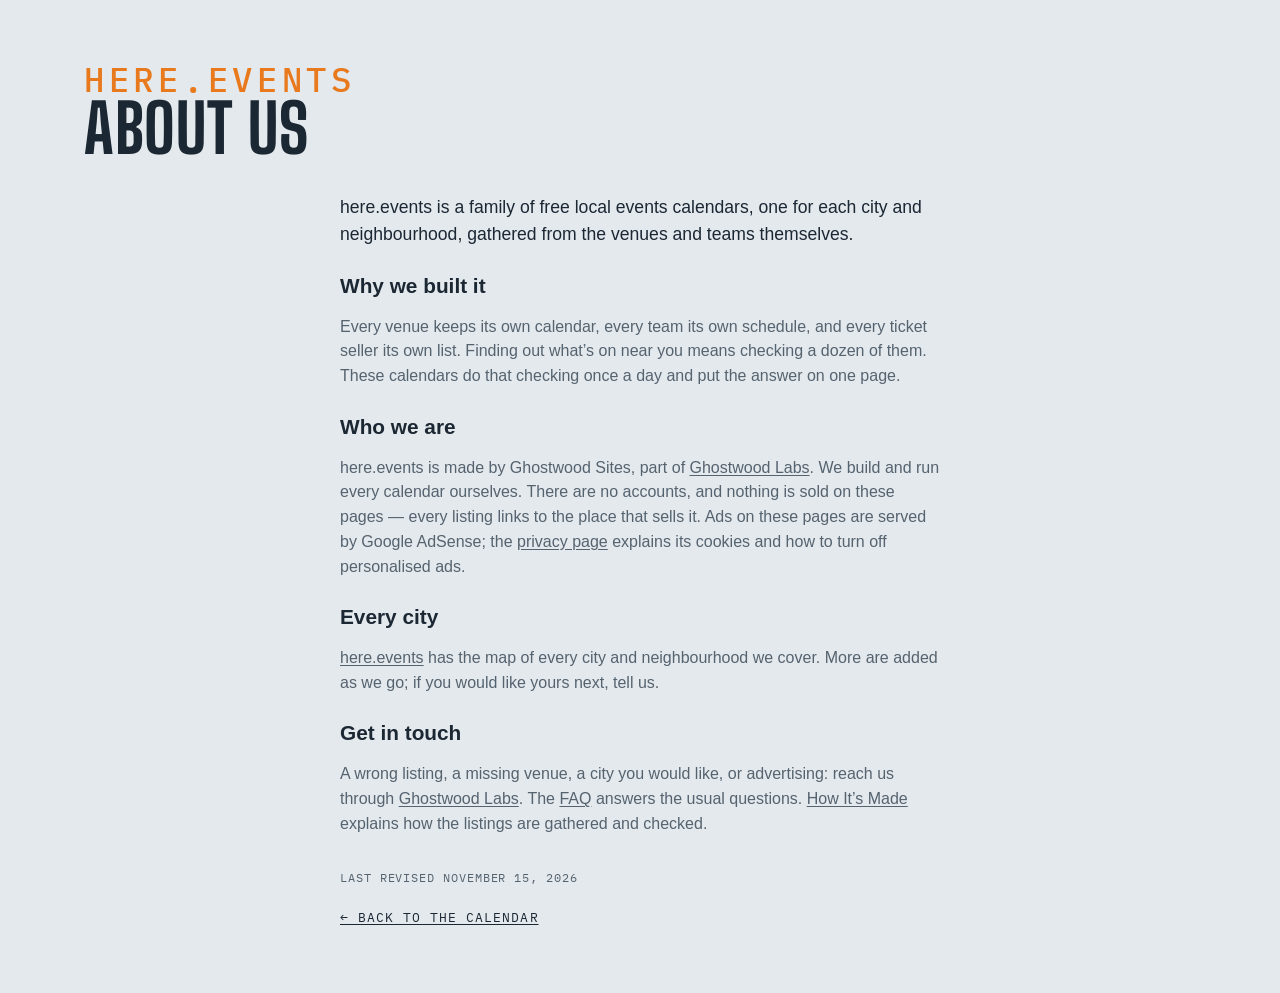
<file: site/about.html>
<!DOCTYPE html>
<html lang="en">
<head>
<meta charset="utf-8">
<meta name="viewport" content="width=device-width, initial-scale=1, viewport-fit=cover">
<meta name="theme-color" media="(prefers-color-scheme: light)" content="#edf1f4">
<meta name="theme-color" media="(prefers-color-scheme: dark)" content="#141a20">
<script>
  try {
    var t = localStorage.getItem('lqa-theme');
    var PHONE = '(max-width: 640px), (pointer: coarse) and (max-height: 500px)';
    if ((t === 'light' || t === 'dark') && !matchMedia(PHONE).matches) document.documentElement.dataset.theme = t;
  } catch (e) { /* no storage — system it is */ }
</script>
<title>About Us — here.events</title>
<meta name="description" content="About here.events: free local events calendars for each city and neighbourhood, gathered from the venues and teams themselves.">
<link rel="canonical" href="https://seattle.here.events/about.html">
<link rel="icon" href="favicon.svg" type="image/svg+xml">
<link rel="preconnect" href="https://fonts.googleapis.com">
<link rel="preconnect" href="https://fonts.gstatic.com" crossorigin>
<link href="https://fonts.googleapis.com/css2?family=Big+Shoulders:opsz,wght@10..72,500;10..72,700&family=IBM+Plex+Mono:wght@400;500&display=swap" rel="stylesheet">
<link rel="stylesheet" href="styles.css?v=__V__">
<script src="city.js?v=__V__"></script>
</head>
<body>

<!-- the Ghostwood Labs mark, drawn once; the masthead and the footer <use> it -->
<svg width="0" height="0" style="position:absolute" aria-hidden="true">
  <symbol id="gw-mark" viewBox="0 0 576 576">
    <g fill="none" stroke="currentColor" stroke-width="24" stroke-linecap="round" stroke-linejoin="round">
      <path d="M300.19 51.03A26 26 0 0 1 275.81 51.03L235.63 29.71A26 26 0 0 0 210.57 30.08L103.63 91.02A26 26 0 0 0 90.5 113.61L90.5 161.4A26 26 0 0 1 77.38 183.98L39.62 205.52A26 26 0 0 0 26.5 228.1L26.5 347.9A26 26 0 0 0 39.62 370.48L77.38 392.02A26 26 0 0 1 90.5 414.6L90.5 462.39A26 26 0 0 0 103.63 484.98L210.57 545.92A26 26 0 0 0 235.63 546.29L275.81 524.97A26 26 0 0 1 300.19 524.97L340.37 546.29A26 26 0 0 0 365.43 545.92L472.37 484.98A26 26 0 0 0 485.5 462.39L485.5 414.6A26 26 0 0 1 498.62 392.02L536.38 370.48A26 26 0 0 0 549.5 347.9L549.5 228.1A26 26 0 0 0 536.38 205.52L498.62 183.98A26 26 0 0 1 485.5 161.4L485.5 113.61A26 26 0 0 0 472.37 91.02L365.43 30.08A26 26 0 0 0 340.37 29.71L300.19 51.03Z"/>
      <path d="M288 57.5L288 177.5"/>
      <path d="M288 518.5L288 403.5"/>
      <path d="M90.5 176.5L144.63 204.58A26 26 0 0 0 169.19 204.26L209.58 181.92A26 26 0 0 0 223 159.17L223 101.5L158.5 137.5"/>
      <path d="M485.5 176.5L431.37 204.58A26 26 0 0 1 406.81 204.26L366.42 181.92A26 26 0 0 1 353 159.17L353 101.5L417.5 137.5"/>
      <path d="M157 211L157 287.5"/>
      <path d="M419 211L419 287.5"/>
      <path d="M90.5 399.5L144.63 371.42A26 26 0 0 1 169.19 371.74L209.58 394.08A26 26 0 0 1 223 416.83L223 474.5L158.5 438.5"/>
      <path d="M485.5 399.5L431.37 371.42A26 26 0 0 0 406.81 371.74L366.42 394.08A26 26 0 0 0 353 416.83L353 474.5L417.5 438.5"/>
      <path d="M26.5 288L92 325.5L92 250.5"/>
      <path d="M549.5 288L484 325.5L484 250.5"/>
    </g>
  </symbol>
</svg>

<!-- About us (Steve, 2026-10-29: "Create an about us section just to the left of FAQ, make it work
     the same"): one shared page for every city, word for word, like the FAQ. Styled by .ad-page. -->
<header class="masthead">
  <div class="masthead-text">
    <p class="eyebrow">here.events</p>
    <h1>About Us</h1>
  </div>
</header>
<main class="ad-page about-page">
  <p class="ad-lead">here.events is a family of free local events calendars, one for each city and neighbourhood, gathered from the venues and teams themselves.</p>

  <h2>Why we built it</h2>
  <p>Every venue keeps its own calendar, every team its own schedule, and every ticket seller its own list. Finding out what’s on near you means checking a dozen of them. These calendars do that checking once a day and put the answer on one page.</p>

  <h2>Who we are</h2>
  <p>here.events is made by Ghostwood Sites, part of <a href="https://ghostwoodlabs.com/" rel="noopener">Ghostwood Labs</a>. We build and run every calendar ourselves. There are no accounts, and nothing is sold on these pages — every listing links to the place that sells it. Ads on these pages are served by Google AdSense; the <a href="https://here.events/privacy/">privacy page</a> explains its cookies and how to turn off personalised ads.</p>

  <h2>Every city</h2>
  <p><a href="https://here.events/">here.events</a> has the map of every city and neighbourhood we cover. More are added as we go; if you would like yours next, tell us.</p>

  <h2>Get in touch</h2>
  <p>A wrong listing, a missing venue, a city you would like, or advertising: reach us through <a href="https://ghostwoodlabs.com/" rel="noopener">Ghostwood Labs</a>. The <a href="faq.html">FAQ</a> answers the usual questions. <a href="how.html">How It’s Made</a> explains how the listings are gathered and checked.</p>

  <p class="ad-revised">Last revised <time datetime="2026-11-15">November 15, 2026</time></p>
  <a class="ad-back" href="./">← Back to the calendar</a>
</main>
</body>
</html>
</file>
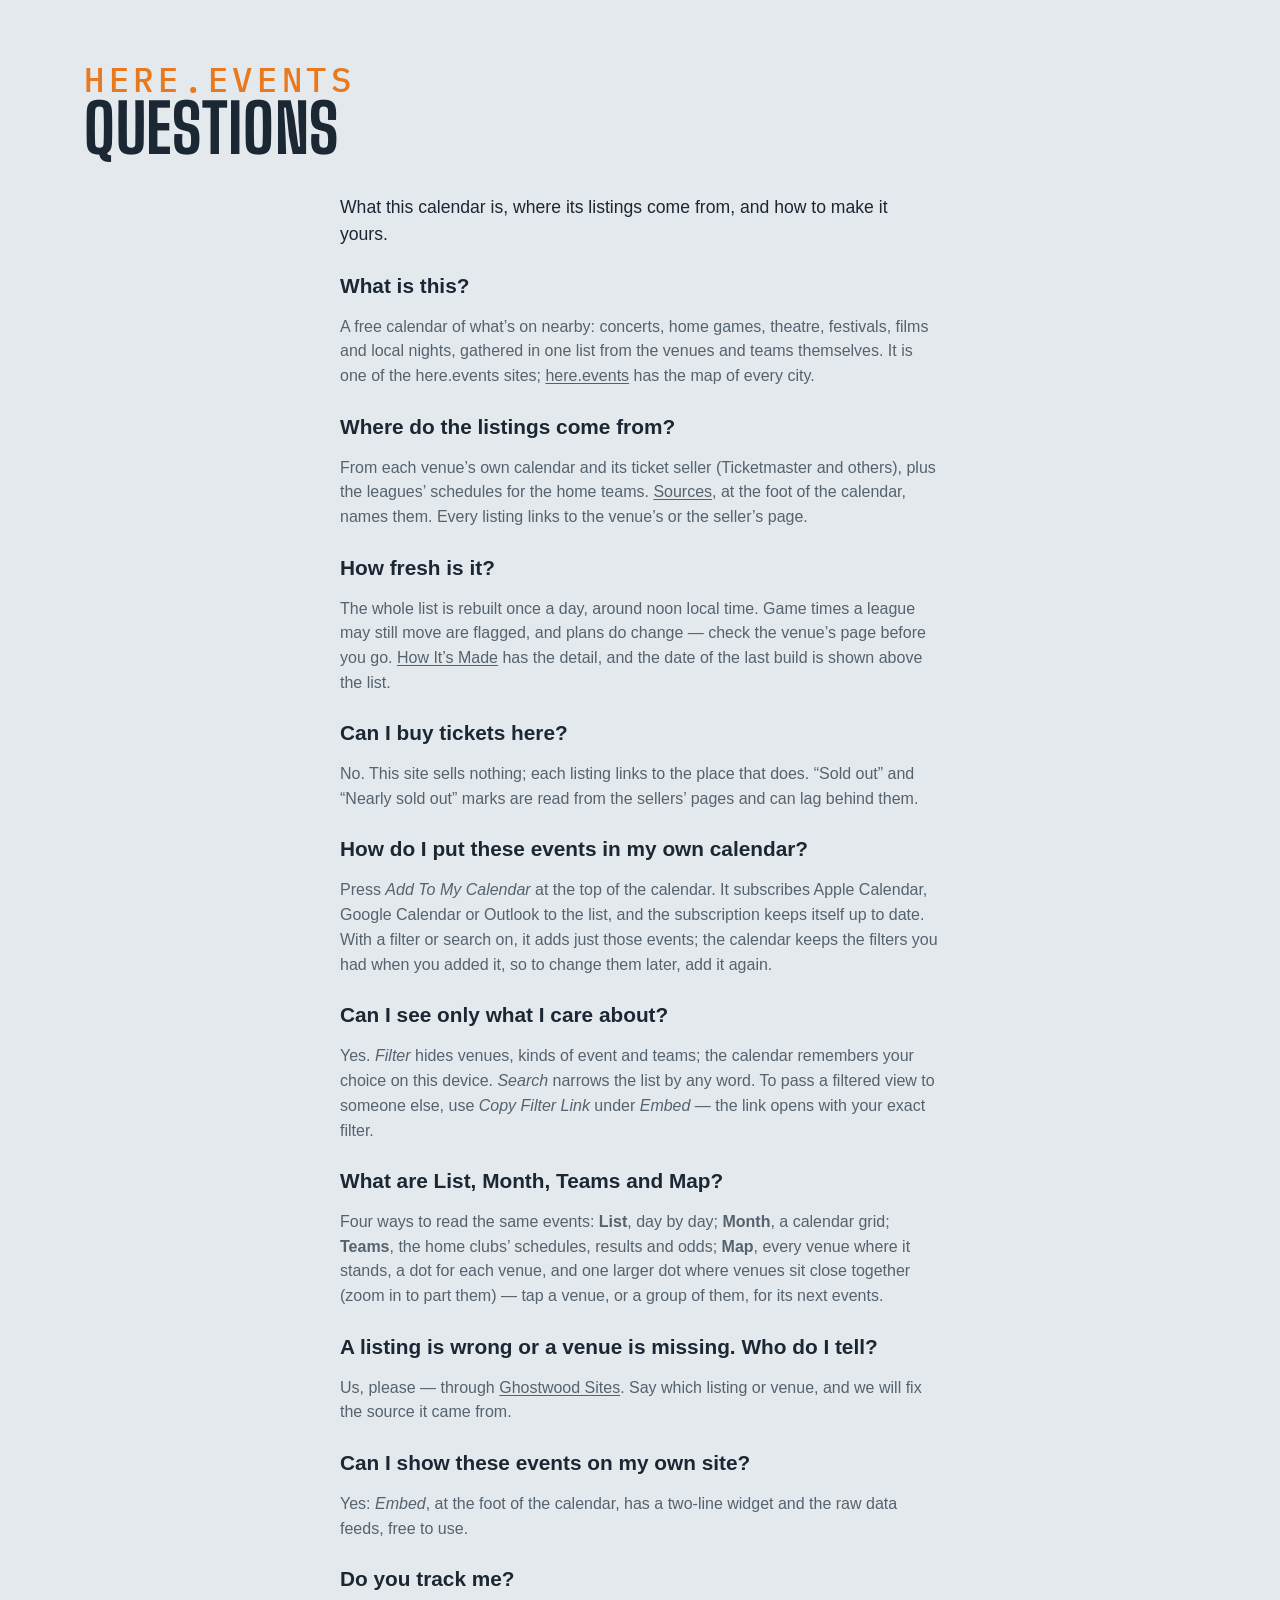
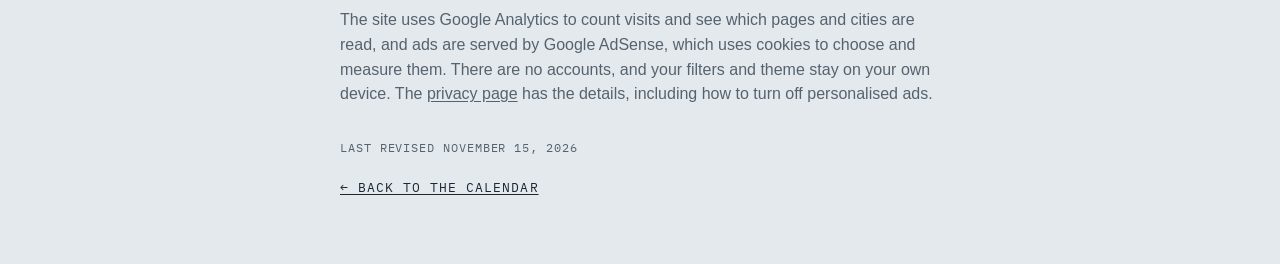
<file: site/faq.html>
<!DOCTYPE html>
<html lang="en">
<head>
<meta charset="utf-8">
<meta name="viewport" content="width=device-width, initial-scale=1, viewport-fit=cover">
<meta name="theme-color" media="(prefers-color-scheme: light)" content="#edf1f4">
<meta name="theme-color" media="(prefers-color-scheme: dark)" content="#141a20">
<script>
  try {
    var t = localStorage.getItem('lqa-theme');
    var PHONE = '(max-width: 640px), (pointer: coarse) and (max-height: 500px)';
    if ((t === 'light' || t === 'dark') && !matchMedia(PHONE).matches) document.documentElement.dataset.theme = t;
  } catch (e) { /* no storage — system it is */ }
</script>
<title>Questions — here.events</title>
<meta name="description" content="Questions about this events calendar: where the listings come from, how fresh they are, and how to put them in your own calendar.">
<link rel="canonical" href="https://seattle.here.events/faq.html">
<link rel="icon" href="favicon.svg" type="image/svg+xml">
<link rel="preconnect" href="https://fonts.googleapis.com">
<link rel="preconnect" href="https://fonts.gstatic.com" crossorigin>
<link href="https://fonts.googleapis.com/css2?family=Big+Shoulders:opsz,wght@10..72,500;10..72,700&family=IBM+Plex+Mono:wght@400;500&display=swap" rel="stylesheet">
<link rel="stylesheet" href="styles.css?v=__V__">
<script src="city.js?v=__V__"></script>
</head>
<body>

<!-- the Ghostwood Labs mark, drawn once; the masthead and the footer <use> it -->
<svg width="0" height="0" style="position:absolute" aria-hidden="true">
  <symbol id="gw-mark" viewBox="0 0 576 576">
    <g fill="none" stroke="currentColor" stroke-width="24" stroke-linecap="round" stroke-linejoin="round">
      <path d="M300.19 51.03A26 26 0 0 1 275.81 51.03L235.63 29.71A26 26 0 0 0 210.57 30.08L103.63 91.02A26 26 0 0 0 90.5 113.61L90.5 161.4A26 26 0 0 1 77.38 183.98L39.62 205.52A26 26 0 0 0 26.5 228.1L26.5 347.9A26 26 0 0 0 39.62 370.48L77.38 392.02A26 26 0 0 1 90.5 414.6L90.5 462.39A26 26 0 0 0 103.63 484.98L210.57 545.92A26 26 0 0 0 235.63 546.29L275.81 524.97A26 26 0 0 1 300.19 524.97L340.37 546.29A26 26 0 0 0 365.43 545.92L472.37 484.98A26 26 0 0 0 485.5 462.39L485.5 414.6A26 26 0 0 1 498.62 392.02L536.38 370.48A26 26 0 0 0 549.5 347.9L549.5 228.1A26 26 0 0 0 536.38 205.52L498.62 183.98A26 26 0 0 1 485.5 161.4L485.5 113.61A26 26 0 0 0 472.37 91.02L365.43 30.08A26 26 0 0 0 340.37 29.71L300.19 51.03Z"/>
      <path d="M288 57.5L288 177.5"/>
      <path d="M288 518.5L288 403.5"/>
      <path d="M90.5 176.5L144.63 204.58A26 26 0 0 0 169.19 204.26L209.58 181.92A26 26 0 0 0 223 159.17L223 101.5L158.5 137.5"/>
      <path d="M485.5 176.5L431.37 204.58A26 26 0 0 1 406.81 204.26L366.42 181.92A26 26 0 0 1 353 159.17L353 101.5L417.5 137.5"/>
      <path d="M157 211L157 287.5"/>
      <path d="M419 211L419 287.5"/>
      <path d="M90.5 399.5L144.63 371.42A26 26 0 0 1 169.19 371.74L209.58 394.08A26 26 0 0 1 223 416.83L223 474.5L158.5 438.5"/>
      <path d="M485.5 399.5L431.37 371.42A26 26 0 0 0 406.81 371.74L366.42 394.08A26 26 0 0 0 353 416.83L353 474.5L417.5 438.5"/>
      <path d="M26.5 288L92 325.5L92 250.5"/>
      <path d="M549.5 288L484 325.5L484 250.5"/>
    </g>
  </symbol>
</svg>

<!-- The FAQ (Steve, 2026-10-28, queued "creating a FAQ page"): one shared page for
     every city, word for word, "here.events" over the heading on every site (Steve,
     2026-10-29: "FAQ doesn't need the city/neighboorhood"). Styled by .ad-page in styles.css, like Advertise. -->
<header class="masthead">
  <div class="masthead-text">
    <p class="eyebrow">here.events</p>
    <h1>Questions</h1>
  </div>
</header>
<main class="ad-page faq-page">
  <p class="ad-lead">What this calendar is, where its listings come from, and how to make it yours.</p>

  <h2>What is this?</h2>
  <p>A free calendar of what’s on nearby: concerts, home games, theatre, festivals, films and local nights, gathered in one list from the venues and teams themselves. It is one of the here.events sites; <a href="https://here.events/">here.events</a> has the map of every city.</p>

  <h2>Where do the listings come from?</h2>
  <p>From each venue’s own calendar and its ticket seller (Ticketmaster and others), plus the leagues’ schedules for the home teams. <a href="sources.html">Sources</a>, at the foot of the calendar, names them. Every listing links to the venue’s or the seller’s page.</p>

  <h2>How fresh is it?</h2>
  <p>The whole list is rebuilt once a day, around noon local time. Game times a league may still move are flagged, and plans do change — check the venue’s page before you go. <a href="how.html">How It’s Made</a> has the detail, and the date of the last build is shown above the list.</p>

  <h2>Can I buy tickets here?</h2>
  <p>No. This site sells nothing; each listing links to the place that does. “Sold out” and “Nearly sold out” marks are read from the sellers’ pages and can lag behind them.</p>

  <h2>How do I put these events in my own calendar?</h2>
  <p>Press <em>Add To My Calendar</em> at the top of the calendar. It subscribes Apple Calendar, Google Calendar or Outlook to the list, and the subscription keeps itself up to date. With a filter or search on, it adds just those events; the calendar keeps the filters you had when you added it, so to change them later, add it again.</p>

  <h2>Can I see only what I care about?</h2>
  <p>Yes. <em>Filter</em> hides venues, kinds of event and teams; the calendar remembers your choice on this device. <em>Search</em> narrows the list by any word. To pass a filtered view to someone else, use <em>Copy Filter Link</em> under <em>Embed</em> — the link opens with your exact filter.</p>

  <h2>What are List, Month, Teams and Map?</h2>
  <p>Four ways to read the same events: <strong>List</strong>, day by day; <strong>Month</strong>, a calendar grid; <strong>Teams</strong>, the home clubs’ schedules, results and odds; <strong>Map</strong>, every venue where it stands, a dot for each venue, and one larger dot where venues sit close together (zoom in to part them) — tap a venue, or a group of them, for its next events.</p>

  <h2>A listing is wrong or a venue is missing. Who do I tell?</h2>
  <p>Us, please — through <a href="https://ghostwoodlabs.com/" rel="noopener">Ghostwood Sites</a>. Say which listing or venue, and we will fix the source it came from.</p>

  <h2>Can I show these events on my own site?</h2>
  <p>Yes: <em>Embed</em>, at the foot of the calendar, has a two-line widget and the raw data feeds, free to use.</p>

  <h2>Do you track me?</h2>
  <p>The site uses Google Analytics to count visits and see which pages and cities are read, and ads are served by Google AdSense, which uses cookies to choose and measure them. There are no accounts, and your filters and theme stay on your own device. The <a href="https://here.events/privacy/">privacy page</a> has the details, including how to turn off personalised ads.</p>

  <p class="ad-revised">Last revised <time datetime="2026-11-15">November 15, 2026</time></p>
  <a class="ad-back" href="./">← Back to the calendar</a>
</main>
</body>
</html>
</file>
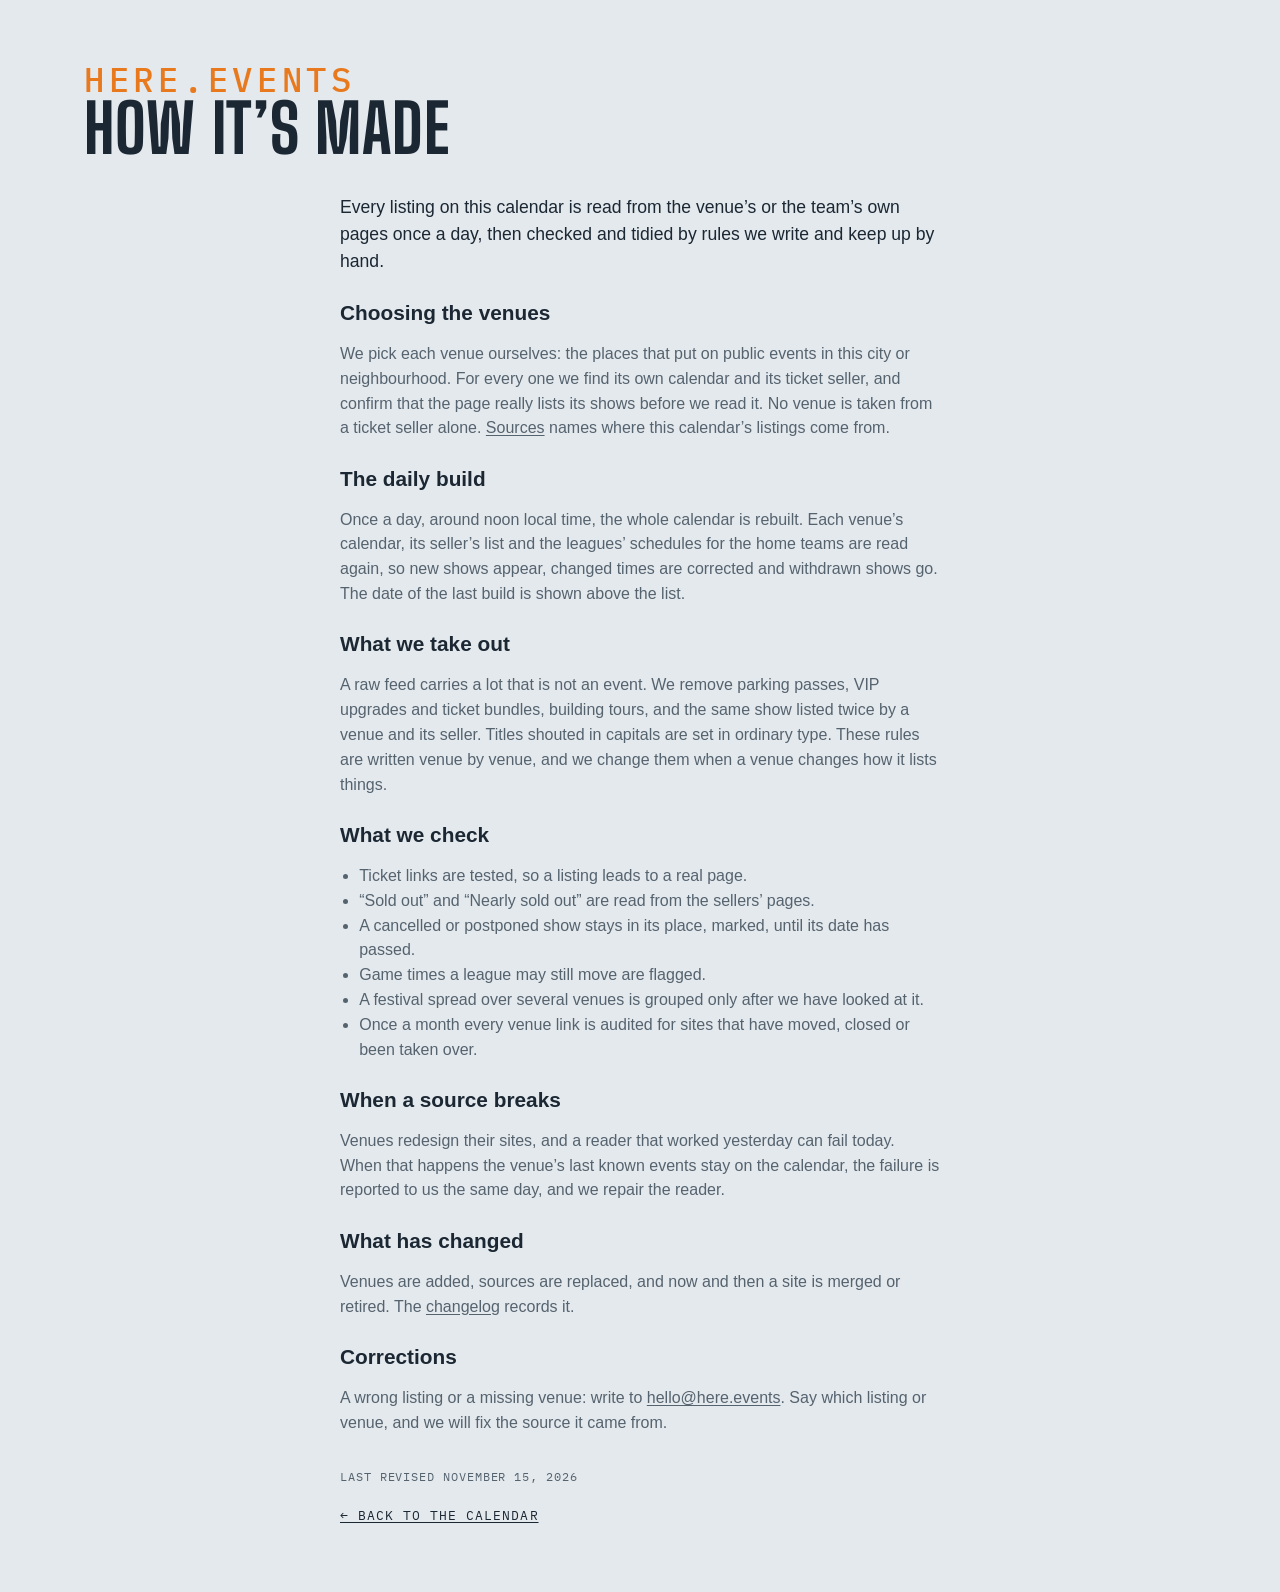
<file: site/how.html>
<!DOCTYPE html>
<html lang="en">
<head>
<meta charset="utf-8">
<meta name="viewport" content="width=device-width, initial-scale=1, viewport-fit=cover">
<meta name="theme-color" media="(prefers-color-scheme: light)" content="#edf1f4">
<meta name="theme-color" media="(prefers-color-scheme: dark)" content="#141a20">
<script>
  try {
    var t = localStorage.getItem('lqa-theme');
    var PHONE = '(max-width: 640px), (pointer: coarse) and (max-height: 500px)';
    if ((t === 'light' || t === 'dark') && !matchMedia(PHONE).matches) document.documentElement.dataset.theme = t;
  } catch (e) {}
</script>
<title>How This Calendar Is Made — here.events</title>
<meta name="description" content="How the here.events calendars are made: which venues are chosen, what is read each day, what is taken out by hand, and what is checked before a listing is published.">
<link rel="canonical" href="https://seattle.here.events/how.html">
<link rel="icon" href="favicon.svg" type="image/svg+xml">
<link rel="preconnect" href="https://fonts.googleapis.com">
<link rel="preconnect" href="https://fonts.gstatic.com" crossorigin>
<link href="https://fonts.googleapis.com/css2?family=Big+Shoulders:opsz,wght@10..72,500;10..72,700&family=IBM+Plex+Mono:wght@400;500&display=swap" rel="stylesheet">
<link rel="stylesheet" href="styles.css?v=__V__">
<script src="city.js?v=__V__"></script>
</head>
<body>

<svg width="0" height="0" style="position:absolute" aria-hidden="true">
  <symbol id="gw-mark" viewBox="0 0 576 576">
    <g fill="none" stroke="currentColor" stroke-width="24" stroke-linecap="round" stroke-linejoin="round">
      <path d="M300.19 51.03A26 26 0 0 1 275.81 51.03L235.63 29.71A26 26 0 0 0 210.57 30.08L103.63 91.02A26 26 0 0 0 90.5 113.61L90.5 161.4A26 26 0 0 1 77.38 183.98L39.62 205.52A26 26 0 0 0 26.5 228.1L26.5 347.9A26 26 0 0 0 39.62 370.48L77.38 392.02A26 26 0 0 1 90.5 414.6L90.5 462.39A26 26 0 0 0 103.63 484.98L210.57 545.92A26 26 0 0 0 235.63 546.29L275.81 524.97A26 26 0 0 1 300.19 524.97L340.37 546.29A26 26 0 0 0 365.43 545.92L472.37 484.98A26 26 0 0 0 485.5 462.39L485.5 414.6A26 26 0 0 1 498.62 392.02L536.38 370.48A26 26 0 0 0 549.5 347.9L549.5 228.1A26 26 0 0 0 536.38 205.52L498.62 183.98A26 26 0 0 1 485.5 161.4L485.5 113.61A26 26 0 0 0 472.37 91.02L365.43 30.08A26 26 0 0 0 340.37 29.71L300.19 51.03Z"/>
      <path d="M288 57.5L288 177.5"/>
      <path d="M288 518.5L288 403.5"/>
      <path d="M90.5 176.5L144.63 204.58A26 26 0 0 0 169.19 204.26L209.58 181.92A26 26 0 0 0 223 159.17L223 101.5L158.5 137.5"/>
      <path d="M485.5 176.5L431.37 204.58A26 26 0 0 1 406.81 204.26L366.42 181.92A26 26 0 0 1 353 159.17L353 101.5L417.5 137.5"/>
      <path d="M157 211L157 287.5"/>
      <path d="M419 211L419 287.5"/>
      <path d="M90.5 399.5L144.63 371.42A26 26 0 0 1 169.19 371.74L209.58 394.08A26 26 0 0 1 223 416.83L223 474.5L158.5 438.5"/>
      <path d="M485.5 399.5L431.37 371.42A26 26 0 0 0 406.81 371.74L366.42 394.08A26 26 0 0 0 353 416.83L353 474.5L417.5 438.5"/>
      <path d="M26.5 288L92 325.5L92 250.5"/>
      <path d="M549.5 288L484 325.5L484 250.5"/>
    </g>
  </symbol>
</svg>

<header class="masthead">
  <div class="masthead-text">
    <p class="eyebrow">here.events</p>
    <h1>How It’s Made</h1>
  </div>
</header>
<main class="ad-page how-page">
  <p class="ad-lead">Every listing on this calendar is read from the venue’s or the team’s own pages once a day, then checked and tidied by rules we write and keep up by hand.</p>

  <h2>Choosing the venues</h2>
  <p>We pick each venue ourselves: the places that put on public events in this city or neighbourhood. For every one we find its own calendar and its ticket seller, and confirm that the page really lists its shows before we read it. No venue is taken from a ticket seller alone. <a href="sources.html">Sources</a> names where this calendar’s listings come from.</p>

  <h2>The daily build</h2>
  <p>Once a day, around noon local time, the whole calendar is rebuilt. Each venue’s calendar, its seller’s list and the leagues’ schedules for the home teams are read again, so new shows appear, changed times are corrected and withdrawn shows go. The date of the last build is shown above the list.</p>

  <h2>What we take out</h2>
  <p>A raw feed carries a lot that is not an event. We remove parking passes, VIP upgrades and ticket bundles, building tours, and the same show listed twice by a venue and its seller. Titles shouted in capitals are set in ordinary type. These rules are written venue by venue, and we change them when a venue changes how it lists things.</p>

  <h2>What we check</h2>
  <ul>
    <li>Ticket links are tested, so a listing leads to a real page.</li>
    <li>“Sold out” and “Nearly sold out” are read from the sellers’ pages.</li>
    <li>A cancelled or postponed show stays in its place, marked, until its date has passed.</li>
    <li>Game times a league may still move are flagged.</li>
    <li>A festival spread over several venues is grouped only after we have looked at it.</li>
    <li>Once a month every venue link is audited for sites that have moved, closed or been taken over.</li>
  </ul>

  <h2>When a source breaks</h2>
  <p>Venues redesign their sites, and a reader that worked yesterday can fail today. When that happens the venue’s last known events stay on the calendar, the failure is reported to us the same day, and we repair the reader.</p>

  <h2>What has changed</h2>
  <p>Venues are added, sources are replaced, and now and then a site is merged or retired. The <a href="https://here.events/changelog/">changelog</a> records it.</p>

  <h2>Corrections</h2>
  <p>A wrong listing or a missing venue: write to <a href="mailto:hello@here.events">hello@here.events</a>. Say which listing or venue, and we will fix the source it came from.</p>

  <p class="ad-revised">Last revised <time datetime="2026-11-15">November 15, 2026</time></p>
  <a class="ad-back" href="./">← Back to the calendar</a>
</main>
</body>
</html>
</file>
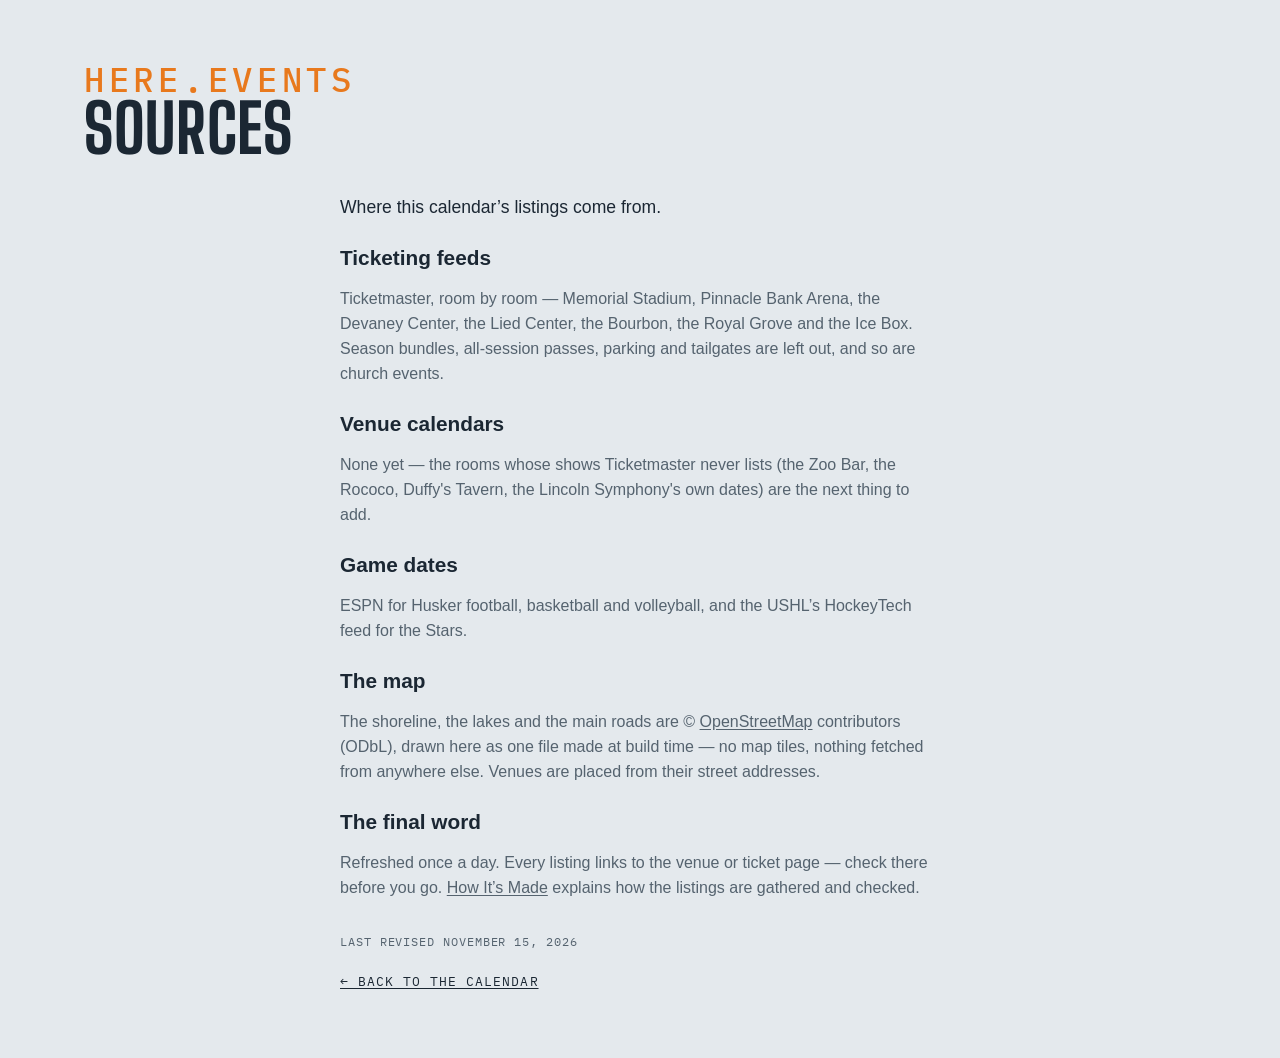
<file: site/sources.html>
<!DOCTYPE html>
<html lang="en">
<head>
<meta charset="utf-8">
<meta name="viewport" content="width=device-width, initial-scale=1, viewport-fit=cover">
<meta name="theme-color" media="(prefers-color-scheme: light)" content="#edf1f4">
<meta name="theme-color" media="(prefers-color-scheme: dark)" content="#141a20">
<script>
  try {
    var t = localStorage.getItem('lqa-theme');
    var PHONE = '(max-width: 640px), (pointer: coarse) and (max-height: 500px)';
    if ((t === 'light' || t === 'dark') && !matchMedia(PHONE).matches) document.documentElement.dataset.theme = t;
  } catch (e) { /* no storage — system it is */ }
</script>
<title>Sources — here.events</title>
<meta name="description" content="Where this events calendar’s listings come from: the ticket sellers, the venues’ own calendars and the leagues’ schedules.">
<link rel="icon" href="favicon.svg" type="image/svg+xml">
<link rel="preconnect" href="https://fonts.googleapis.com">
<link rel="preconnect" href="https://fonts.gstatic.com" crossorigin>
<link href="https://fonts.googleapis.com/css2?family=Big+Shoulders:opsz,wght@10..72,500;10..72,700&family=IBM+Plex+Mono:wght@400;500&display=swap" rel="stylesheet">
<link rel="stylesheet" href="styles.css?v=__V__">
<script src="city.js?v=__V__"></script>
</head>
<body>

<!-- the Ghostwood Labs mark, drawn once; the masthead and the footer <use> it -->
<svg width="0" height="0" style="position:absolute" aria-hidden="true">
  <symbol id="gw-mark" viewBox="0 0 576 576">
    <g fill="none" stroke="currentColor" stroke-width="24" stroke-linecap="round" stroke-linejoin="round">
      <path d="M300.19 51.03A26 26 0 0 1 275.81 51.03L235.63 29.71A26 26 0 0 0 210.57 30.08L103.63 91.02A26 26 0 0 0 90.5 113.61L90.5 161.4A26 26 0 0 1 77.38 183.98L39.62 205.52A26 26 0 0 0 26.5 228.1L26.5 347.9A26 26 0 0 0 39.62 370.48L77.38 392.02A26 26 0 0 1 90.5 414.6L90.5 462.39A26 26 0 0 0 103.63 484.98L210.57 545.92A26 26 0 0 0 235.63 546.29L275.81 524.97A26 26 0 0 1 300.19 524.97L340.37 546.29A26 26 0 0 0 365.43 545.92L472.37 484.98A26 26 0 0 0 485.5 462.39L485.5 414.6A26 26 0 0 1 498.62 392.02L536.38 370.48A26 26 0 0 0 549.5 347.9L549.5 228.1A26 26 0 0 0 536.38 205.52L498.62 183.98A26 26 0 0 1 485.5 161.4L485.5 113.61A26 26 0 0 0 472.37 91.02L365.43 30.08A26 26 0 0 0 340.37 29.71L300.19 51.03Z"/>
      <path d="M288 57.5L288 177.5"/>
      <path d="M288 518.5L288 403.5"/>
      <path d="M90.5 176.5L144.63 204.58A26 26 0 0 0 169.19 204.26L209.58 181.92A26 26 0 0 0 223 159.17L223 101.5L158.5 137.5"/>
      <path d="M485.5 176.5L431.37 204.58A26 26 0 0 1 406.81 204.26L366.42 181.92A26 26 0 0 1 353 159.17L353 101.5L417.5 137.5"/>
      <path d="M157 211L157 287.5"/>
      <path d="M419 211L419 287.5"/>
      <path d="M90.5 399.5L144.63 371.42A26 26 0 0 1 169.19 371.74L209.58 394.08A26 26 0 0 1 223 416.83L223 474.5L158.5 438.5"/>
      <path d="M485.5 399.5L431.37 371.42A26 26 0 0 0 406.81 371.74L366.42 394.08A26 26 0 0 0 353 416.83L353 474.5L417.5 438.5"/>
      <path d="M26.5 288L92 325.5L92 250.5"/>
      <path d="M549.5 288L484 325.5L484 250.5"/>
    </g>
  </symbol>
</svg>

<!-- The sources (Steve, 2026-10-29: "make it work like FAQ"): moved here from the footer's
     floating panel. "here.events" over the heading like the FAQ, but the text below is this
     city's own — each city keeps its own sources.html. Styled by .ad-page in styles.css. -->
<header class="masthead">
  <div class="masthead-text">
    <p class="eyebrow">here.events</p>
    <h1>Sources</h1>
  </div>
</header>
<main class="ad-page sources-page">
  <p class="ad-lead">Where this calendar’s listings come from.</p>

  <h2>Ticketing feeds</h2>
  <p>Ticketmaster, room by room — Memorial Stadium, Pinnacle Bank Arena, the Devaney Center, the Lied Center, the Bourbon, the Royal Grove and the Ice Box. Season bundles, all-session passes, parking and tailgates are left out, and so are church events.</p>

  <h2>Venue calendars</h2>
  <p>None yet — the rooms whose shows Ticketmaster never lists (the Zoo Bar, the Rococo, Duffy's Tavern, the Lincoln Symphony's own dates) are the next thing to add.</p>

  <h2>Game dates</h2>
  <p>ESPN for Husker football, basketball and volleyball, and the USHL’s HockeyTech feed for the Stars.</p>

  <h2>The map</h2>
  <p>The shoreline, the lakes and the main roads are © <a href="https://www.openstreetmap.org/copyright" target="_blank" rel="noopener">OpenStreetMap</a> contributors (ODbL), drawn here as one file made at build time — no map tiles, nothing fetched from anywhere else. Venues are placed from their street addresses.</p>

  <h2>The final word</h2>
  <p>Refreshed once a day. Every listing links to the venue or ticket page — check there before you go. <a href="how.html">How It’s Made</a> explains how the listings are gathered and checked.</p>

  <p class="ad-revised">Last revised <time datetime="2026-11-15">November 15, 2026</time></p>
  <a class="ad-back" href="./">← Back to the calendar</a>
</main>
</body>
</html>
</file>
<file: site/styles.css>
/* Lower Queen Anne Events — overcast-sky palette, marquee display type. */

:root {
  --sky: #e4e9ed;        /* overcast paper (a step down from #edf1f4, Steve 2026-10-12: "a little less glaring") */
  --mist: #f7f9fb;       /* card surface (was pure white) */
  --ink: #1b2733;        /* Puget ink */
  --ink-soft: #55636f;
  --ink-bright: #1b2733; /* the logo: pure white in the dark palette, ink here */
  --line: #c3ccd4;
  --gold: #e8791d;       /* Space Needle "Galaxy Gold" */
  --gold-soft: #fbe9d8;
  /* Color coding is muted (a step back from the pure primaries) and each
     group keeps to its own family so a dot or stripe reads as what it is:
     venues are cool (blue → violet → teal), event types are warm (yellow →
     orange → red → pink). */
  /* venue hues (chips, grid ticks, agenda tags): a sweep from teal through
     blue and violet to magenta, neighbors alternating light and dark */
  /* all three families sit a step back from the pure primaries: the same
     hues, less glare, so the stripes and ticks read after the titles */
  --v-libertyfirst: #4a9e2e; --v-slowdown: #332e9e; --v-waitingroom: #9e532e; --v-werner: #2e9e74; --v-morrison: #952e9e; --v-memorial: #879e2e;
  --v-pinnacle: #2e669e; --v-devaney: #9e2e45; --v-lied: #2e9e37; --v-bourbon: #582e9e; --v-royalgrove: #9e792e; --v-icebox: #2e9e9a;
  --venue-text: 72%;     /* how much of the venue hue the card's venue label keeps (light mode) */
  --tint: 26%;           /* the venue wash behind a series card (light mode; 13% in the dark palette) */
  --row-a: #f3f6f8; --row-b: #d6dde3; /* the list's rows alternate light and dark grey; only a series keeps its venue's hue (Steve, 2026-10-20) */
  /* event-type hues (calendar ticks, agenda right edge): concerts salmon and
     arts crimson keep clear of the brand orange; movies slate = "quiet" */
  --t-concert: #d9664f;
  --t-sports: #d4b106;
  --t-arts: #b8303f;
  --t-movie: #7a8a99;
  --t-community: #d63f9c;
  --t-expo: #2a9d8f;      /* conventions & expos: turquoise, the one hue the types didn't use */
  --t-bar: #c28a12;       /* bar nights: amber, an ale between the sports yellow and concert salmon */
  --alert: #e02b26;       /* cancelled / postponed notes: plain bright red */
  --barh-base: 3.4rem;   /* the pinned filter bar's height (chips 2.25rem + padding) */
  --titleh: 1.7rem;      /* the bar's title line (1.2rem + .5rem gap), added while scrolled */
  --barh: var(--barh-base); /* what the sticky things below the bar offset by */
  --rule: color-mix(in srgb, var(--line), var(--ink-soft)); /* list dividers: a step brighter than --line */
  /* the scorebug (the live game block, .tf-bug): a light panel in this theme, the broadcast's charcoal in the dark one (Steve, 2026-10-12: the charcoal panel on the light card looked bad) */
  --bug-bg: #f9fafb; --bug-frame: #c9d2da; --bug-ink: #1b2733; --bug-soft: #55636f; --bug-dim: #7c8894; --bug-rowline: #d5dce3; --bug-off: #b3bcc5; --bug-muted: #6b7784; --bug-score-bg: #ffffff; --bug-shadow: rgba(15, 25, 35, .10); --bug-redzone: #c8261f;
  --bug-bw: 1px; --frame: var(--line); --frame-w: 1px; /* the game block's frame and the bug's rules: hairlines in the card's line colour here, the 2px broadcast frame in the dark theme (Steve, 2026-10-12: "soften … the borders in general") */
  --cell-mix: 22%; --cell-ink: var(--ink); --cell-bar: 4px; --cell-shadow: none; /* the bug's team cells: a wash of the club colour with a bar of it at the left and ink type, instead of the solid cell ("soften the colors here") */
  --tick-mix: var(--ink); --tick-pct: 65%; /* the refresh countdown ring: the club's colour mixed toward ink here, toward white on the dark ground (the mix itself is written in the .tf-refresh rule: a token holding var(--team-2) would resolve here on :root, where no club colour exists, and come out empty) */
  --dot: color-mix(in srgb, var(--ink-soft) 40%, transparent); /* the dotted underline under the watch strip's links */
  --display: "Big Shoulders", "Arial Narrow", sans-serif;
  --body: -apple-system, BlinkMacSystemFont, "Segoe UI", "Helvetica Neue", sans-serif;
  --mono: "IBM Plex Mono", ui-monospace, Menlo, monospace;
}
/* Dark palette. Applies when the system prefers dark and the visitor hasn't
   picked Light, or whenever they've picked Dark (the toggle sets
   data-theme on <html>; "system" leaves it unset). The two blocks must
   stay identical — CSS has no way to give one ruleset two unrelated
   conditions. */
@media (prefers-color-scheme: dark) {
  :root:not([data-theme="light"]) {
    color-scheme: dark;
    --sky: #141a20; --mist: #1d252e; --ink: #e8edf1; --ink-soft: #9aa7b2; --ink-bright: #ffffff;
    --line: #333f4a; --gold: #f08a33; --gold-soft: #3a2a1a;
    --v-libertyfirst: #9fea86; --v-slowdown: #8a86ea; --v-waitingroom: #eaa786; --v-werner: #86eac4; --v-morrison: #e186ea; --v-memorial: #d5ea86;
    --v-pinnacle: #86b7ea; --v-devaney: #ea869a; --v-lied: #86ea8e; --v-bourbon: #ab86ea; --v-royalgrove: #eac886; --v-icebox: #86eae6;
    --venue-text: 100%; --tint: 13%;
    --row-a: #1e252c; --row-b: #2c343c;
    --t-concert: #f0806a; --t-sports: #f2d21b; --t-arts: #d63a4f;
    --t-movie: #8b9db0; --t-community: #e660a8; --t-expo: #4fd1c5; --t-bar: #e3ad3c; --alert: #ff4b3e;
    --bug-bg: #2b2d30; --bug-frame: #c9cdd2; --bug-ink: #f4f4f4; --bug-soft: #d5d8dc; --bug-dim: #b9bec4; --bug-rowline: #5c6167; --bug-off: #6a6d72; --bug-muted: #4a4f56; --bug-score-bg: #fafafa; --bug-shadow: rgba(0, 0, 0, .35); --bug-redzone: #ff7b7b;
  --bug-bw: 2px; --frame: var(--ink-soft); --frame-w: 2px; --cell-mix: 100%; --cell-ink: #fff; --cell-bar: 0px; --cell-shadow: 0 1px 2px rgba(0, 0, 0, .5);
    --bug-bw: 2px; --frame: var(--ink-soft); --frame-w: 2px; --cell-mix: 100%; --cell-ink: #fff; --cell-bar: 0px; --cell-shadow: 0 1px 2px rgba(0, 0, 0, .5);
    --tick-mix: white; --tick-pct: 45%;
    --dot: color-mix(in srgb, var(--ink-soft) 60%, transparent);
  }
}
:root[data-theme="dark"] {
  color-scheme: dark;
  --sky: #141a20; --mist: #1d252e; --ink: #e8edf1; --ink-soft: #9aa7b2; --ink-bright: #ffffff;
  --line: #333f4a; --gold: #f08a33; --gold-soft: #3a2a1a;
  --v-libertyfirst: #9fea86; --v-slowdown: #8a86ea; --v-waitingroom: #eaa786; --v-werner: #86eac4; --v-morrison: #e186ea; --v-memorial: #d5ea86;
  --v-pinnacle: #86b7ea; --v-devaney: #ea869a; --v-lied: #86ea8e; --v-bourbon: #ab86ea; --v-royalgrove: #eac886; --v-icebox: #86eae6;
  --venue-text: 100%; --tint: 13%;
  --row-a: #1e252c; --row-b: #2c343c;
  --t-concert: #f0806a; --t-sports: #f2d21b; --t-arts: #d63a4f;
  --t-movie: #8b9db0; --t-community: #e660a8; --t-expo: #4fd1c5; --t-bar: #e3ad3c; --alert: #ff4b3e;
  --bug-bg: #2b2d30; --bug-frame: #c9cdd2; --bug-ink: #f4f4f4; --bug-soft: #d5d8dc; --bug-dim: #b9bec4; --bug-rowline: #5c6167; --bug-off: #6a6d72; --bug-muted: #4a4f56; --bug-score-bg: #fafafa; --bug-shadow: rgba(0, 0, 0, .35); --bug-redzone: #ff7b7b;
  --tick-mix: white; --tick-pct: 45%;
  --dot: color-mix(in srgb, var(--ink-soft) 60%, transparent);
}
:root[data-theme="light"] { color-scheme: light; }

* { box-sizing: border-box; }
html { scroll-behavior: smooth; overflow-x: clip; } /* clip: the footer bleeds to the viewport edges */
@media (prefers-reduced-motion: reduce) { html { scroll-behavior: auto; } }
/* the page is 62rem wide, and steps wider on big screens so event names
   get a single line: the calendar column is fixed, so all of the extra
   width goes to the cards (the footer line follows) */
:root { --pagew: 62rem; }
@media (min-width: 1180px) { :root { --pagew: 72rem; } }
@media (min-width: 1360px) { :root { --pagew: 80rem; } }
body {
  /* no bottom padding: the sticky footer is the page's last thing, and any
     padding here would show as a blank band under it once the list is short.
     A column flex at least a viewport tall, so a short page (the Teams view
     with one team) still puts the footer at the bottom edge */
  display: flex; flex-direction: column; min-height: 100vh; min-height: 100dvh;
  margin: 0 auto; padding: 0 1.25rem; max-width: var(--pagew);
  background: var(--sky); color: var(--ink);
  font: 16px/1.55 var(--body);
}
/* flex items refuse to shrink below their content's minimum width, so one
   unwrappable line (a TV listing, the compact bar's title) would push a whole
   section past a phone's edge; let them shrink like blocks */
body > * { min-width: 0; }
a { color: inherit; text-underline-offset: 2px; }
:focus-visible { outline: 2px solid var(--ink-soft); outline-offset: 2px; }

/* ---- masthead ---- */
.masthead {
  display: flex; flex-wrap: wrap; gap: 1.5rem; align-items: flex-end;
  justify-content: space-between; padding: 2.5rem 0 1rem;
}
.eyebrow {
  font-family: var(--mono); font-size: .8rem; letter-spacing: .12em;
  text-transform: uppercase; color: var(--gold); margin: 0 0 .3rem;
}
h1 {
  font-family: var(--display); font-weight: 700; font-size: clamp(2.6rem, 7vw, 4.2rem);
  line-height: .92; text-transform: uppercase; letter-spacing: .01em; margin: 0;
}
.masthead-text { min-width: 0; max-width: 100%; } /* a flex item would grow to its widest line and push past a phone's edge */
/* "More Cities" (See All until 2026-10-13, Other Places until 2026-10-18): the pill before the theme pill, to the same map (Steve, 2026-10-12); in the pinned bar the chip's text folds away and the map glyph stays */
/* Add To My Calendar: the first of the masthead's tools (Steve, 2026-10-26, "should move here" — beside More Cities; in the bar from 2026-09-16 until then), sized like the More Cities pill beside it */
.masthead-tools #subscribeBtn { order: 3; display: inline-flex; align-items: center; gap: .45rem; min-height: calc(1.7rem + 8px); padding: 0 .95em; }
.masthead-tools #subscribeBtn svg { width: 1rem; height: 1rem; flex: none; }
.masthead-tools #subscribeBtn:hover { border-color: var(--ink-soft); }
.bar-title .masthead-tools #subscribeBtn { min-height: 1.7rem; padding: 0 .5em; } /* icon-only in the title line, like the pill (the label rule is .bar-title .masthead-tools .chip span) */
.masthead-tools .see-all { order: 4; display: inline-flex; align-items: center; gap: .45rem; min-height: calc(1.7rem + 8px); padding: 0 .95em; text-decoration: none; }
.masthead-tools .see-all svg { width: 1rem; height: 1rem; fill: none; stroke: currentColor; stroke-width: 1.6; stroke-linejoin: round; stroke-linecap: round; }
.masthead-tools .see-all:hover { border-color: var(--ink-soft); }
.bar-title .masthead-tools .see-all { min-height: 1.7rem; padding: 0 .5em; }
/* the mark and the name as one thing: the mark stretches to the text's
   height (eyebrow + title) and keeps square, in the footer mark's white */
.masthead { --mast-title: clamp(2.6rem, 7vw, 4.2rem); } /* the title's size; the eyebrow and the mark are cut from it */
.masthead h1 { font-size: var(--mast-title); }
/* the picture (Steve, 2026-09-21: line art, the Needle's crown the focus):
   the top of the Space Needle from the Highsmith aerial, traced to single
   smooth lines at build (a gradient-magnitude pass over the photo, see the
   memory note), a 4.5:1 window from the spire tip to the Queen Anne treeline
   with the Needle centred and the Cascades ridge behind
   (design/lqa-masthead-lines-gen.py). The
   drawing is a luminance mask (masthead-lines.png, white = line) over a box
   of ink, so the lines are the palette's own ink in either theme. A band
   behind the masthead, the Needle toward the right, dissolving into the page
   on every side — no hard edge where the art stops (Steve, 2026-09-21) */
.masthead { min-height: 11rem; overflow: hidden; isolation: isolate; } /* a slim band (Steve, 2026-09-20: minimal) */
.masthead-photo { /* the drawing fills the gap between the name and the theme pill (Steve, 2026-10-05: "in all the modes try to make it fill this space"): a flex item between them, as tall as the band (the negative margins reach over the band's padding) */
  order: 1; flex: 1 1 0; align-self: stretch; min-width: 0; z-index: -1;
  margin: -2.5rem 0 -1rem; pointer-events: none;
  background: #fff; opacity: .9; /* white lines on the dark palette, black on the light one (Steve: "white and black with antialiasing") */
  -webkit-mask-image: url(masthead-lines.png), linear-gradient(to right, transparent 0%, #000 10%, #000 92%, transparent 100%), linear-gradient(to bottom, #000 0%, #000 58%, transparent 100%);
  mask-image: url(masthead-lines.png), linear-gradient(to right, transparent 0%, #000 10%, #000 92%, transparent 100%), linear-gradient(to bottom, #000 0%, #000 58%, transparent 100%);
  -webkit-mask-size: auto 100%, 100% 100%, 100% 100%; mask-size: auto 100%, 100% 100%, 100% 100%; /* the drawing at the band's height, however wide the gap: the Needle stays whole, the ridge beside it shows as far as the gap allows */
  -webkit-mask-position: 50% 0%, 0 0, 0 0; mask-position: 50% 0%, 0 0, 0 0; /* the Needle is at the drawing's centre, so its spire is the centre of the gap at every width (Steve, 2026-10-05: "make the center the top of the needle") */
  -webkit-mask-repeat: no-repeat; mask-repeat: no-repeat;
  mask-mode: luminance, alpha, alpha;
  -webkit-mask-composite: source-in; mask-composite: intersect;
}
.masthead-tools { order: 2; }
:root[data-theme="light"] .masthead-photo { background: #000; opacity: .7; }
@media (prefers-color-scheme: light) { :root:not([data-theme="dark"]) .masthead-photo { background: #000; opacity: .7; } }
.masthead-text { position: relative; }
.masthead .eyebrow { font-size: calc(var(--mast-title) * .5); font-weight: 500; letter-spacing: .14em; margin-bottom: .1rem; line-height: 1; } /* "Seattle": half the title's size (Steve, 2026-09-16: twice the quarter it was), a shade bolder */
/* the masthead's tools (Steve, 2026-09-14): Add To My Calendar (back here
   2026-10-26), the More Cities pill and the theme pill at the masthead's
   right end — the bar below keeps its room for the switch, filters, search,
   the clubs and the season calendar chip */
.masthead { position: relative; }
.masthead-tools { display: flex; align-items: center; gap: .6rem; flex: none; margin-left: auto; }
.sub { color: var(--ink-soft); max-width: 34rem; margin: .8rem 0 0; }

.updated { /* the "Updated …" stamp: an eyebrow line under the title, spaced like the one above it */
  margin: .3rem 0 0; min-height: 1em;
}
/* Solid-ink pill with the page background as its text — a dark pill in
   light mode, a light one in dark — softened on hover (the event sheet's
   Tickets button). */
.btn-cal {
  display: inline-flex; align-items: center; gap: .55em; margin: auto 0;
  font: 600 1rem/1 var(--body); color: var(--sky); background: var(--ink);
  border: 0; border-radius: 999px; padding: .85em 1.4em .85em 1.15em; cursor: pointer;
  transition: background .15s, color .15s;
}
.btn-cal svg { width: 1.15em; height: 1.15em; flex: none; }
.btn-cal:hover { background: var(--ink-soft); color: var(--sky); }
/* the subscribe pop: app.js placeSubscribePop fixes it under the masthead's
   Add To My Calendar button (right edges aligned); these are the fallback
   position and the look */
.pop {
  position: absolute; right: 0; top: calc(100% + 1.1rem); z-index: 10;
  width: min(18rem, 100%); background: var(--mist); border: 1px solid var(--line);
  border-radius: 8px; padding: 1rem 1.1rem; box-shadow: 0 8px 28px rgba(15, 25, 35, .18);
  font-size: .92rem;
}
.pop p { margin: 0 0 .6rem; }
.pop > :last-child { margin-bottom: 0; }
/* everything in the pop sits on one centre line: the checkbox row, the
   three named calendar tiles, the QR / Copy Link chips, then the note */
.pop-tiles { display: grid; grid-template-columns: repeat(3, 4.6rem); justify-content: center; gap: .6rem; margin: 0 0 .7rem; }
.pop-tools { display: flex; justify-content: center; gap: .5rem; margin: 0 0 .9rem; }
.pop-tools .chip { display: inline-flex; align-items: center; gap: .4rem; text-decoration: none; padding: .45em .85em; }
.pop-tools .chip svg { width: 1rem; height: 1rem; flex: none; color: var(--gold); }
.pop-tools .chip:hover { border-color: var(--ink-soft); }
/* Copy Link: a check replaces the icon for a moment after copying */
.pop-tools .chip.is-done svg { display: none; }
.pop-tools .chip.is-done::before { content: "✓"; font-weight: 700; line-height: 1; }
.qr-panel { text-align: center; margin-bottom: .6rem; }
#qrImg {
  display: inline-block; width: 170px; height: 170px;
  background: #fff; padding: 6px; border-radius: 8px;
}
#qrImg svg { display: block; width: 100%; height: 100%; }
/* a tile: the service's icon over its name */
.tile {
  display: grid; justify-items: center; gap: .4rem;
  padding: .6rem .3rem .5rem; border: 1px solid var(--line); border-radius: 10px;
  background: var(--sky); text-decoration: none; color: var(--ink-soft);
}
.tile-logo { width: 2.4rem; height: 2.4rem; border-radius: 8px; object-fit: contain; }
.tile span { font-family: var(--mono); font-size: .62rem; text-transform: uppercase; letter-spacing: .08em; line-height: 1; }
.tile:hover { border-color: var(--ink-soft); color: var(--ink); }
/* ---- filter bar: one row of matching chips ---- */
/* Funnel (filters), Reset, Copy link, Add To Calendar, then the theme toggle
   at the right end. position: relative makes the bar the box the subscribe
   pop hangs from. */
.filterbar {
  display: flex; flex-wrap: nowrap; gap: .6rem; align-items: center;
  margin: .75rem 0 0; position: relative;
}
.filterbar > * { flex-shrink: 0; }
.filterbar .chip {
  display: inline-flex; align-items: center; gap: .45rem; min-height: 2.25rem;
  position: relative; /* for the visually-hidden labels in .is-tight */
}
.filterbar .chip svg { width: 1rem; height: 1rem; flex: none; }
.filterbar .chip:not(:disabled):hover { border-color: var(--ink-soft); }
/* the funnel's chevron is the panel's open/closed indicator. Its outline is
   deliberately the same whether or not a filter is active — Reset lighting
   up is the "something's filtered" signal. */
/* The bar can't wrap. When its content wouldn't fit — app.js measures and
   sets .is-tight — the view switch's words go (see .view-toggle); the labeled
   Add To My Calendar chip that used to shed its label here left the bar for
   the masthead 2026-10-26. */
/* the Teams chip is a switch: solid while its view is on show */
/* the view switch: list | month | home teams, a three-stop pill like the theme's (same rules, .view-toggle) */
.view-toggle[data-active="month"] .theme-knob { left: calc(3px + var(--tt)); }
.view-toggle[data-active="teams"] .theme-knob { left: calc(3px + 2 * var(--tt)); }
.view-toggle button[aria-checked="true"] { color: var(--sky); }
/* while the Teams view is up the agenda's own controls step aside — the
   filters, search, the Today floater, Add To Calendar and the phone's calendar chip */
html.teams-open .search-wrap,
html.teams-open .cal-toggle { display: none; } /* Add To Calendar stays: in Teams mode it offers the club's season feed */
html.teams-open #calToday { display: none; }
.cal-side:not(.is-float) .cal { margin-bottom: 1.6rem; } /* room for the TODAY tab below the docked card */
/* the search box: a chip that takes typing, a magnifier at its right end and
   no placeholder; it gives up width first when the row gets tight */
.filterbar .search-wrap { position: relative; display: flex; flex: 1 1 10rem; min-width: 10rem; max-width: none; } /* the whole of the row's slack (Steve, 2026-10-24, "span the full width"; capped at 28rem from 2026-09-15 until then) */ /* takes whatever room the row has left, never less than a word's worth: the chips drop their labels first (is-tight) */
#searchBox {
  width: 100%; font: 500 .85rem/1 var(--body); color: var(--ink); background: var(--mist);
  border: 1px solid var(--line); border-radius: 999px; padding: .5em 2.4em .5em .95em; min-height: 2.25rem;
  -webkit-appearance: none; appearance: none;
}
#searchBox::-webkit-search-cancel-button { margin-right: .2em; }
/* hover and focus both just brighten the edge — no orange ring on a text box */
#searchBox:hover { border-color: var(--ink-soft); }
#searchBox:focus, #searchBox:focus-visible { outline: none; border-color: var(--ink); }
.search-wrap svg {
  position: absolute; right: .85rem; top: 50%; width: 1rem; height: 1rem;
  transform: translateY(-50%); color: var(--ink-soft); pointer-events: none;
}
/* Right end of the bar, left to right: the calendar chip (narrow layouts
   only), then the season calendar chip (DOM order keeps the chips together;
   flex order places them); the search box grows to fill the gap before them.
   Add To My Calendar was the bar's last chip from 2026-09-16 to 2026-10-26. */
#calToggle { order: 2; }
#viewToggle { order: -1; } /* the view switch leads the bar in either mode (Steve, 2026-09-14) */
/* light / dark: a two-stop pill at the bar's right end, the ink knob
   sliding under the stop in effect (the system's side until a click) */
.theme-toggle {
  position: relative; display: inline-flex; order: 5;
  padding: 3px; border: 1px solid var(--line); border-radius: 999px; background: var(--mist);
}
.theme-toggle { --tt: 2rem; cursor: pointer; } /* stop width — wider on phones for the tap target; the rim and the knob are click targets too (a press anywhere steps the pill) */
.theme-toggle button {
  position: relative; z-index: 1; width: var(--tt); height: 1.7rem; cursor: pointer;
  background: none; border: 0; padding: 0; color: var(--ink-soft); border-radius: 999px;
  display: grid; place-items: center;
}
.theme-toggle button svg { width: 1rem; height: 1rem; }
.theme-toggle button[aria-checked="true"] { color: var(--sky); } /* still a click target: any stop flips */
.theme-toggle button:not([aria-checked="true"]):hover { color: var(--ink); }
.theme-knob {
  position: absolute; top: 3px; left: 3px; width: var(--tt); height: calc(100% - 6px);
  border-radius: 999px; background: var(--ink); transition: left .18s; /* ink knob, page-colored icon — like a checked box */
}
.theme-toggle[data-active="dark"] .theme-knob { left: calc(3px + var(--tt)); }
.theme-toggle[data-active="system"] .theme-knob { left: calc(3px + 2 * var(--tt)); }
@media (prefers-reduced-motion: reduce) { .theme-knob { transition: none; } }
/* the view stops carry their words — List · Month · Teams — while the bar has room (Steve, 2026-10-24,
   "span the full width … display text for the icons if there is space"; Kona first, every city the same day):
   is-tight (app.js fitFilterBar / fitTeamStrip) drops them back to icons, and the ink knob is measured under
   the lit stop by app.js placeKnob (--knob-x/--knob-w), whatever its width. After the .theme-toggle rules so
   width: auto wins. */
.view-toggle button { width: auto; min-width: var(--tt); padding: 0 .7rem 0 .55rem; gap: .4rem; display: inline-flex; align-items: center; justify-content: center; }
.view-toggle .vt-label { font: 500 .8rem/1 var(--body); letter-spacing: .01em; white-space: nowrap; }
.filterbar.is-tight .view-toggle button { padding: 0; width: var(--tt); }
.filterbar.is-tight .vt-label { display: none; }
.view-toggle[data-active] .theme-knob { left: var(--knob-x, 3px); width: var(--knob-w, var(--tt)); transition: left .18s, width .18s; }
@media (prefers-reduced-motion: reduce) { .view-toggle[data-active] .theme-knob { transition: none; } }
/* the Filter button rides at the end of the view pill, past a hairline, in every mode (Steve, 2026-10-24,
   "for all sites, and modes combine these"): icon + word like the stops, the word going with is-tight; while
   the panel is open it wears the ink like a knob of its own. It is not a stop: the knob never moves to it. */
.view-toggle .vt-filter { width: auto; min-width: var(--tt); padding: 0 .7rem 0 .55rem; } /* a stop like the others — no divider (Steve, 2026-10-24: "vert lines should be consistent") */
.filterbar.is-tight .view-toggle .vt-filter { width: auto; padding: 0 .35rem 0 .4rem; }
.view-toggle .vt-filter[aria-expanded="true"], .view-toggle .vt-filter[aria-expanded="true"]:hover { background: var(--ink); color: var(--sky); border-radius: 999px; }
/* the bar stays pinned at the top while the list scrolls (--barh is its
   height — the month dividers and the calendar strip stick just below it);
   the panel floats open under it, over the content, which stays put */
.filter-area {
  position: sticky; top: 0; z-index: 30; background: var(--sky);
  padding: .55rem 0 .6rem; margin-top: .2rem;
}
.filter-area .filterbar { margin: 0; }
/* the pinned bar's title: one slim line above the chips in the masthead's
   face, shown once the masthead itself has scrolled off; --titleh is what
   it adds to the bar, and html.is-scrolled adds that to --barh */
.bar-title { /* one size for all three parts */
  display: flex; align-items: baseline; gap: .9rem; white-space: nowrap;
  font-family: var(--display); font-weight: 700; font-size: 1.1rem; line-height: 1.2rem;
  text-transform: uppercase; letter-spacing: .02em; margin: 0 0 .5rem;
}
.bar-title[hidden] { display: none; } /* an author display beats the UA [hidden] rule */
.eyebrow[hidden], .bar-eyebrow[hidden] { display: none; } /* an empty eyebrow (a city with no neighbourhood) takes no room */
.bar-name { min-width: 0; overflow: hidden; text-overflow: ellipsis; } /* the title gives way first */
.bar-eyebrow { /* "Seattle" and "Updated …" in the masthead's eyebrow face */
  flex: none; font-family: var(--mono); font-weight: 400; letter-spacing: .08em; color: var(--gold);
}
#barUpdated { display: none; } /* the stamp is the footer's alone (Steve, 2026-09-16) */
html.is-scrolled { --titleh: 2.2rem; --barh: calc(var(--barh-base) + var(--titleh)); } /* the title line carries the masthead's tools while scrolled (app.js markStuck moves them): 1.7rem chips + the .5rem gap */
/* the tools in the title line: icon-only chips a size down, the theme pill scaled to match, at the line's right end (the pop still hangs from the bar below) */
.bar-title .masthead-tools { align-self: center; margin-left: auto; gap: .4rem; }
.bar-title .masthead-tools .chip { min-height: 1.7rem; padding: .2em .5em; }
.bar-title .masthead-tools .chip span { position: absolute; width: 1px; height: 1px; overflow: hidden; clip: rect(0 0 0 0); white-space: nowrap; }
.bar-title .masthead-tools .chip svg { width: 1rem; height: 1rem; }
.bar-title .theme-toggle { zoom: .8; }
.filter-panel {
  position: absolute; left: 0; right: 0; top: calc(100% + .5rem); z-index: 20;
  background: var(--mist); border: 1px solid var(--line);
  border-radius: 10px; padding: 1rem 1.1rem;
  box-shadow: 0 12px 36px rgba(0, 0, 0, .3);
  max-height: calc(100vh - 8rem); max-height: calc(100dvh - 8rem); overflow-y: auto;
}
/* Kayak-style panel: columns of checkbox rows, Select all | Clear all links
   per group, an "only" link on hover, and an event count on the right. */
/* the groups sit in columns with a rule between them (a rule above, on
   phones, where they stack) */
.fp-cols { display: grid; grid-template-columns: repeat(auto-fit, minmax(18rem, 1fr)); gap: 1.25rem 0; } /* wide enough that no name wraps; tablets get two columns */
.fp-group { padding: 0 1.25rem; min-width: 0; } /* columns share the width evenly; a long name clips with an ellipsis rather than pushing the next column out of the panel (2026-10-18, the neighbourhood rows) */
.fp-group:first-child { padding-left: 0; }
.fp-group:last-child { padding-right: 0; }
.fp-group + .fp-group { border-left: 1px solid var(--line); }
@media (max-width: 640px) {
  .fp-group { padding: 0; }
  .fp-group + .fp-group { border-left: 0; border-top: 1px solid var(--line); padding-top: 1.1rem; }
}
/* top row: preset chips (the lit one matches the current state) with the
   Sold Out and Holidays switches pushed to the right. They are switches, not
   allow boxes like the rows below (one narrows the list, one adds days), so
   they wear a pill-and-knob face instead of the tick box */
.fp-switch { position: relative; display: flex; align-items: center; gap: .5rem; cursor: pointer; }
.fp-switch input { position: absolute; opacity: 0; width: 1px; height: 1px; }
.sw {
  flex: none; width: 2rem; height: 1.15rem; position: relative;
  border: 1.5px solid var(--ink-soft); border-radius: 1rem; background: var(--mist);
  transition: background .15s, border-color .15s;
}
.sw::after {
  content: ""; position: absolute; top: .1rem; left: .1rem; width: .75rem; height: .75rem;
  border-radius: 50%; background: var(--ink-soft); transition: transform .15s, background .15s;
}
.fp-switch input:checked + .sw { background: var(--ink); border-color: var(--ink); }
.fp-switch input:checked + .sw::after { transform: translateX(.85rem); background: var(--mist); }
.fp-switch:hover .sw { border-color: var(--ink); }
.fp-switch input:focus-visible + .sw { outline: 2px solid var(--ink-soft); outline-offset: 2px; }
.fp-top { display: flex; align-items: center; gap: 1rem; padding: 0 1.25rem; margin: 0 0 1.1rem; }
/* one row that scrolls sideways at every width, never wraps (Steve,
   2026-09-22); a right-edge fade (.is-more-right, app.js presetEdge) says
   more chips sit beyond the edge and lifts once scrolled to the end */
.fp-presets { display: flex; flex-wrap: nowrap; align-items: center; gap: .4rem; flex: 1; min-width: 0; overflow-x: auto; scrollbar-width: none; padding: 2px 0; scroll-padding: 0 1rem; }
.fp-presets::-webkit-scrollbar { display: none; }
.fp-preset.is-busy { opacity: .6; cursor: progress; }
.fp-presets.is-more-right { -webkit-mask-image: linear-gradient(to right, #000 calc(100% - 2.6rem), transparent); mask-image: linear-gradient(to right, #000 calc(100% - 2.6rem), transparent); }
.fp-preset { flex: none; }
.fp-soldout { margin-left: auto; white-space: nowrap; flex: none; }
.fp-holidays { white-space: nowrap; flex: none; }
.fp-preset { font-size: .8rem; padding: .4em .85em; min-height: 2rem; }
.fp-preset:hover { border-color: var(--ink-soft); }
.fp-preset.is-on { background: var(--ink); color: var(--sky); border-color: var(--ink); }
/* the panel's foot: Apply, pinned to the bottom edge while the panel scrolls (2026-11-05) */
.fp-foot { position: sticky; bottom: -1rem; z-index: 1; display: flex; justify-content: flex-end; margin: 1.1rem -1.1rem -1rem; padding: .7rem 1.1rem; background: var(--mist); border-top: 1px solid var(--line); }
.fp-foot .fp-apply { font-size: .9rem; font-weight: 600; padding: .45em 1.6em; min-height: 2.25rem; background: var(--ink); color: var(--sky); border-color: var(--ink); }
.fp-foot .fp-apply:hover { background: color-mix(in srgb, var(--ink) 85%, var(--sky)); }
.fp-group h3 {
  white-space: nowrap; /* never wraps (Steve, 2026-09-22) */
  font-family: var(--mono); font-size: .68rem; text-transform: uppercase;
  letter-spacing: .1em; color: var(--ink); margin: 0 0 .35rem; font-weight: 700; /* bold, ink (Steve, 2026-09-22) */
  display: flex; align-items: baseline; gap: .6rem;
}
/* All · None at the heading's right end: plain words in the heading's own face, not chips */
.fp-allnone { margin-left: auto; display: inline-flex; align-items: baseline; gap: .35rem; font-weight: 500; color: var(--ink-soft); } /* the links stay quiet next to the bold title */
.fp-allnone i { font-style: normal; opacity: .6; }
.fp-set { font: inherit; letter-spacing: inherit; text-transform: inherit; color: var(--ink-soft); background: none; border: 0; padding: 0; cursor: pointer; text-decoration: underline; text-decoration-color: color-mix(in srgb, var(--ink-soft) 50%, transparent); text-underline-offset: 2px; }
.fp-set:hover { color: var(--ink); text-decoration-color: currentColor; }
.fp-list { display: flex; flex-direction: column; }
.fp-list + h3 { margin-top: 1rem; } /* a second group stacked in the same column */
.fp-list[hidden] + h3 { margin-top: 0; } /* a group folded away leaves the next heading level with the other columns' */
.fp-row { display: flex; align-items: center; gap: .5rem; padding: .3rem .35rem; border-radius: 6px; }
.fp-row:hover { background: var(--sky); }
.fp-check { position: relative; display: flex; align-items: center; gap: .6rem; cursor: pointer; min-width: 0; }
/* the Show | Hide pair at the row's end (Steve, 2026-09-22, third pass):
   two small words joined into one pill. Neither lit = no preference; the
   lit one is ink. Hide lit strikes the row's name */
.fp-seg { flex: none; display: inline-flex; margin-left: auto; border: 1.5px solid var(--line); border-radius: 999px; background: var(--mist); overflow: hidden; }
.fp-seg-b {
  font: inherit; font-size: .68rem; line-height: 1; letter-spacing: .02em; color: var(--ink-soft);
  background: none; border: 0; padding: .28rem .55rem; margin: 0; cursor: pointer;
}
.fp-seg-b + .fp-seg-b { border-left: 1.5px solid var(--line); }
.fp-seg-b:hover { color: var(--ink); background: color-mix(in srgb, var(--ink) 8%, transparent); }
.fp-seg-b[aria-pressed="true"] { color: var(--mist); background: var(--ink); }
.fp-seg-b:focus-visible { outline: 2px solid var(--ink-soft); outline-offset: 2px; }
.fp-check:hover .fp-name { color: var(--ink); }
.fp-name { font-size: .88rem; display: flex; align-items: center; gap: .45rem; white-space: nowrap; min-width: 0; }
.fp-name > * { overflow: hidden; text-overflow: ellipsis; } /* never wraps; a too-narrow column clips with an ellipsis */
.fp-name a { text-decoration-color: var(--line); }
.fp-name a:hover { text-decoration-color: var(--ink-soft); }
.fp-row:has(.fp-seg[data-mode="ex"]) .fp-name { opacity: .55; } /* a hidden row reads dimmed — the colour change alone, no strike-through (Steve, 2026-10-05) */
/* a city-wide site folds its column by neighbourhood (seattle-events, 2026-10-18): the neighbourhood's row carries a chevron that
   opens the rooms under it, indented behind a hairline; its Show | Hide pair works every room at once */
.fp-hood .fp-name { font-weight: 600; }
.fp-fold { flex: none; width: 1.15rem; height: 1.15rem; display: inline-flex; align-items: center; justify-content: center; border: 0; border-radius: 4px; background: none; padding: 0; margin: 0 -.1rem 0 -.2rem; color: var(--ink-soft); cursor: pointer; }
.fp-fold:hover { color: var(--ink); background: color-mix(in srgb, var(--ink) 8%, transparent); }
.fp-fold svg { width: .72rem; height: .72rem; transition: transform .15s; }
.fp-fold[aria-expanded="true"] svg { transform: rotate(90deg); }
.fp-sub { display: flex; flex-direction: column; margin: 0 0 .25rem 1rem; padding-left: .3rem; border-left: 1px solid var(--line); }
.fp-sub[hidden] { display: none; }
.fp-tail .fp-name { color: var(--ink-soft); font-style: italic; } /* the "More rooms" row at a group's foot: the rooms the usual view hides, folded (2026-10-18) */
.fp-tail:has(.fp-seg[data-mode="ex"]) .fp-name { opacity: 1; } /* it is usually all-Hide; dimming it too would make it vanish */
/* three groups — the two venue lists (Lower Queen Anne the wider), Teams
   (Steve, 2026-09-20; Capacity rows dropped 2026-09-22) */
@media (min-width: 641px) and (max-width: 899px) { .fp-tree .fp-cols { grid-template-columns: 1.1fr 1fr; } .fp-tree .fp-group:nth-child(3) { grid-column: 1; border-left: 0; padding-left: 0; padding-right: 1.25rem; border-top: 1px solid var(--line); padding-top: 1rem; margin-top: -.25rem; } } /* tablets: two columns, Teams under Lower Queen Anne (three squeezed the headings into wraps) */
@media (min-width: 900px) { .fp-tree .fp-cols { grid-template-columns: 1.15fr 1fr 1fr; } .fp-tree { right: auto; width: min(100%, 58rem); } } /* three columns of about twelve rows each (Festivals under Home Teams, 2026-10-05); the panel no wider than they need — it used to run the toolbar's width and stretch the rows across it (Steve: "feel free to shrink the width of the filter pop up") */
.fp-note { font-family: var(--mono); font-size: .66rem; color: var(--ink-soft); letter-spacing: .04em; margin-left: .35rem; } /* a band's seat range after its name */
.chip {
  font: 500 .85rem/1 var(--body); cursor: pointer; border-radius: 999px;
  padding: .5em .95em; background: var(--mist); color: var(--ink);
  border: 1px solid var(--line);
}

/* ---- agenda layout: list + docked mini calendar ---- */
.agenda { margin-top: 1.6rem; }
/* the view note: one plain line above the list while the view is not the
   usual one, the way back at its right (app.js renderViewNote) */
.view-note { display: flex; align-items: center; gap: .8rem; flex-wrap: wrap; margin: 0 0 1.1rem; padding: .55rem .9rem; border: 1px solid var(--line); border-radius: 10px; background: var(--mist); font-size: .88rem; }
.fp-group h3[hidden], .fp-list[hidden] { display: none; } /* a group with no rows in this city folds away with its heading (the flex displays above would otherwise beat [hidden]; Steve, 2026-10-11) */
.view-note[hidden] { display: none; }
.view-note .chip { margin-left: auto; font-size: .78rem; padding: .3em .75em; min-height: 1.9rem; }
/* the toast: a word above the footer after hiding something from the sheet, with Undo */
.toast { position: fixed; left: 50%; bottom: calc(3.6rem + env(safe-area-inset-bottom)); transform: translateX(-50%); z-index: 40; display: flex; align-items: center; gap: 1rem; padding: .6rem .6rem .6rem 1rem; border-radius: 999px; background: var(--ink); color: var(--sky); font-size: .88rem; box-shadow: 0 12px 36px rgba(0, 0, 0, .35); max-width: calc(100vw - 2rem); }
.toast[hidden] { display: none; }
.toast button { font: 700 .82rem/1 var(--body); color: var(--gold); background: none; border: 1px solid color-mix(in srgb, var(--sky) 35%, transparent); border-radius: 999px; padding: .45em .9em; cursor: pointer; }
.toast button:hover { border-color: var(--sky); }
.agenda, .teams { margin-bottom: 1.5rem; } /* the gap above the footer (its own top margin is auto) */
.agenda-layout {
  display: grid; grid-template-columns: minmax(0, 1fr) 18rem;
  gap: 0 2.5rem; align-items: start;
}
.agenda-layout > ol { grid-column: 1; }
.cal-side { position: sticky; top: calc(var(--barh) + .5rem); grid-column: 2; grid-row: 1; } /* same offset under the bar as the pops */
/* the Add To Calendar pop hangs over the docked calendar (same width, same right edge)
   and is shorter, so the calendar steps out while the pop is open */
.cal-side:not(.is-float) .cal { transition: opacity .15s; }
html.pop-open .cal-side:not(.is-float) .cal { opacity: 0; pointer-events: none; }
/* Below the page's full width (62rem + padding) the calendar never docks —
   beside the list it would squeeze the cards to a sliver — so from here
   down it floats over the list instead. */
@media (max-width: 1023px) {
  .agenda-layout { display: flex; flex-direction: column; }
  /* the grid's align-items: start carries over; the strip must span the
     column or it shrinks to its content (it has none, so its right edge —
     where the handle hangs — would be the left edge of the page) */
  .cal-side { align-self: stretch; width: 100%; }
  /* a zero-height sticky strip, first in the column, carrying the handle
     (hanging off its right end) and the floating calendar; both ride along
     as the list scrolls */
  .cal-side { order: -1; height: 0; top: calc(var(--barh) + .5rem); z-index: 15; }
  .cal-side.is-float .cal {
    position: absolute; z-index: 14; right: 0; top: 0; /* right under the pinned bar */
    width: min(22rem, 100%);
    max-height: calc(100vh - 5rem); max-height: calc(100dvh - 5rem); overflow-y: auto;
  }
  .cal-side.is-float .cal-month { box-shadow: 0 12px 36px rgba(0, 0, 0, .3); }
}

/* ---- the Month view: the month's events, as the filters leave them, on one calendar ---- */
html.month-open .agenda-layout, html.month-open .cal-toggle { display: none; } /* the list and its mini calendar step aside; the board is the month */
/* ---- the month view: one continuous grid of weeks, square days (Steve, 2026-09-15) ----
   The grid runs from this month on with no end (app.js appends months as
   the sentinel nears the window), sized to the window: seven squares across,
   the page scrolling down them under the pinned filter bar; the ‹ MONTH ›
   header and the weekday row stick under the bar and name the month at the
   top (the sticky footer stays pinned at the bottom as everywhere). A day
   carries its events' names only, as many as fit, the rest folded into
   "+N more" (fitBoardCells); a tap on the day opens the card listing them all. */
.month-board[hidden] { display: none; }
.month-board { margin: 0 auto; max-width: 100%; position: relative; } /* app.js sizeBoard sets its width: seven squares that show the whole month in the window at the top of the page, centred when that is narrower than the page */
.mb-sticky { position: sticky; top: var(--barh); z-index: 6; background: var(--sky); padding-top: 1.9rem; } /* the room is the TODAY tab's, which rises from the header (Steve: an up tab) */
.mb-head { position: relative; } /* the tab and, on a centred board, the vertical month name hang off it */
/* TODAY over the month view's header: the same tab, upside down — rising from the header's top edge */
.cal-head button.cal-today-tab { width: auto; height: auto; min-width: 0; min-height: 0; display: inline-flex; border-radius: 6px 6px 0 0; } /* not the header's arrow-button size, nor the phones' 2.75rem touch minimum */
.cal-head button.cal-today-tab svg { width: .85rem; height: .85rem; }
.cal-head button.cal-today-tab[hidden] { display: none; } /* the override above would otherwise beat [hidden] */
.mb-head .cal-today-tab { top: auto; bottom: 100%; border-top: 2px solid var(--ink-soft); border-bottom: 0; border-radius: 6px 6px 0 0; padding: .24rem .7rem .3rem; box-shadow: 0 -3px 8px rgba(0, 0, 0, .25); }
/* the board centred narrower than the page (sizeBoard's is-narrow): the months' names stand beside their blocks, so the header keeps only ‹ › */
/* …and on a centred board the header goes altogether (Steve, 2026-09-16: "useless" — the names beside the blocks say the month and open the picker; scrolling moves the months); what stays is the sticky anchor, a hair tall, and TODAY as a chip under the filter bar while another month is at the top */
.month-board.is-narrow .mb-head { display: none; }
.month-board.is-narrow .mb-sticky { padding-top: 0; height: .4rem; }
.month-board.is-narrow .mb-sticky > .cal-today-tab { top: .4rem; bottom: auto; border: 2px solid var(--ink-soft); border-radius: 6px; box-shadow: 0 3px 8px rgba(0, 0, 0, .25); } /* painted: the days scroll under it, not through the gap to the bar; the TODAY tab hangs from its foot */
.mb-sticky .mb-head { border-bottom: 2px solid var(--ink-soft); border-radius: 10px; padding-bottom: .3rem; } /* the header on its own: the weekday row went with each month */
.mb-wdays { display: grid; grid-template-columns: repeat(7, minmax(0, 1fr)); background: var(--mist); border: 2px solid var(--ink-soft); border-bottom: 0; border-radius: 10px 10px 0 0; font-family: var(--mono); font-size: .62rem; letter-spacing: .1em; text-transform: uppercase; color: var(--ink-soft); }
.mb-wdays span { padding: .1rem .35rem .3rem; text-align: center; } /* centred over the column (Steve, 2026-09-16) */
/* every month its own block (Steve, 2026-09-15): a framed grid padded to whole weeks with blank slots, a gap between months, its name standing beside it on a centred board */
.mb-month { position: relative; margin-top: .8rem; }
.mb-days { border: 2px solid var(--ink-soft); border-radius: 0 0 10px 10px; overflow: hidden; grid-auto-rows: auto; }
/* the month's name: standing beside its block on a centred board; on a full-width board the pinned ‹ MONTH › bar names the month, so no heading over the block as well (it read twice — Steve's review, 2026-09-16) */
.mb-mname { display: none; font: 700 .95rem/1 var(--display); text-transform: uppercase; letter-spacing: .12em; color: var(--ink); background: none; border: 0; padding: .15rem .1rem .35rem; margin: 0; cursor: pointer; text-align: left; border-radius: 6px; }
.mb-mname:hover { color: var(--ink-soft); }
.month-board.is-narrow .mb-mname { display: block; position: absolute; right: calc(100% + .9rem); top: 50%; translate: 0 -50%; /* centred on its block (Steve, 2026-09-15) */ writing-mode: vertical-rl; transform: rotate(180deg); transform-origin: center; font: 700 var(--mname, 3rem)/1 var(--display); text-transform: uppercase; letter-spacing: .08em; color: var(--ink); background: none; border: 0; padding: 0; margin: 0; cursor: pointer; white-space: nowrap; border-radius: 6px; }
.month-board.is-narrow .mb-mname:hover { color: var(--ink-soft); }
.month-board.is-narrow .mb-mname:focus-visible { outline: 2px solid var(--ink); outline-offset: 4px; }
.month-board.is-short .mb-days > .cal-day { aspect-ratio: auto; height: var(--cellh); } /* a full-width board that would run past the window: the days give up a little height (never under 60% of their width) so the month fits (app.js sizeBoard) */
.mb-days > .cal-day { aspect-ratio: 1; height: auto; display: flex; flex-direction: column; align-items: stretch; gap: .15rem; padding: .3rem .3rem .35rem; cursor: pointer; }
.mb-days > .cal-day:hover { background: color-mix(in srgb, var(--ink) 6%, var(--mist)); }
.mb-days > .cal-day.is-today:hover { background: color-mix(in srgb, var(--ink) 26%, var(--mist)); }
.mb-days > .cal-day.is-blank { aspect-ratio: 1; margin: 0; width: auto; cursor: default; background: color-mix(in srgb, var(--line) 35%, var(--mist)); } /* a padding slot is a cell like the rest, a shade darker */
.mb-days > .cal-day.is-blank:hover { background: color-mix(in srgb, var(--line) 35%, var(--mist)); }
.mb-days .num { font-size: clamp(.72rem, 1.3vw, 1rem); line-height: 1; margin-bottom: .1rem; }
.mb-days .hol { font-size: .58rem; line-height: 1.2; color: var(--gold); letter-spacing: .06em; text-transform: uppercase; }
.mb-days .ticks { display: none; } /* phones only (below) */
/* an event on a day: its name only (Steve, 2026-09-15 — no times), one line in its venue's colour */
/* no venue colours on the names (Steve, 2026-09-15, late): plain ink, a neutral wash on hover and in the day's card */
.mb-ev { display: block; flex: none; width: 100%; text-align: left; font-family: var(--body); font-size: .7rem; line-height: 1.25; color: var(--ink); background: none; border: 0; border-radius: 4px; padding: .12rem .2rem; cursor: pointer; overflow: hidden; text-overflow: ellipsis; white-space: nowrap; font-weight: 600; }
.mb-ev:hover { background: color-mix(in srgb, var(--ink) 10%, transparent); }
.mb-ev[hidden] { display: none; }
.mb-ev.is-off { text-decoration: line-through; opacity: .7; }
.mb-more { flex: none; align-self: flex-start; font: inherit; font-family: var(--mono); font-size: .62rem; color: var(--ink-soft); background: none; border: 0; padding: .1rem .2rem; cursor: pointer; }
.mb-more[hidden] { display: none; }
.mb-more:hover { color: var(--ink); }
.mb-days .cal-day.is-past .mb-ev { opacity: .55; }
.mb-sentinel { height: 1px; }
/* the day's card: opens over the tapped day (the day, grown) and lists everything on it */
.mb-pop { position: fixed; z-index: 31; background: var(--mist); border: 2px solid var(--ink-soft); border-radius: 10px; box-shadow: 0 14px 40px rgba(0, 0, 0, .35); padding: .6rem .7rem .7rem; max-height: min(70vh, 32rem); overflow-y: auto; transform-origin: top left; animation: mb-pop-in .16s ease-out; }
@keyframes mb-pop-in { from { opacity: 0; transform: scale(.94); } to { opacity: 1; transform: none; } }
@media (prefers-reduced-motion: reduce) { .mb-pop { animation: none; } }
@media (max-width: 640px) { .mb-pop { left: 0; right: 0; bottom: 0; top: auto; width: auto; max-height: 70vh; border-radius: 12px 12px 0 0; border-bottom: 0; padding-bottom: calc(.7rem + env(safe-area-inset-bottom, 0px)); transform-origin: bottom center; } } /* a sheet from the foot, like the event's (app.js openDayPop leaves the position to this) */
.mb-pop h3 { font-family: var(--display); font-weight: 700; font-size: 1rem; text-transform: uppercase; letter-spacing: .06em; margin: 0 0 .5rem; display: flex; align-items: baseline; gap: .6rem; }
.mb-pop h3 .mb-pop-n { font-family: var(--mono); font-weight: 400; font-size: .68rem; letter-spacing: .1em; color: var(--ink-soft); }
.mb-pop .mb-ev { font-size: .85rem; padding: .4rem .6rem; margin-bottom: .35rem; white-space: normal; background: color-mix(in srgb, var(--ink) 6%, transparent); }
.mb-pop .mb-ev:hover { background: color-mix(in srgb, var(--ink) 14%, transparent); }
.mb-pop .mb-ev .mb-sub { display: block; font-family: var(--mono); font-weight: 400; font-size: .68rem; letter-spacing: .04em; color: var(--ink-soft); margin-top: .1rem; }
.mb-pop .mb-none { font-family: var(--mono); font-size: .8rem; color: var(--ink-soft); margin: 0; }
@media (max-width: 640px) { /* phones: the days are too small for names — they carry the venue ticks; the tap opens the same card */
  .mb-days > .cal-day { padding: .2rem .25rem; gap: .1rem; }
  .mb-days .hol, .mb-days .mb-ev, .mb-days .mb-more { display: none; }
  .mb-days .ticks { display: flex; }
}

/* ---- mini month calendar: a nav bar, then one framed card per month ---- */
.cal { display: grid; gap: 0; position: relative; } /* the header bar and the card are one piece; the TODAY tab hangs from its foot */
/* TODAY: a tab out of the calendar's foot, the odds tab's cut (Steve, 2026-09-15) — shown only while the list has left today (app.js syncTodayFloat) */
.cal-today-tab {
  position: absolute; top: 100%; left: 50%; transform: translateX(-50%); z-index: 4; display: inline-flex; align-items: center; gap: .35rem;
  font: 700 .62rem/1 var(--mono); letter-spacing: .14em; text-transform: uppercase; color: #f4f4f4; background: #2b2d30;
  border: 2px solid var(--ink-soft); border-top: 0; border-radius: 0 0 6px 6px; padding: .28rem .7rem .24rem; cursor: pointer; zoom: 1.15; /* the frame's own colour (Steve, 2026-09-15: the borders should match) */
  box-shadow: 0 3px 8px rgba(0, 0, 0, .25);
}
.cal-today-tab svg { width: .85rem; height: .85rem; }
.cal-today-tab:hover { background: #3a3d41; }
.cal-today-tab[hidden] { display: none; }
.cal[hidden] { display: none; } /* an author display beats the UA [hidden] rule */
.cal-months { display: grid; gap: 1.1rem; grid-auto-rows: max-content; } /* rows stay card-sized even while the reel pins the box's height */
/* when the month changes the cards move like a reel (app.js swapCal):
   forward, the top card scrolls up and out while the new one rises in from
   below; backward is the mirror. The box is clipped for the run. */
.cal-month { background: var(--mist); border: 2px solid var(--ink-soft); border-radius: 10px; overflow: hidden; }
/* ‹ MONTH › as the card's header: ‹ flush left, › flush right, the name
   dead center, joined to the card below (Today is a floater at the lower right) */
.cal-head {
  display: grid; grid-template-columns: 1fr auto 1fr; align-items: center;
  padding: .3rem .3rem .1rem; background: var(--mist);
  border: 2px solid var(--ink-soft); border-bottom: 0; border-radius: 10px 10px 0 0; /* the month card's frame */
}
.cal-head #calNext, .cal-head #mbNext { justify-self: end; } /* ‹ flush left, › flush right on both calendars */
.cal-head button.cal-cur { /* the month's name: a button that opens the month / year picker (outranks the bar's control rule below) */
  font-family: var(--display); font-weight: 700; font-size: 1rem;
  text-transform: uppercase; letter-spacing: .12em; text-align: center;
  display: inline-block; background: none; border: 0; color: var(--ink); cursor: pointer; padding: .1rem .5rem; border-radius: 6px; width: auto; min-width: 0; height: auto; min-height: 0;
}
.cal-head button.cal-cur:hover { background: color-mix(in srgb, var(--ink) 10%, var(--mist)); }
/* the month / year picker under a calendar's header (app.js openMonthPick) */
.cal-pick { position: fixed; z-index: 30; width: 15rem; padding: .6rem; background: var(--mist); border: 1px solid var(--line); border-radius: 10px; box-shadow: 0 12px 36px rgba(0, 0, 0, .3); }
.cp-head { display: grid; grid-template-columns: 2rem 1fr 2rem; align-items: center; margin-bottom: .45rem; }
.cp-head button { background: none; border: 0; color: var(--ink); font-size: 1.3rem; line-height: 1; cursor: pointer; border-radius: 6px; height: 1.75rem; }
.cp-head button:disabled { opacity: .3; cursor: default; }
.cp-head button:not(:disabled):hover { background: color-mix(in srgb, var(--ink) 10%, var(--mist)); }
.cp-year { font-family: var(--display); font-weight: 700; font-size: 1.05rem; letter-spacing: .1em; text-align: center; }
.cp-grid { display: grid; grid-template-columns: repeat(3, 1fr); gap: .3rem; }
.cp-grid button { font-family: var(--mono); font-size: .78rem; text-transform: uppercase; letter-spacing: .06em; padding: .45rem 0; background: none; border: 1px solid var(--line); border-radius: 6px; color: var(--ink); cursor: pointer; }
.cp-grid button:disabled { opacity: .3; cursor: default; }
.cp-grid button:not(:disabled):hover { border-color: var(--ink-soft); }
.cp-grid button.is-on { background: var(--ink); color: var(--sky); border-color: var(--ink); }
.cal-head button { /* flat controls inside the bar */
  display: inline-grid; place-items: center; width: 2rem; height: 1.75rem; cursor: pointer;
  background: none; color: var(--ink); border: 0; border-radius: 6px;
  transition: background .15s, transform .1s;
}
.cal-head button svg { width: 1rem; height: 1rem; }
.cal-head button:disabled { opacity: .3; cursor: default; }
.cal-head button:not(:disabled):hover { background: color-mix(in srgb, var(--ink) 10%, var(--mist)); }
.cal-head button:not(:disabled):active { transform: translateY(1px); }
.cal-month { border-radius: 0 0 10px 10px; }
.cal-mname { display: none; } /* the header carries the name */
/* floating over the list on a small screen the pair's outline is a touch
   brighter than the docked hairline, being over content */
.cal-side.is-float .cal-head, .cal-side.is-float .cal-month { border-color: color-mix(in srgb, var(--ink) 40%, var(--ink-soft)); }
/* each card: its name across the top in the display face, over a hairline
   where the weekday row used to be, then only its own days (the grid is
   padded to whole weeks with blank cells, never with the neighbor months'
   dates; the columns run Sunday to Saturday)  */
.cal-mname { padding: .45rem .6rem .3rem; border-bottom: 1px solid var(--line); font-size: .95rem; letter-spacing: .12em; }
.cal-days { display: grid; grid-template-columns: repeat(7, minmax(0, 1fr)); gap: 1px; background: var(--line); } /* minmax(0, …): a day's row of ticks can't widen its column, so the seven fit a 320px phone (the ticks wrap under) */
.cal-days > * {
  aspect-ratio: 1; padding: .2rem .25rem; /* square cells */
  font-family: var(--mono); font-size: .68rem; text-align: left; vertical-align: top;
}
/* The hairlines are the 1px gaps of the grid showing the container's line
   color through — so every horizontal and vertical line is one continuous
   stroke on the same pixel row/column. Each real day is an opaque cell, so
   it comes out boxed on all four sides. The padding slots before the 1st
   and after the last day are opaque too and stretch one pixel into the gap
   beside them (leading ones to the left, trailing ones to the right and
   down) so no lines are drawn between padding slots — only where they meet
   a day, plus the rule under the month's name, which runs the full width. */
/* a day: the number top-left (a button centres its content otherwise, so a
   day with two rows of ticks lifted its number), the ticks under it as a
   centred block of at most four a row (Steve, 2026-09-15) */
.cal-day { background: var(--mist); border: 0; color: var(--ink); display: flex; flex-direction: column; align-items: stretch; justify-content: flex-start; width: 100%; min-width: 0; overflow: hidden; }
.cal-day.is-blank { width: auto; aspect-ratio: auto; margin: 0 0 0 -1px; } /* stretches with its margins; the row's height comes from its days */
.cal-day:not(.is-blank) ~ .cal-day.is-blank { margin: 0 -1px -1px 0; }
button.cal-day { cursor: pointer; }
/* inset ring rather than a border so the cell doesn't shift; the fill is a
   touch of ink over the card (lighter in dark mode, darker in light), so
   it reads in both themes */
button.cal-day:hover { background: color-mix(in srgb, var(--ink) 10%, var(--mist)); box-shadow: inset 0 0 0 1px var(--ink-soft); }
.cal-day .num { display: block; font-size: .88rem; line-height: 1; text-align: left; }
/* today: the hover treatment, a touch brighter, held */
.cal-day.is-today { background: color-mix(in srgb, var(--ink) 20%, var(--mist)); box-shadow: inset 0 0 0 1px var(--ink); }
.cal-day.is-today .num { font-weight: 700; }
/* three round dots at most, centred, then a "+" for the rest — the row sits at the cell's foot, the + the dots' own height and on their line (Steve, 2026-09-15 / 16) */
.ticks { display: flex; justify-content: center; align-items: center; gap: 2px; margin: auto auto 0; padding-top: .3rem; height: .32rem; box-sizing: content-box; }
.ticks i { width: .32rem; height: .32rem; border-radius: 50%; background: var(--dot, var(--ink-soft)); flex: none; }
.ticks .tick-more { display: block; width: .32rem; height: .32rem; margin-left: 1px; flex: none; color: var(--ink-soft); background: linear-gradient(currentColor, currentColor) center / 100% 1.5px no-repeat, linear-gradient(currentColor, currentColor) center / 1.5px 100% no-repeat; font-size: 0; }
/* past days go grey: the number in the soft ink, the venue ticks washed
   out — still tinted enough to tell venues apart, just clearly behind us */
.cal-day.is-past { color: var(--ink-soft); }
.cal-day.is-past .ticks i { filter: saturate(.4); opacity: .6; }

/* ---- agenda ---- */
.agenda ol { list-style: none; margin: 0; padding: 0; }
.agenda .empty { color: var(--ink-soft); }
/* dividers: a name centered between two rules, in the masthead's stamp type
   (see .updated) a size down. The month one is stuck to the top of the
   viewport while its month scrolls by (the next month's slides over it);
   holiday ones just scroll past. */
/* the name sits on a rule that fades out toward both edges (the rule is the
   row's background; the name's own background knocks it out behind the text) */
.month-row, .holiday-row {
  position: relative; display: flex; justify-content: center; align-items: center; gap: .6rem; flex-wrap: wrap;
  padding: .6rem 0 .45rem;
  font-family: var(--display); font-weight: 700; font-size: 1.2rem; line-height: 1;
  text-transform: uppercase; letter-spacing: .08em; color: var(--ink);
  /* opaque above the rule, fading out below it: while stuck, the rows
     scroll on under the lower half and dissolve as they near the line, so
     they never run into the oval that hangs below it */
  background: linear-gradient(var(--sky) 50%, transparent);
}
/* the rule itself: a 1px layer at the row's center, above the shadow. A
   month's warms to the brand orange at the middle like the footer's edge;
   a holiday's stays the plain list rule */
.month-row::before, .holiday-row::before {
  content: ""; position: absolute; left: 0; right: 0; top: 50%; height: 1px; z-index: 1;
  background: linear-gradient(90deg, transparent, var(--rule) 15%, var(--rule) 85%, transparent);
}
.month-row::before { background: linear-gradient(90deg, transparent, var(--line) 15%, var(--gold) 50%, var(--line) 85%, transparent); }
.month-row > span, .holiday-row > span { position: relative; z-index: 1; background: var(--sky); padding: 0 .9rem; }
/* the label sits in an oval the rule runs into: the same 1px line as the
   rule, bent around the name (months and holidays alike) */
.month-row > span, .holiday-row > span {
  border: 1px solid var(--rule); border-radius: 999px; padding: .4em 1.1em .3em;
  background: color-mix(in srgb, var(--rule) 15%, var(--sky)); /* a whisper above the page, well clear of the outline */
}
.month-row > span:not(.hol-pill) { border-color: var(--gold); } /* the month oval takes the orange its rule arrives in */
.holiday-row > span, .month-row > .hol-pill { display: inline-flex; align-items: center; gap: .5rem; }
/* a holiday is a flag, not another divider: a solid orange pill, ink type,
   on the same orange-centred rule as a month's */
.holiday-row::before { background: linear-gradient(90deg, transparent, var(--line) 15%, var(--gold) 50%, var(--line) 85%, transparent); }
.holiday-row > span, .month-row > .hol-pill { background: var(--gold); border-color: var(--gold); color: #1b2733; }
/* a holiday sharing the month's row: its own pill beside the month's, a
   size down like a holiday row, gone while the month is stuck up top */
.month-row > .hol-pill { font-size: 1.05rem; }
.month-row.is-stuck > .hol-pill { display: none; }
/* a month with only holidays: the month oval ends on the page's centre line,
   every month's the same, and its holidays stack to the right of it — so the
   months line up down the page instead of drifting with the pills beside them */
.month-row.has-hol:not(.is-stuck) { display: grid; grid-template-columns: 11.5rem minmax(0, 1fr); gap: .4rem .6rem; align-items: center; } /* a fixed month column from the left: the ovals line up on its edge and the pills get the rest of the row, no empty half on the left */
@media (max-width: 640px) { .month-row.has-hol:not(.is-stuck) { grid-template-columns: minmax(0, 2fr) minmax(0, 3fr); } }
.month-row.has-hol:not(.is-stuck) > span:not(.hol-pill) { grid-column: 1; grid-row: 1 / span var(--hols, 1); justify-self: end; align-self: center; } /* centred on the pills' rows: no more rows than pills, or the gaps of empty rows would pull it down */
.month-row.has-hol:not(.is-stuck) > .hol-pill { grid-column: 2; justify-self: start; }
.month-row { position: sticky; top: var(--barh); z-index: 5; }
.month-group { display: block; } /* one per month: the sticky divider's bounds, so the next month pushes it out */
.holiday-row { font-size: 1.05rem; }
.month-row + .day-row, .holiday-row + .day-row { background: none; }
/* the rule between days fades out toward both edges */
.day-row {
  display: grid; grid-template-columns: 5.2rem 1fr; gap: 1rem;
  padding: 1rem 0;
  scroll-margin-top: calc(var(--barh) + .5rem); /* a jumped-to day lands under the pinned bar, not behind it */
  background: linear-gradient(90deg, transparent, var(--rule) 15%, var(--rule) 85%, transparent) top / 100% 1px no-repeat;
}
.day-row.is-past { opacity: .5; }
/* ---- series: "n of N" under the time, and a git-style graph in a gutter
   right of the cards (one lane per concurrent series, --gutter set by
   app.js) whose lines, in the mini calendar's border colour, curve into
   each card's right edge ---- */
.agenda-layout.has-series .day-row { grid-template-columns: 5.2rem 1fr var(--gutter); }
/* clip: a series line continuing from the previous page starts at the very
   top edge, and its round cap would otherwise poke out above the list */
#agenda { position: relative; overflow: clip; }
.series-graph { position: absolute; left: 0; top: 0; pointer-events: none; overflow: visible; }
/* a hairline in the calendar's border colour; at each join a faint
   mirrored pair carries the curves on into the card */
.sg-line { fill: none; stroke-width: 1.5; stroke-opacity: .85; stroke-linecap: round; pointer-events: stroke; }
.sg-trunk { stroke: var(--ink-soft); pointer-events: none; } /* a merged lane's shared line */
.series-n { position: absolute; right: .55em; bottom: .45em; font: .68rem/1 var(--mono); color: var(--ink-soft); letter-spacing: .04em; white-space: nowrap; } /* "1 of 2" at the card's lower right (Steve, 2026-09-22) */
.ev:has(.team-mark) .series-n { right: calc(2.9rem + .75rem + .6rem); } /* clear of the crest */
.ev:has(.series-n) { padding-bottom: 1.15em; } /* room under the last line for the marker */
@media (max-width: 640px) { .series-graph { display: none; } }
/* the day's number and weekday sit centred on the day's FIRST event (Steve,
   2026-09-15): app.js alignRails gives the rail that row's height, and the
   rail centres its two lines in it */
.date-rail { text-align: center; align-self: start; display: flex; flex-direction: column; justify-content: center; gap: .1rem; } /* the same line metrics as the clock (.t-clock), so the two centre on one midpoint */
.date-rail .dnum {
  font-family: var(--display); font-weight: 700; font-size: 2.6rem; line-height: 1; display: block;
}
.date-rail .dmeta {
  font-family: var(--mono); font-size: .7rem; text-transform: uppercase;
  letter-spacing: .06em; color: var(--ink-soft); line-height: 1; /* "WEDNESDAY" fits the rail; line-height 1 like the clock's PM */
}
.day-events { display: grid; gap: .6rem; align-content: start; }
.agenda .day-events > .ev { background: var(--row-a); } /* the list only: the Teams schedule keeps its home-game wash */
.agenda .day-events > .ev:nth-child(even) { background: var(--row-b); }
/* a series row carries a whisper of its venue's color (set inline by app.js); the rest are the greys above */
.ev { display: flex; gap: .8rem; align-items: flex-start; padding: .45em .55em; border-radius: 6px; position: relative; overflow: hidden; }
.ev-body { display: flex; flex-direction: column; align-items: flex-start; gap: .18rem; min-width: 0; }
.ev-title { display: flex; align-items: center; gap: .45rem; min-width: 0; }
/* home games carry the team crest as a monochrome watermark at the row's
   right — grayscale in light mode, inverted to white-on-dark in dark mode */
/* a row with a mark keeps its text clear of it — the title wraps rather than
   running underneath (mark width + its inset + a little breathing room) */
.ev:has(.team-mark) { padding-right: calc(2.9rem + .75rem + .6rem); }
.team-mark {
  position: absolute; right: .75rem; top: 50%; transform: translateY(-50%);
  width: 2.9rem; height: 2.9rem; object-fit: contain;
  opacity: .7; pointer-events: none;
  filter: grayscale(1);
}
@media (prefers-color-scheme: dark) {
  :root:not([data-theme="light"]) .team-mark { filter: grayscale(1) invert(1) brightness(1.35); }
}
:root[data-theme="dark"] .team-mark { filter: grayscale(1) invert(1) brightness(1.35); }
/* a bar's supplied logo (site/marks/) keeps its own look in both themes —
   no grayscale, no inversion. Full strength: the Goat's is gold line art on
   a near-black disc, and on a dark card only the lines show, so dark mode
   also lifts its brightness to keep the gold legible. */
:root .team-mark.venue-mark { filter: none; opacity: 1; }
@media (prefers-color-scheme: dark) {
  :root:not([data-theme="light"]) .team-mark.venue-mark { filter: brightness(1.5) saturate(1.15); }
}
:root[data-theme="dark"] .team-mark.venue-mark { filter: brightness(1.5) saturate(1.15); }
.ev a { font-weight: 600; text-decoration-color: var(--line); }
.ev a:hover { text-decoration-color: var(--ink-soft); }
.ev .time { font-family: var(--mono); font-size: .8rem; color: var(--ink-soft); min-width: 5.5rem; padding-top: .15em; display: flex; flex-direction: column; gap: .1rem; }
/* all-day rows lead their day; the clock face reads ALL over DAY (app.js
   clockCell, Steve 2026-10-14 — the word "all day" in soft ink before) */
.ev.is-allday .time { color: var(--ink); font-weight: 500; }
.ev .venue {
  font-family: var(--mono); font-size: 1rem; font-weight: 700; text-transform: uppercase;
  /* the venue's hue, pulled toward the ink in light mode so small text on
     white keeps its contrast (--venue-text is 100% in the dark palette) */
  letter-spacing: .06em; color: color-mix(in srgb, var(--dot, var(--ink-soft)) var(--venue-text), var(--ink));
}
/* the venue link keeps the label's look — .ev a above is for the title */
.ev .venue a { font-weight: inherit; text-decoration-color: var(--line); }
.ev .venue a:hover { text-decoration-color: var(--ink-soft); }

/* ---- status badges: "date tbd", "cancelled" / "postponed" ---- */
.badge {
  font-family: var(--mono); font-size: .62rem; text-transform: uppercase;
  letter-spacing: .08em; border-radius: 3px; padding: .18em .5em;
  border: 1px solid currentColor; align-self: center; white-space: nowrap;
}
.b-tbd { color: var(--ink-soft); border-style: dashed; }
/* a cancelled or postponed show stays in its slot, struck through and dimmed,
   with a third line: "Cancelled Sep 5" */
.ev.is-off .ev-title a, .ev.is-off .venue { text-decoration: line-through; color: var(--ink-soft); }
.ev.is-off .time, .ev.is-off .team-mark { opacity: .55; }
.ev-note { font-family: var(--mono); font-size: .76rem; letter-spacing: .04em; color: var(--alert); font-weight: 700; }
/* Ticketmaster inventory: a third line, "272 of 18,100 tickets left · 614
   resale · from $25". A sold-out or nearly-sold-out card is framed in the
   alert red (an inset shadow, so nothing shifts) and wears a small tab out
   of its foot saying which — the ODDS tab's cut (Steve, 2026-09-15); room
   for it below, and the card lets it show */
.ev-tix { font-family: var(--mono); font-size: .72rem; letter-spacing: .02em; color: var(--ink-soft); }
/* the frame is a pseudo-element with a z-index so it paints OVER the series
   connectors (the .series-graph svg comes after the rows); the ink colour —
   white on the dark theme, like the odds bug's frame — not the alert red
   (Steve, 2026-09-15) */
.ev.is-soldout { overflow: visible; margin-bottom: .95rem; }
.ev.is-soldout::before { content: ""; position: absolute; inset: 0; border: 1.5px solid var(--ink); border-radius: 6px; pointer-events: none; z-index: 1; }
.ev.is-soldout::after {
  content: attr(data-tab); position: absolute; top: 100%; left: 1rem; z-index: 1;
  font: 700 .6rem/1 var(--mono); letter-spacing: .14em; color: #f4f4f4; background: #2b2d30;
  border: 1.5px solid #c9cdd2; border-top: 0; border-radius: 0 0 6px 6px; padding: .24rem .6rem .2rem;
  box-shadow: 0 3px 8px rgba(0, 0, 0, .25); pointer-events: none;
}
.sheet-tix { font-family: var(--mono); font-size: .76rem; color: var(--ink-soft); margin: -.4rem 0 .6rem; }
/* a festival day's set times (the Block Party): on the card a mono line per
   stage, the stage's name in ink, the acts in order with their starts; in
   the sheet the stage over its sets with start and end, the grid scrolling
   inside the sheet past a screen's worth */
.ev-stage { font-family: var(--mono); font-size: .74rem; letter-spacing: .03em; color: var(--ink-soft); } /* a festival set's stage, or the day's count of them */
.sheet-sets-wrap { max-height: 40vh; max-height: 40dvh; overflow: auto; margin: -.4rem 0 .9rem; padding-right: .3rem; }
.sheet-sets .ss-stage { margin: .55rem 0 .15rem; font: 700 .72rem/1 var(--mono); text-transform: uppercase; letter-spacing: .08em; color: var(--ink); }
.sheet-sets .ss-stage:first-child { margin-top: 0; }
.sheet-sets ul { list-style: none; margin: 0; padding: 0; }
.sheet-sets li { display: flex; gap: .6rem; font-size: .86rem; line-height: 1.45; color: var(--ink); }
.sheet-sets .ss-time { flex: none; width: 6.2em; font-family: var(--mono); font-size: .74rem; line-height: inherit; color: var(--ink-soft); white-space: nowrap; }
/* notes in the masthead's stamp type (see .updated), small */
.pop-note {
  font-family: var(--display); font-weight: 700; font-size: .76rem; line-height: 1.35;
  text-transform: uppercase; letter-spacing: .05em; color: color-mix(in srgb, var(--ink) 70%, var(--ink-soft));
  text-align: center; text-wrap: balance;
}
.pop-filter { display: flex; justify-content: center; gap: .5em; align-items: center; cursor: pointer; font-weight: 600; font-size: .88rem; margin: 0 0 .8rem; }
.pop-filter input { accent-color: var(--ink); }
.pop-filter[hidden] { display: none; } /* an author display beats the hidden attribute: say it outright (Teams mode has no filter to include) */
.pop-filter-note { margin: -.45rem 0 .9rem; font-size: .68rem; } /* the filter row's footnote: the calendar keeps the filters it was added with (2026-11-05) */

/* ---- share / embed: a <details> in the footer that opens UPWARD, its body
   floating over the list ---- */
.share summary {
  list-style: none; cursor: pointer; display: inline-flex; align-items: center; gap: .4rem;
  font-family: var(--mono); font-size: .74rem; text-transform: uppercase; letter-spacing: .08em;
  color: var(--ink); padding: .2rem 0;
}
.share summary::-webkit-details-marker { display: none; }
.share summary:hover { color: var(--ink-soft); }
.share summary .chev { width: .85rem; height: .85rem; transition: transform .15s; } /* up = opens upward */
.share summary .plug { width: 1.05rem; height: 1.05rem; }
.share[open] summary .chev { transform: rotate(180deg); }
/* one column, the mini calendar's width, hanging from the right end */
.share-body {
  position: absolute; right: 0; bottom: calc(100% + .5rem); z-index: 25;
  width: min(18rem, 100%);
  background: var(--mist); border: 1px solid var(--line); border-radius: 10px;
  padding: 1.1rem 1.25rem; text-align: left; white-space: normal; /* .foot-inner is nowrap */
  box-shadow: 0 -12px 36px rgba(0, 0, 0, .3);
  max-height: calc(100vh - 8rem); max-height: calc(100dvh - 8rem); overflow-y: auto;
}
.share-body .share-cols { grid-template-columns: 1fr; gap: 1.25rem; }
.share-body .share-cols > div { min-width: 0; } /* let the long code line scroll instead of widening the column */
.share .chip { display: inline-flex; align-items: center; gap: .45rem; min-height: 2.25rem; }
.share .chip svg { width: 1rem; height: 1rem; flex: none; }
.share .chip:hover { border-color: var(--ink-soft); }
#copyFilterLabel { transition: opacity .4s; }
#copyFilterLabel.is-fading { opacity: 0; }
.share-cols { display: grid; grid-template-columns: repeat(auto-fit, minmax(18rem, 1fr)); gap: 1.5rem; }
.share h3 { font-size: 1.05rem; margin: 0 0 .4rem; }
.share p { color: var(--ink-soft); margin: 0 0 .7rem; }
.share pre {
  background: var(--ink); color: var(--sky); border-radius: 8px;
  padding: .9rem 1rem; overflow-x: auto; font-family: var(--mono); font-size: .78rem;
}
@media (prefers-color-scheme: dark) { :root:not([data-theme="light"]) .share pre { background: var(--mist); color: var(--ink); border: 1px solid var(--line); } }
:root[data-theme="dark"] .share pre { background: var(--mist); color: var(--ink); border: 1px solid var(--line); }
.share code { font-family: var(--mono); }
.feed-list { list-style: none; padding: 0; margin: 0; display: grid; gap: .4rem; }
.feed-list code { background: var(--mist); border: 1px solid var(--line); border-radius: 4px; padding: .15em .45em; font-size: .82rem; }

/* pinned to the bottom edge and bleeding to the viewport's sides (negative
   margins undo the body's column), the list scrolling behind it; the content
   inside stays in the page column. Row one: credit left, "Put this on your
   site" right. Row two: the sources, a sentence per line, centered. */
footer {
  position: sticky; bottom: 0; z-index: 12; background: var(--sky);
  margin: auto calc(50% - 50vw) 0; /* auto: pushed to the bottom of a short page (the sections keep the 1.5rem gap) */
  padding: .6rem 1.25rem calc(.6rem + env(safe-area-inset-bottom));
}
/* no fade above the footer (Steve, 2026-09-10: the list and the season
   calendar show whole right down to the edge); the edge itself is a hairline
   that warms to the brand orange at the center and cools to --line at the sides */
footer::after {
  content: ""; position: absolute; left: 0; right: 0; top: 0; height: 1px; pointer-events: none;
  background: linear-gradient(90deg, var(--line), var(--gold) 50%, var(--line));
}
/* Two floaters centred just above the pinned footer (its box, so they never
   cover the credit or Sources), under the footer's own upward pops. They
   are bar chips: mist, hairline, no shadow. Today shows only while the list
   has left today (past days open, another month, or scrolled away from the
   nearest day); Top once the masthead has scrolled off — app.js toggles
   hidden on both, and a hidden one takes no room so the other stays
   centred. Narrow screens drop the labels, leaving the icons. */
.floaters {
  position: absolute; left: 0; right: 0; bottom: calc(100% + .9rem); z-index: 5;
  display: flex; justify-content: center; gap: .6rem; pointer-events: none;
}
.floaters .chip {
  pointer-events: auto; display: inline-flex; align-items: center; justify-content: center; gap: .45rem;
  height: 2.25rem; padding: 0 .95em 0 .8em;
}
.floaters .chip svg { width: 1rem; height: 1rem; flex: none; }
.floaters .chip:hover { border-color: var(--ink-soft); }
.floaters .chip:focus-visible { outline: 2px solid var(--ink-soft); outline-offset: 3px; }
.floaters .chip[hidden] { display: none; } /* the class rule above would otherwise beat the UA's [hidden] */
@media (max-width: 640px) {
  .floaters .chip span { display: none; }
  .floaters .chip { width: 2.25rem; padding: 0; border-radius: 50%; }
}
/* one line: Ghostwood Labs at the left, Embed then Sources at the right.
   app.js sets .is-tight (labels off Embed/Sources) and .is-tighter (credit
   down to its mark) when the line wouldn't fit. */
.foot-inner {
  position: relative; max-width: calc(var(--pagew) - 2.5rem); margin: 0 auto;
  display: flex; align-items: center; justify-content: space-around; gap: 1.2rem; white-space: nowrap;
}
/* two things across, one at each end — the credit and the links (the Updated
   stamp that sat dead centre between them was removed 2026-10-05, Steve) */
@media (min-width: 641px) {
  .foot-inner { display: grid; grid-template-columns: auto 1fr; }
  /* the links fill the rest of the row, packed right; More Cities, first among
     them, takes equal auto margins so it sits centred in the open space between
     the credit and About (Steve, 2026-10-29: "more cities in the footer should be
     centerd in this open space") */
  footer .foot-links { justify-content: flex-end; }
  footer #moreCities { margin-inline: auto; }
}
footer p { color: var(--ink-soft); font-size: .72rem; margin: 0; }
.gw { display: flex; align-items: center; gap: .7rem; }
.gw-logo { width: 32px; height: 32px; color: var(--ink-bright); flex: none; } /* pure white on dark */
footer .gw-credit { font-size: .9rem; letter-spacing: .1em; line-height: 1; } /* same size as Sources / Embed */
/* the credit, then the links (space-around on phones; Steve, 2026-09-15) */
footer .gw { order: 1; }
footer .foot-links { order: 3; display: flex; align-items: center; gap: 1.2rem; }
footer .foot-link { order: 1; } /* Advertise, Embed, Sources */
footer #embed { order: 2; }
footer #sources { order: 3; } /* a page link since 2026-10-29, still last on the row */
footer #contact { order: 4; } /* the mailto, after Sources (2026-11-05) */
/* the Advertise link: dressed as the Sources / Embed labels, after them */
footer .foot-link { position: relative; top: -.5px; display: inline-flex; align-items: center; gap: .4rem; /* measured half a pixel under its neighbours' labels (Steve, 2026-09-15) */ font-family: var(--mono); font-size: .9rem; text-transform: uppercase; letter-spacing: .08em; color: var(--ink); text-decoration: none; padding: .2rem 0; white-space: nowrap; }
footer .foot-link:hover { color: var(--ink-soft); }
/* Advertise, Embed, Sources: one type, one colour; their icons one size, white on dark (Steve, 2026-09-15) */
footer .foot-link, footer .share summary { font-family: var(--mono); font-size: .9rem; font-weight: 400; letter-spacing: .08em; text-transform: uppercase; color: var(--ink); }
footer .foot-link svg, footer .share summary svg:not(.chev) { width: 1.1rem; height: 1.1rem; color: var(--ink-bright); }
footer .share summary .chev { color: var(--ink-bright); }
.foot-inner.is-tight .foot-link span { position: absolute; width: 1px; height: 1px; overflow: hidden; clip: rect(0 0 0 0); white-space: nowrap; }
/* the advertising page (advertise.html): a short column of prose under the masthead */
.ad-page { max-width: 40rem; margin: 0 auto 4rem; padding: 0 1.25rem; }
.ad-page h2 { font: 700 1.3rem/1.2 var(--body); margin: 1.6rem 0 .5rem; }
.ad-page p, .ad-page li { color: var(--ink-soft); line-height: 1.55; }
.ad-page ul { padding-left: 1.2rem; }
.ad-page .ad-lead { font-size: 1.1rem; color: var(--ink); }
.updated { margin: 1rem 0 -.6rem; font-family: var(--mono); font-size: .72rem; letter-spacing: .08em; text-transform: uppercase; color: var(--ink-soft); }
.updated a { color: var(--ink); }
body:has(#mapView:not([hidden])) .updated { display: none; }
.site-intro { max-width: 46rem; margin: 3rem auto 2rem; padding: 1.5rem 1.25rem 0; border-top: 1px solid var(--line); }
.site-intro h2 { font: 700 1.2rem/1.2 var(--body); margin: 0 0 .6rem; }
.site-intro p { color: var(--ink-soft); line-height: 1.6; margin: 0 0 .8rem; }
@media print { .site-intro { display: none; } }
.vp-page .eyebrow a, .masthead .eyebrow a { text-decoration: none; }
.vp-list { list-style: none; padding: 0; margin: 0 0 1rem; }
.vp-list li { display: grid; grid-template-columns: 11.5rem minmax(0, 1fr); gap: .9rem; padding: .5rem 0; border-top: 1px solid var(--line); }
.vp-list time, .vp-index span { font-family: var(--mono); font-size: .78rem; color: var(--ink-soft); padding-top: .2em; }
.vp-list a { color: var(--ink); font-weight: 600; text-decoration-color: var(--line); }
.vp-list em { font-style: normal; font-family: var(--mono); font-size: .72rem; text-transform: uppercase; letter-spacing: .06em; color: var(--gold); margin-left: .4rem; }
.vp-list small { display: block; font-size: .85rem; color: var(--ink-soft); }
.vp-index li { grid-template-columns: minmax(0, 1fr) auto; }
.vp-links { line-height: 1.9; }
.vp-foot { margin: 2.5rem 0 0; padding-top: 1rem; border-top: 1px solid var(--line); font-family: var(--mono); font-size: .72rem; letter-spacing: .06em; text-transform: uppercase; line-height: 2; }
.vp-foot + .vp-foot { margin-top: .2rem; padding-top: 0; border-top: 0; }
.vp-foot a { color: var(--ink); }
.vp-links a { color: var(--ink); }
@media (max-width: 640px) { .vp-list li { grid-template-columns: minmax(0, 1fr); gap: .1rem; } .vp-index li { grid-template-columns: minmax(0, 1fr) auto; gap: .9rem; } }
.ad-page .ad-revised { margin-top: 2rem; font-family: var(--mono); font-size: .72rem; letter-spacing: .08em; text-transform: uppercase; }
.ad-page .ad-revised + .ad-back { margin-top: .6rem; }
.ad-page .ad-back { display: inline-block; margin-top: 2rem; font-family: var(--mono); font-size: .8rem; text-transform: uppercase; letter-spacing: .08em; color: var(--ink); }
footer .share summary { font-size: .9rem; white-space: nowrap; }
.foot-inner.is-tight .share summary span, .foot-inner.is-tighter .gw-credit {
  position: absolute; width: 1px; height: 1px; overflow: hidden; clip: rect(0 0 0 0); white-space: nowrap;
}
.gw-credit {
  font-family: var(--mono); font-size: .9rem; text-transform: uppercase;
  letter-spacing: .1em; color: var(--ink); white-space: nowrap; margin: 0;
}
.gw-credit strong { font-weight: 500; color: var(--gold); }
a.gw { text-decoration: none; color: inherit; } /* the mark and the credit are one link to ghostwoodlabs.com, in a new tab (2026-10-05); bare like the other footer links */
a.gw:hover .gw-credit strong { color: var(--ink-bright); }

/* ---- the Teams view: the home teams' seasons, home and away ---- */
.teams { width: 100%; margin: 1.6rem auto 0; } /* width: as a body flex item, auto margins would shrink it to its content and it would shift per team */
/* list or calendar, one at a time, each the full width (the bar's
   Calendar chip switches; app.js sets .is-cal on the section) */
.teams.is-cal .team-main { display: none; }
.team-cal[hidden] { display: none; }
/* the season's months as cards filling the page, poster-style */
.team-cal { display: grid; grid-template-columns: repeat(2, minmax(0, 1fr)); gap: 1.1rem; align-items: start; } /* two across, always (app.js pads week rows per pair) */
@media (max-width: 640px) { .team-cal { gap: .7rem; } }
/* the form block across the top of the calendar: crest, record and standing
   in the club's colours, then a line or two on where the season stands */
/* between seasons, in place of the empty list: the season past in numbers and the next one's outlook */
.season-next { margin: .6rem 0 0; padding: 1rem 1.2rem 1.1rem; border: 1px solid var(--line); border-radius: 10px; background: var(--mist); }
.season-next .sn-title { margin: 0 0 .5rem; font-family: var(--display); font-size: 1.2rem; font-weight: 700; letter-spacing: .08em; text-transform: uppercase; color: var(--team-2); }
.season-next .sn-blurb { margin: 0 0 .7rem; font-size: .95rem; line-height: 1.5; color: var(--ink); max-width: 70ch; }
.season-next .sn-facts p { margin: .3rem 0 0; font-family: var(--mono); font-size: .78rem; color: var(--ink-soft); }
.season-next .sn-facts b { font-weight: 700; color: var(--ink); }
.season-next .sn-soft { color: color-mix(in srgb, var(--ink-soft) 70%, transparent); }
#teamHead { margin-bottom: 1.1rem; }
#teamHead.is-multi { display: grid; gap: .7rem; } /* several clubs picked: a block each, stacked */
#teamHead.is-compact.is-multi .team-form:not(:first-child) { display: none; } /* pinned under the bar there is room for one */
/* the poster chooser under the PDF chip, with several clubs picked */
.pdf-pick { position: fixed; z-index: 30; display: flex; flex-direction: column; align-items: stretch; gap: .4rem; width: 12rem; padding: .6rem .7rem; background: var(--mist); border: 1px solid var(--line); border-radius: 10px; box-shadow: 0 12px 36px rgba(0, 0, 0, .3); } /* a column, its left edge on the chip's (Steve, 2026-09-15) */
.pdf-pick-label { font-family: var(--mono); font-size: .7rem; text-transform: uppercase; letter-spacing: .08em; color: var(--ink-soft); margin-bottom: .1rem; }
.pdf-pick .chip { display: flex; align-items: center; justify-content: flex-start; gap: .45rem; }
.pdf-pick .chip img { width: 18px; height: 18px; object-fit: contain; }
/* Teams mode: the block close under the chips (the masthead's own spacing is the same in both views, so the bar never moves between them) */
html.teams-open #teamsView { margin-top: .5rem; }
#teamHead:empty { display: none; }
.team-form {
  display: flex; align-items: center; gap: 1.1rem;
  padding: .85rem 1.1rem; border: var(--frame-w, 2px) solid var(--frame, var(--ink-soft)); border-radius: 10px; background: var(--mist);
}
.team-form { --crest: 9.5rem; } /* the crest sets the block's height: nothing beside it may run taller */
/* pinned under the bar while the season scrolls by — and compact while it
   is (app.js markStuck sets .is-compact once the page has scrolled past the
   block's spot, and --head-h so the opponent bar and the month rows pin
   below it): the crests small, the record or the score on one line, the
   lines, the watch list and the news folded away */
#teamHead { position: relative; padding-top: .5rem; background: var(--sky); z-index: 6; will-change: transform; }
#teamHead.is-compact { position: sticky; top: var(--barh); } /* the whole block scrolls off with the page; the compact bar is what pins (app.js markStuck) */ /* the gap under the bar is the block's own padding, painted, so nothing scrolling under it shows through (seen 2026-09-13: the month pill peeking above the compact bar) */ /* its own layer: the crests' shadows are not repainted as the list scrolls under it */
#teamHead.is-compact .team-form.is-live { flex-wrap: nowrap; } /* one row, whatever the run between the crests holds */
/* the block changes height in place — the news unfolds, the pinned block
   goes compact and back — and the browser's scroll anchoring would answer
   each change by moving the page to keep whatever it had picked as the
   anchor still: with the block pinned that lands the list hundreds of
   pixels down and pins it compact (seen 2026-09-11). Nothing on the page
   loads late above the fold, so the anchoring is not missed. */
html { overflow-anchor: none; }
.team-form.is-wait { min-height: 15.9rem; border-color: transparent; background: transparent; box-shadow: none; } /* the block's frame, empty, while the first scoreboard poll is out (app.js teamBlock): the page keeps its shape instead of drawing the season card, then the news, then the highlights */
@media (max-width: 640px) { .team-form.is-wait { min-height: 22rem; } }
#teamHead.is-compact .team-form { box-shadow: 0 8px 28px rgba(15, 25, 35, .18); }
#teamHead.is-compact .team-form { --crest: 2.6rem; align-items: center; justify-content: center; gap: .7rem; padding: .4rem .9rem; }
#teamHead.is-compact .tf-wiki, #teamHead.is-compact .tf-refresh-wrap, #teamHead.is-compact .tf-lines > * { display: none; }
#teamHead.is-compact .is-live .tf-lines > .tf-state, #teamHead.is-compact .team-form.is-pre:not(.is-live) .tf-lines > p:first-child { display: block; margin: 0; } /* one line stays: the first pitch, or the opener */
#teamHead.is-compact .tf-body, #teamHead.is-compact .tf-inner { display: flex; align-items: center; gap: .8rem; width: auto; min-width: 0; }
#teamHead.is-compact .tf-head { flex-wrap: nowrap; gap: .3rem .6rem; white-space: nowrap; }
#teamHead.is-compact .tf-record, #teamHead.is-compact .tf-score { font-size: 1.3rem; }
#teamHead.is-compact .tf-standing, #teamHead.is-compact .tf-title { font-size: .85rem; }
#teamHead.is-compact .tf-live { font-size: .65rem; padding: .2em .5em; }
#teamHead.is-compact .tf-live::before { width: .4rem; height: .4rem; }
#teamHead.is-compact .team-form.is-live { align-items: center; }
/* the compact game bar uses the whole width: the crests at the block's ends, the score, the venue and the scorebug spread between them, the refresh control at the right end */
#teamHead.is-compact .team-form.is-live .tf-body { flex: 1 1 auto; min-width: 0; }
#teamHead.is-compact .team-form.is-live .tf-inner { width: 100%; justify-content: space-between; gap: 1rem; }
#teamHead.is-compact .team-form.is-live .tf-refresh-wrap { display: flex; position: static; }

#teamHead.is-compact .team-form.is-live .tf-cluster { display: contents; }
/* the pinned bar's run: hidden in the full block, a row of short lines in the compact one */
.tf-brief { display: none; }
#teamHead.is-compact .team-form.is-live .tf-brief { display: flex; align-items: center; justify-content: center; gap: 1.3rem; flex: 1 1 auto; min-width: 0; font-family: var(--mono); font-size: .74rem; color: var(--ink-soft); } /* centred in the run it has, not on the page */
#teamHead.is-compact .team-form.is-live .tf-brief p { margin: 0; min-width: 0; white-space: nowrap; overflow: hidden; text-overflow: ellipsis; flex: 0 1 auto; }
#teamHead.is-compact .team-form.is-live .tf-brief b { font-weight: 700; color: var(--ink); }
#teamHead.is-compact .team-form.is-live .tf-info { flex-direction: row; align-items: center; gap: 1.4rem; flex: 1 1 auto; min-width: 0; }
#teamHead.is-compact .team-form.is-live .tf-info > * { display: none; }
#teamHead.is-compact .team-form.is-live .tf-info > .tf-series, #teamHead.is-compact .team-form.is-live .tf-info > .tf-next { display: block; margin: 0; min-width: 0; white-space: nowrap; overflow: hidden; text-overflow: ellipsis; } /* the run between the crests: the series, the next game */
#teamHead.is-compact .team-form:not(.is-live) .tf-body { flex: 0 1 auto; }
#teamHead.is-compact .tf-head { justify-content: center; }
.team-focus { top: calc(var(--barh) + .5rem + var(--head-h, 0px)); }
.team-form img { width: var(--crest); height: var(--crest); object-fit: contain; flex: none; }
.tf-body { min-width: 0; flex: 1 1 22rem; }
/* only a game in progress carries the news; the season block, the pregame
   and the final keep the stats lines (Next, Series, the record, last season)
   and drop the stories, the "more" button and the season blurb (Steve, 2026-09-15) */
.team-form.is-season .tf-news, .team-form.is-season .tf-more, .team-form.is-season .tf-wiki > p,
.team-form.is-pre .tf-news, .team-form.is-pre .tf-more, .team-form.is-pre .tf-wiki > p,
.team-form.is-final .tf-news, .team-form.is-final .tf-more, .team-form.is-final .tf-wiki > p { display: none; }
/* with the news gone the rule under the lines went with it (Steve, 2026-09-16: "scraps of left over design") */
.team-form.is-season .tf-wiki .tf-lead, .team-form.is-pre .tf-wiki .tf-lead, .team-form.is-final .tf-wiki .tf-lead { border-bottom: 0; padding-bottom: 0; margin-bottom: 0; }
/* the season's Wikipedia lead, at the right; under the rest when the row is narrow */
.tf-wiki { position: relative; flex: 1 1 24rem; min-width: 0; align-self: stretch; display: flex; flex-direction: column; max-height: var(--crest); overflow: hidden auto; scrollbar-width: thin; padding-left: 1.1rem; border-left: 1px solid var(--line); font-size: .85rem; line-height: 1.45; color: var(--ink); } /* the rule runs the block's height; beside the crests the column scrolls inside it */
.tf-wiki > .tf-cols, .tf-wiki > p { margin-block: auto; } /* short: centred on the row; tall: scrolls from the top (justify-content: center would clip the top) */
/* beside the crests every story shows; a fade at the foot says there is more below (app.js foldNews sets is-scroll; is-at-end once scrolled to the end) */
.tf-wiki.is-scroll:not(.is-at-end) { -webkit-mask-image: linear-gradient(#000 calc(100% - 1.4rem), transparent); mask-image: linear-gradient(#000 calc(100% - 1.4rem), transparent); }
/* the fold, under the row and on phones: the rest of the stories behind a button that says how many (app.js foldNews) */
.tf-wiki.is-open { max-height: none; }
.tf-news li.is-more { display: none; }
.tf-wiki.is-open .tf-news li.is-more { display: grid; }
.tf-wiki:not(.has-more) .tf-more { display: none; }
/* the pregame's starters and the leaders out, at the top of the column */
.tf-wiki .tf-lead { margin-bottom: .55rem; padding-bottom: .5rem; border-bottom: 1px solid var(--line); }
.tf-wiki .tf-lead p:first-child { margin-top: 0; }
.tf-lines p[hidden] { display: none; } /* a line fitLead dropped */
.tf-more { display: inline-flex; align-items: center; justify-content: center; gap: .35rem; margin: .6rem auto 0; flex: none; font-size: .78rem; padding: .45em .9em .45em 1.05em; color: var(--ink-soft); }
.tf-more svg { width: .9rem; height: .9rem; transition: transform .2s; }
.tf-more:hover { color: var(--ink); border-color: var(--ink-soft); }
.tf-wiki.is-open .tf-more svg { transform: rotate(180deg); }
.tf-wiki > p { margin: 0; display: -webkit-box; -webkit-box-orient: vertical; -webkit-line-clamp: 4; overflow: hidden; } /* the Wikipedia fallback: four lines */
.tf-lines .tf-wikilink { display: inline-block; margin-top: .35rem; font-family: var(--mono); font-size: .72rem; color: var(--ink-soft); text-decoration: none; }
.tf-lines .tf-wikilink:hover { color: var(--ink); text-decoration: underline; }
/* the news: headline (a link), date, one line of summary */
.tf-news { list-style: none; margin: 0; padding: 0; display: grid; gap: .4rem; }
.tf-news li { display: grid; grid-template-columns: minmax(0, 1fr) auto; column-gap: .5rem; align-items: baseline; }
.tf-news a { font-weight: 600; color: var(--ink); text-decoration: none; white-space: nowrap; overflow: hidden; text-overflow: ellipsis; } /* one line each, so three fit beside the crest */
.tf-news a:hover { text-decoration: underline; color: var(--team-2); }
.tf-news .tf-date { font-family: var(--mono); font-size: .7rem; color: var(--ink-soft); white-space: nowrap; } /* the outlet and the day */
.tf-news p { grid-column: 1 / -1; margin: .05rem 0 0; font-size: .8rem; color: var(--ink-soft); white-space: nowrap; overflow: hidden; text-overflow: ellipsis; }
@media (max-width: 760px) { .team-form { flex-wrap: wrap; } .tf-wiki { flex-basis: 100%; max-height: none; padding-left: 0; border-left: 0; padding-top: .6rem; border-top: 1px solid var(--line); } }
.tf-head { display: flex; align-items: baseline; flex-wrap: wrap; gap: .3rem .8rem; font-family: var(--display); text-transform: uppercase; letter-spacing: .08em; }
.tf-record { font-size: 2rem; font-weight: 700; line-height: 1; color: var(--team-2); }
.tf-standing { font-size: 1.1rem; font-weight: 700; color: var(--ink); }
.tf-title { font-size: 1.1rem; font-weight: 700; color: var(--team-2); }
.tf-lines p { margin: .3rem 0 0; font-family: var(--mono); font-size: .78rem; color: var(--ink-soft); }
.tf-lines b { font-weight: 700; color: var(--ink); }
.tf-lines .tf-blurb { font-family: var(--body); font-size: .9rem; color: var(--ink); max-width: 60ch; }
.tf-run { display: inline-flex; gap: .2rem; vertical-align: middle; }
.tf-run i { font: 700 .66rem/1.5rem var(--mono); font-style: normal; width: 1.5rem; text-align: center; border-radius: 4px; background: var(--line); color: var(--ink-soft); }
.tf-run i.r-W { background: var(--team-2); color: var(--team-2-on); }
.tf-run i.r-L { background: color-mix(in srgb, var(--ink-soft) 25%, var(--mist)); }
@media (max-width: 640px) { .team-form { gap: .8rem; padding: .7rem .8rem; } .team-form { --crest: 4rem; } .tf-record { font-size: 1.6rem; } }
}
/* a game in progress: LIVE tag, the score in the club's accent, the state of play */
.tf-live { display: inline-flex; align-items: center; gap: .4rem; padding: .25em .6em; border-radius: 999px; background: var(--alert); color: #fff; font-size: .8rem; letter-spacing: .12em; }
.tf-live::before { content: ""; width: .5rem; height: .5rem; border-radius: 50%; background: #fff; animation: tf-pulse 1.2s ease-in-out infinite; }
.is-final .tf-live { background: var(--ink-soft); }
.is-final .tf-live::before { animation: none; }
@keyframes tf-pulse { 50% { opacity: .25; } }
@media (prefers-reduced-motion: reduce) { .tf-live::before { animation: none; } }
/* refresh: the arrow spins while a fetch is out; beside it, when the score was last fetched */
.tf-refresh-wrap { position: absolute; bottom: .5rem; right: .9rem; z-index: 2; display: flex; align-items: center; gap: .4rem; margin: 0; font-family: var(--mono); } /* the block's lower right corner, on the strip's centre line */
.team-form.is-live { position: relative; align-items: flex-start; } /* the crests sit at the top; the refresh control needs the corner */
.is-live .tf-wiki { padding-top: .2rem; } /* the refresh control sits at the block's foot now, not above the news */
/* the top of the cluster — the tag and score, the state, the venue, the series and the predictor — is centred; the starters, the hurt and the watch list are left-aligned under it */
.is-live .tf-head { justify-content: center; }
.is-live .tf-lines .tf-state, .is-live .tf-lines .tf-series { text-align: center; }
/* the left section: the crests' row, then the venue line and the watch strip, centred across it; the news column beside */
.is-live .tf-main { flex: 2 1 34rem; min-width: 0; display: flex; flex-direction: column; gap: .45rem; } /* the game takes two parts of the row, the news one */
.is-live .tf-row { display: flex; align-items: flex-start; gap: 1.1rem; height: calc(var(--crest) + 1rem); } /* the crests' height and a little air */
.is-live .tf-row > img, .is-live .tf-row > img.tf-opp, .is-live .tf-row > .tf-opp-abbr { flex: 0 3 auto; min-width: 5rem; width: var(--crest); height: auto; aspect-ratio: 1; margin-top: var(--crest-top, 0px); } /* level with the bug (app.js alignCrests); when the row is tight both crests give way, alike, before the bug does */
.tf-row > .is-link { cursor: pointer; } /* a crest opens the club's site */
.tf-row > .is-link:hover { opacity: .85; }
.tf-row > .is-link:focus-visible { outline: 2px solid var(--team-2); outline-offset: 3px; border-radius: 50%; }
.tf-opp-abbr { display: grid; place-items: center; border-radius: 50%; border: 2px solid var(--ink-soft); background: color-mix(in srgb, var(--ink-soft) 18%, transparent); font-family: var(--display); font-size: 1.9rem; font-weight: 700; letter-spacing: .06em; color: var(--ink); } /* a club with no mark on file */
#teamHead.is-compact .tf-row > .tf-opp-abbr { flex: none; min-width: 0; width: var(--crest); height: var(--crest); margin-top: 0; font-size: .7rem; border-width: 1px; }
.is-live .tf-row > .tf-body { align-self: center; }
#teamHead.is-compact .tf-row > img, #teamHead.is-compact .tf-row > img.tf-opp { flex: none; min-width: 0; height: var(--crest); margin-top: 0; }
#teamHead.is-compact .tf-row { height: auto; }
/* one height for every block, a game on or not: the crests' (the narrow layout, which stacks, is free of it) */
@media (min-width: 761px) {
  .team-form { min-height: var(--crest); }
  #teamHead.is-compact .team-form { min-height: 0; }
  .team-form > .tf-body, .team-form > .tf-main, .team-form > .tf-wiki { max-height: calc(var(--crest) + 1rem); }
  .team-form.no-watch > .tf-body, .team-form.no-watch > .tf-main, .team-form.no-watch > .tf-wiki { max-height: calc(var(--crest) + 3.9rem); } /* the season played out: the strip's two lines go to the column's wrap instead, the block as tall as before */
  .team-form.has-wrap > .tf-main { max-height: none; } /* the season's wrap under the bug: the block grows to hold it (Steve, 2026-10-05) */
  .team-form > .tf-body { overflow: hidden; }
}

.is-live .tf-row .tf-body { flex: 1 1 auto; }
#teamHead.is-compact .tf-main, #teamHead.is-compact .tf-row { display: contents; } /* compact: the crests and the line back in the block's own row */
.tf-pred { justify-content: center; }
.is-live .tf-wiki { flex: 1 1 20rem; }
.is-live .tf-inner { width: 100%; display: flex; align-items: center; gap: 1.3rem; } /* the score cluster, then the column of the rest — the block stays the crests' height */
.tf-cluster { flex: 0 1 auto; min-width: 0; max-width: 100%; margin: 0 auto; padding: .35rem 1.2rem .45rem; display: flex; flex-direction: column; align-items: center; } /* centred between the crests, with air around it */
.tf-info { flex: 1 0 11rem; min-width: 0; display: flex; flex-direction: column; gap: .2rem; font-family: var(--mono); font-size: .76rem; color: var(--ink-soft); }
.tf-info p { margin: 0; }
.tf-info b { font-weight: 700; color: var(--ink); }
.tf-cluster > .tf-where { margin: 0 0 .3rem; text-align: center; font-family: var(--display); font-size: 1.05rem; font-weight: 700; letter-spacing: .06em; text-transform: uppercase; color: var(--ink); white-space: nowrap; } /* the venue along the top of the bug */
.tf-cluster > .tf-where a { color: inherit; text-decoration: none; }
.tf-cluster > .tf-where a:hover { color: var(--team-2); text-decoration: underline; }
#teamHead.is-compact .team-form.is-live .tf-cluster > .tf-where { margin: 0; font-size: .9rem; color: var(--ink-soft); overflow: hidden; text-overflow: ellipsis; flex: 0 0 auto; max-width: 14rem; } /* the venue keeps its line; the run beside it gives way first */
#teamHead.is-compact .team-form.is-live .tf-at { display: none; } /* the bar keeps the refresh button, not the stamp */
.tf-info .tf-blurb { margin: .15rem 0 0; font-family: var(--body); font-size: .85rem; line-height: 1.4; color: var(--ink); display: -webkit-box; -webkit-box-orient: vertical; -webkit-line-clamp: 3; overflow: hidden; }
/* the season's bug and the pregame's, in the same frame */
.is-season .tf-head { display: none; } /* the record is in the bug (or, with the odds up, on a line beside); the head serves the compact bar */
.tf-lead .tf-season .tf-run { margin-left: .15rem; } .tf-lead .tf-season .tf-run i { font-size: .6rem; line-height: 1.25rem; width: 1.25rem; } /* the last five, small, at the end of the season line */
#teamHead.is-compact .is-season .tf-head { display: flex; }
.bug-team-soft { --cell: var(--bug-muted); font-size: .8rem; letter-spacing: .1em; }
.bug-team i { font-style: normal; }
.bug-team .bug-nick { display: none; }
#teamHead.is-compact .bug-team .bug-abbr { display: none; }
#teamHead.is-compact .bug-team .bug-nick { display: inline; padding: 0 .45rem; white-space: nowrap; } /* the compact bar has the room for the name: Seahawks, not SEA */
.bug-ev .tf-run { vertical-align: middle; }
.bug-ev .bug-lbl { font-weight: 700; font-size: .58rem; letter-spacing: .12em; text-transform: uppercase; color: #f4f4f4; margin-right: .55rem; vertical-align: middle; } /* the cell's name in small caps before its figure: LAST 5, LAST GAME */
.bug-score.bug-odds { font-size: 1.05rem; letter-spacing: .02em; }
.bug-grid.bug-grid-2.has-ring { grid-template-columns: 6.6rem minmax(3.6rem, max-content) auto; }
.is-pregame .bug-grid.no-ev > :nth-child(3) { grid-area: 2 / 1; } .is-pregame .bug-grid.no-ev > :nth-child(4) { grid-area: 2 / 2; } /* no odds yet, no ring: four cells, two rows */
.is-pregame .bug-grid.no-ev > :nth-child(3), .is-pregame .bug-grid.no-ev > :nth-child(4) { border-bottom: 0; }
.bug-grid.bug-grid-2.has-ring > .bug-ring { grid-area: 1 / 3 / 3 / 4; } /* both rows (outranks the per-cell pinning below, which puts the third cell in row 1) */
.bug-ring { display: flex; align-items: center; justify-content: center; gap: .55rem; padding: .15rem .8rem; border-left: var(--bug-bw, 2px) solid var(--bug-frame); }
.bug-ring svg { width: 3.1rem; height: 3.1rem; flex: none; }
/* squeezed (app.js fitBug: the grid runs wider than the frame): the ring's label goes, then the desktop's zoom */
.tf-bug.is-tight, .tf-bug.is-tight:not(.is-generic) { zoom: 1; }
#teamHead.is-compact .bug-ring, #teamHead.is-compact .is-season-bug .bug-ev { display: none; }
#teamHead.is-compact .bug-grid.bug-grid-2.has-ring { grid-template-columns: minmax(2.7rem, max-content) 2rem; }
.is-live .tf-wiki { max-height: calc(var(--crest) + 1rem); } /* the news column no taller than the row */
/* the season's wrap (Steve, 2026-10-05): with the last game played the
   block drops the watch strip, the next opponent's crest and the news
   column, and draws the season under the crest and the bug, the block's
   width, growing to hold it (app.js buildSeasonWrap): one row of six
   tiles — the months, the record, the scoring, the streaks, the best and
   worst, the wins on last season */
.team-form.is-live.has-wrap > .tf-main, .team-form.is-live.has-wrap > .tf-main:not(:has(+ .tf-wiki)) { flex: 1 1 100%; width: 100%; margin-inline: 0; } /* the block's width, not centred at its content's (the rule below centres a main with no column beside it) */
.team-form.has-wrap .tf-row { display: grid; grid-template-columns: 1fr auto 1fr; align-items: center; width: 100%; max-width: 100%; height: auto; padding: .5rem 0 .9rem; } /* the crest at the block's left edge, the bug at the block's exact centre (the two 1fr columns match whatever the crest's width), both centred on the row — not the crest dropped level with the bug under its venue line, which left all the air above it (Steve, 2026-10-05: "vert centering here is bad"; then "center this … crest should be left justified") */
.team-form.has-wrap .tf-row > img { grid-column: 1; justify-self: start; margin-top: 0; }
.team-form.has-wrap .tf-row > .tf-body { grid-column: 2; min-width: 0; max-width: 100%; }
/* the big moves, at the row's right end, right-justified (Steve, 2026-10-05: "2026 season over is fine. the rest should be right justified"): a line per move in the column's mono */
.team-form.has-wrap .tf-row > .tf-ahead { grid-column: 3; justify-self: stretch; text-align: right; min-width: 0; padding-left: .75rem; }
.tf-ahead .tf-move { margin: .4rem 0 0; font-family: var(--mono); font-size: .84rem; line-height: 1.3; color: var(--ink); text-wrap: balance; } /* a short line each, sized to fill the column; a long one wraps in two even halves, never a word alone on the second line */
.tf-ahead .tf-move:first-child { margin-top: 0; }
.tf-ahead .tf-move a { color: inherit; text-decoration: none; border-bottom: 1px solid var(--line); } /* linked to the source: ESPN's transactions page for the club */
.tf-ahead .tf-move a:hover { color: var(--gold); border-color: var(--gold); }
.tf-ahead .tf-move-day { font-size: .76rem; color: var(--ink-soft); }
@media (max-width: 900px) { .team-form.has-wrap .tf-row > .tf-ahead { grid-column: 1 / -1; justify-self: stretch; text-align: left; max-width: none; margin-top: .6rem; } } /* under the row once the three columns can't share the width */
.tf-wrap { width: 100%; min-width: 0; margin-top: .2rem; padding-top: 1rem; border-top: 1px solid var(--line); display: grid; grid-template-columns: repeat(3, minmax(0, 1fr)); gap: 1rem 2.2rem; font-family: var(--mono); font-size: .86rem; color: var(--ink-soft); } /* six tiles, three across in two rows: room for text that can be read (Steve, 2026-10-05: "text here is too small … take more vert space") */
.tw { min-width: 0; }
.tw-l { display: block; font-size: .7rem; font-weight: 700; letter-spacing: .12em; text-transform: uppercase; color: var(--ink); margin-bottom: .4rem; white-space: nowrap; overflow: hidden; text-overflow: ellipsis; }
.tw p { margin: 0; white-space: nowrap; overflow: hidden; text-overflow: ellipsis; line-height: 1.6; }
.tw .tw-foot { font-size: .78rem; margin-top: .2rem; }
.tw-bar { display: grid; grid-template-columns: 4.6rem minmax(0, 1fr) auto; align-items: center; gap: .6rem; line-height: 1.75; white-space: nowrap; max-width: 24rem; }
.tw-bar > span:first-child { overflow: hidden; text-overflow: ellipsis; }
.tw-bar i { position: relative; display: block; height: .7rem; border-radius: 2px; background: var(--line); overflow: hidden; }
.tw-bar i b { display: block; height: 100%; border-radius: inherit; background: var(--team-2); }
.tw-bar i s { position: absolute; left: 50%; top: 0; bottom: 0; width: 1px; background: var(--mist); opacity: .9; z-index: 1; } /* the .500 tick */
.tw-bar.is-them i b { background: color-mix(in srgb, var(--ink-soft) 55%, var(--mist)); }
.tw-bar .tw-n { color: var(--ink); font-weight: 700; }
.tw-bar.is-them .tw-n { color: var(--ink-soft); }
.tw p.is-them b { color: var(--ink-soft); }
/* the months: a stacked column each in a short chart; the streaks: a square a game */
.tw-months { display: flex; align-items: stretch; gap: .35rem; height: 4.2rem; max-width: 24rem; }
.tw-col { flex: 1 1 0; min-width: 0; display: grid; grid-template-rows: minmax(0, 1fr) auto; text-align: center; }
.tw-stack { display: flex; flex-direction: column; justify-content: flex-end; min-height: 0; }
.tw-stack i { display: block; width: 100%; flex: none; }
.tw-stack .tw-w { background: var(--team-2); border-radius: 0 0 2px 2px; }
.tw-stack .tw-x { background: color-mix(in srgb, var(--ink-soft) 25%, var(--mist)); border-radius: 2px 2px 0 0; }
.tw-col em { font-style: normal; font-size: .68rem; line-height: 1.7; letter-spacing: .04em; overflow: hidden; text-overflow: ellipsis; }
.tw-col.is-best em { color: var(--team-2); font-weight: 700; }
.tw-col.is-worst em { opacity: .55; }
.tw-sq { display: inline-flex; gap: .14rem; vertical-align: middle; margin: 0 .45rem 0 .4rem; }
.tw-sq i { width: .56rem; height: .56rem; border-radius: 2px; background: var(--team-2); }
.tw-sq.is-L i { background: color-mix(in srgb, var(--ink-soft) 40%, var(--mist)); }
.tw p b { color: var(--ink); font-weight: 700; }
/* the leaders: a fourth column the height of both rows, a line a stat — the stat, the player, the figure */
.tf-wrap.has-leaders { grid-template-columns: 1.15fr 1fr 1fr 1.15fr; }
.tf-wrap.has-leaders .tw-leaders { grid-column: 4; grid-row: 1 / span 2; }
.tw-lead { display: grid; grid-template-columns: auto minmax(0, 1fr) auto; align-items: baseline; gap: .6rem; line-height: 1.75; white-space: nowrap; }
.tw-lead > span:first-child { color: var(--ink-soft); }
.tw-lead .tw-who { color: var(--ink); overflow: hidden; text-overflow: ellipsis; }
.tw-lead .tw-n { color: var(--ink); font-weight: 700; }
@media (max-width: 1100px) { .tf-wrap.has-leaders { grid-template-columns: repeat(3, minmax(0, 1fr)); } .tf-wrap.has-leaders .tw-leaders { grid-column: auto; grid-row: auto; } }
#teamHead.is-compact .tf-wrap { display: none; }
@media (max-width: 640px) { .tf-wrap, .tf-wrap.has-leaders { grid-template-columns: 1fr 1fr; gap: .8rem 1.2rem; font-size: .78rem; } .tf-wrap.has-leaders .tw-leaders { grid-column: 1 / -1; } }
.is-live img.tf-opp { margin-left: .2rem; }
.tf-refresh { display: inline-grid; place-items: center; width: 1.9rem; height: 1.9rem; padding: 0; border: 1px solid var(--ink-soft); border-radius: 50%; background: transparent; color: var(--ink); cursor: pointer; } /* the block's own colour inside */
.tf-refresh:hover { border-color: var(--ink); background: color-mix(in srgb, var(--ink) 8%, transparent); }
.tf-refresh svg { width: 1rem; height: 1rem; }
.tf-at { font-size: .7rem; color: var(--ink-soft); white-space: nowrap; }
/* the countdown to the next fetch: a ring around the refresh button, filling
   clockwise from the top over the poll's half-minute (app.js POLL_MS sets
   --tick-delay so a redraw picks it up mid-way) */
.tf-watch { position: relative; }
@property --tick { syntax: '<angle>'; inherits: false; initial-value: 0deg; }
.tf-refresh { position: relative; isolation: isolate; }
.tf-refresh::before { content: ""; position: absolute; inset: -1.5px; border-radius: 50%; z-index: 1; pointer-events: none; background: conic-gradient(color-mix(in srgb, var(--team-2) var(--tick-pct, 45%), var(--tick-mix, white)) var(--tick), transparent 0); -webkit-mask: radial-gradient(farthest-side, transparent calc(100% - 3px), #000 calc(100% - 2.5px)); mask: radial-gradient(farthest-side, transparent calc(100% - 3px), #000 calc(100% - 2.5px)); } /* a bright 2.5px ring over the button's border, covering it as it goes round */
.tf-refresh-wrap.is-ticking .tf-refresh::before { animation: tf-tick 30s linear forwards; animation-delay: var(--tick-delay, 0ms); }
@keyframes tf-tick { from { --tick: 0deg; } to { --tick: 360deg; } }
@media (prefers-reduced-motion: reduce) { .tf-refresh-wrap.is-ticking .tf-refresh::before { animation: none; --tick: 360deg; opacity: .35; } }
.tf-watch::before { content: ""; position: absolute; left: 0; right: 0; top: 0; height: 2px; }
.tf-watch::before { background: var(--line); }
/* a fresh score: the block's face lifts toward the club's accent and settles */
.team-form.is-flash { animation: tf-flash 1.2s ease-out; }
@keyframes tf-flash { 0% { background: color-mix(in srgb, var(--team-2) 28%, var(--mist)); } 100% { background: var(--mist); } }
@media (prefers-reduced-motion: reduce) { .team-form.is-flash { animation: none; } }
.tf-refresh svg { width: .9rem; height: .9rem; }
.tf-refresh.is-busy svg { animation: tf-spin .8s linear infinite; }
@keyframes tf-spin { to { transform: rotate(360deg); } }
@media (prefers-reduced-motion: reduce) { .tf-refresh.is-busy svg { animation: none; opacity: .5; } }
.is-live .tf-head { align-items: center; } /* the LIVE tag and refresh sit on the score's centre line, not its baseline */
.tf-score { font-size: 2rem; font-weight: 700; line-height: 1; color: var(--ink); letter-spacing: .04em; }
.tf-score b { color: var(--team-2); }
.tf-score .tf-dash { margin: 0 .3em; color: var(--ink-soft); font-weight: 400; }
.is-pre .tf-score .tf-dash { font-size: .55em; text-transform: uppercase; letter-spacing: .1em; }
.is-pre .tf-live { background: var(--team-2); color: var(--team-2-on); }
.is-pre .tf-live::before { animation: none; background: currentColor; }
/* the opponent's crest: as big as ours, after the lines, drawn the same way — no disc */
.team-form img.tf-opp { width: var(--crest); height: var(--crest); object-fit: contain; flex: none; }
.tf-lines .tf-state { color: var(--ink); font-weight: 700; }
.tf-out { margin: .3rem 0 0; font-family: var(--body); font-size: .85rem; color: var(--ink); } /* the last out, in prose */
.tf-lines .tf-out { max-width: 56ch; }
.tf-out b { font-family: var(--mono); font-size: .74rem; color: var(--ink); }
.tf-bugwrap { width: max-content; max-width: 100%; margin: 0; }
.tf-wiki .tf-lead .tf-out { margin: 0; font-family: var(--body); font-size: .82rem; } /* the last out, at the top of the news column, in prose */
.tf-wiki .tf-lead p, .is-live .tf-wiki .tf-lead p { text-align: left; margin: .25rem 0 0; } /* whatever the cluster centres, the column reads from the left (the second selector outranks the cluster's centring rules) */
.tf-hl { list-style: none; margin: .1rem 0 0; padding: 0; display: grid; gap: .1rem; min-width: 0; }
.tf-hl li { min-width: 0; overflow: hidden; } /* so a long title ellipsizes instead of running past the column */
.tf-hl a { font-size: .8rem; color: var(--ink); text-decoration: none; display: block; white-space: nowrap; overflow: hidden; text-overflow: ellipsis; }
.tf-hl a::before { content: "▶ "; font-size: .6rem; color: var(--team-2); }
.tf-hl a:hover { text-decoration: underline; color: var(--team-2); }
.tf-hl-head { margin-bottom: 0 !important; }
.tf-wiki .tf-lead p:first-child { margin-top: 0; }
.tf-wiki .tf-lead .tf-blurb { font-family: var(--body); font-size: .85rem; line-height: 1.4; color: var(--ink); max-width: none; white-space: normal; display: -webkit-box; -webkit-box-orient: vertical; -webkit-line-clamp: 3; overflow: hidden; }
/* the other sports' bug: team, score, that side's goals (or the ball) */
.bug-grid.bug-grid-2 { grid-template-columns: minmax(6.6rem, max-content) minmax(3.6rem, max-content) minmax(5rem, 1fr); } /* the name column grows for a record with a tag beside it (SH, the ball) rather than wrapping it */ /* the goals column takes what the row allows and trims with an ellipsis */
/* (doubled class: these outrank the baseball grid's pins further down) */
.bug-grid.bug-grid-2 > :nth-child(3) { grid-area: 1 / 3; } .bug-grid.bug-grid-2 > :nth-child(6) { grid-area: 2 / 3; }
.bug-grid.bug-grid-2 > :nth-child(4) { grid-area: 2 / 1; } .bug-grid.bug-grid-2 > :nth-child(5) { grid-area: 2 / 2; }
.bug-grid.bug-grid-2 > :nth-child(4), .bug-grid.bug-grid-2 > :nth-child(5), .bug-grid.bug-grid-2 > :nth-child(6) { border-bottom: 0; }
.bug-ev { display: block; min-width: 0; padding: 0 .7rem; line-height: 1.95rem; border-left: var(--bug-bw, 2px) solid var(--bug-frame); border-bottom: var(--bug-bw, 2px) solid var(--bug-rowline); font-size: .72rem; color: var(--bug-soft); letter-spacing: .02em; white-space: nowrap; overflow: hidden; text-overflow: ellipsis; }
.bug-ball { display: inline-block; vertical-align: middle; margin-right: .4rem; }
.bug-grid.bug-grid-2.no-ev { grid-template-columns: 8rem minmax(4.4rem, max-content); } .bug-grid-2.no-ev .bug-ev { display: none; } /* a final with nothing beside the scores */
.bug-ball { width: .55rem; height: .55rem; border-radius: 50%; background: var(--bug-on); flex: none; }
.bug-team { position: relative; }
/* the season bug's rows say what they count: SEASON over "every game", HOME over "at T-Mobile Park" (Steve, 2026-10-05: "define season v. home"); taller rows for the second line */
.is-season-bug .bug-grid { grid-template-rows: 2.5rem 2.5rem; }
.is-season-bug.is-final .bug-grid.bug-grid-2.no-ev { grid-template-columns: 1fr minmax(4.4rem, max-content); } /* the season played out: two rows of label and record, no last five, no last game; the label cell takes the width the top line needs */
.is-season-bug .bug-ev { line-height: 2.5rem; }
.is-season-bug .bug-team { grid-template-rows: auto auto; align-content: center; line-height: 1; }
.is-season-bug .bug-team small { font-family: var(--mono); font-size: .5rem; font-weight: 500; letter-spacing: .08em; text-transform: uppercase; text-shadow: none; opacity: .9; margin-top: .2rem; white-space: nowrap; } .bug-poss { position: absolute; left: .3rem; top: 50%; width: 1rem; height: .7rem; transform: translateY(-50%); } /* the football at the left edge of the name cell: who has the ball */
#teamHead.is-compact .bug-poss { width: .8rem; height: .55rem; left: .15rem; }
.bug-abbr:has(.bug-xtra) { display: grid; grid-template-columns: 3.1rem max-content; justify-items: start; align-items: center; gap: .3rem; width: 100%; box-sizing: border-box; padding: 0 .4rem; } /* the name in a fixed column, what rides with it (the record, SH, the ball) after: both rows' names start on one line and both records on another, whatever their lengths (Steve, 2026-10-01: SKC 6-3-17 over SEA 9-8-9 sat staggered when the pair was centred); the cell widens for a long extra (bug-grid-2 below) */
.bug-ab { font-weight: inherit; }
.bug-xtra { display: inline-flex; align-items: center; gap: .3rem; white-space: nowrap; } /* the record sits on the name's centre line, not its baseline */
.bug-grid:has(.bug-poss) .bug-abbr:has(.bug-xtra) { padding-left: 1.5rem; } /* room for the ball at the left edge — in both rows, so the names stay in line */
.bug-rec { font-family: var(--mono); font-size: .6rem; font-weight: 600; letter-spacing: .02em; line-height: 1; opacity: .8; text-shadow: none; } /* the record beside the abbreviation (football), as the broadcast prints it — goes with the abbreviation on the compact bar */
.bug-to { display: inline-flex; gap: .16rem; vertical-align: middle; margin-right: .5rem; } /* the timeouts left: three dashes, the spent ones dimmed (football) */
.bug-to b { display: block; width: .55rem; height: .2rem; border-radius: 1px; background: var(--bug-off); }
.bug-to b.on { background: var(--bug-on); }
.bug-sh { font-family: var(--mono); font-size: .55rem; font-weight: 700; letter-spacing: .08em; margin-right: .3rem; padding: .05rem .25rem; border-radius: 2px; background: var(--bug-on); color: #fff; text-shadow: none; } /* the side a skater down (hockey) */
.bug-card { display: inline-block; width: .42rem; height: .58rem; border-radius: 1px; vertical-align: middle; margin-right: .22rem; } /* a booking (soccer) */
.bug-card.is-y { background: #f3d23c; } .bug-card.is-r { background: var(--bug-on); }
.bug-foot { display: flex; justify-content: space-between; align-items: baseline; gap: 1.2rem; padding: .18rem .8rem .12rem; border-top: var(--bug-bw, 2px) solid var(--bug-frame); font-weight: 700; font-size: .9rem; letter-spacing: .06em; text-transform: uppercase; white-space: nowrap; } /* football in play: the quarter, the clock, the down and distance on a tab under the rows, as the broadcast draws it */
.bug-foot > span { min-width: 0; overflow: hidden; text-overflow: ellipsis; }
.bug-foot .bug-clock { flex: 1 1 auto; text-align: center; }
.bug-foot.is-pause { justify-content: center; } /* Halftime, End of 3rd */
.bug-foot .bug-dd.is-redzone { color: var(--bug-redzone); } /* the down and distance, red inside the 20 */
#teamHead.is-compact .bug-foot { display: none; }
#teamHead.is-compact .bug-ev { display: none; }
#teamHead.is-compact .bug-grid.bug-grid-2 { grid-template-columns: minmax(2.7rem, max-content) 1.6rem; }
/* compact: the scorebug stays, slimmed — no pitcher rows, no last out — in place of the score and the state line */
/* the odds bug wears a small tab out of its foot saying so (Steve, 2026-09-14) — room for it below, none on the compact bar */
.tf-bugwrap { position: relative; }
.tf-bugwrap:has(> .is-pregame) { margin-bottom: 1.5rem; }
.tf-bugwrap:has(> .is-pregame)::after { content: "ODDS"; position: absolute; left: var(--tab-l, 0); width: var(--tab-w, max-content); box-sizing: border-box; text-align: center; top: 100%; zoom: 1.25; font: 700 .6rem/1 var(--mono); letter-spacing: .14em; color: var(--bug-ink); background: var(--bug-bg); border: var(--bug-bw, 2px) solid var(--bug-frame); border-top: 0; border-radius: 0 0 6px 6px; padding: .22rem .6rem .18rem; box-shadow: 0 6px 20px var(--bug-shadow); } /* hung from the frame's bottom edge (top: 100%), so the frame's own line runs on unbroken above it; the bug's zoom, border and face */
.tf-bugwrap:has(> .is-pregame.is-tight) { margin-bottom: 1.2rem; }
.tf-bugwrap:has(> .is-pregame.is-tight)::after { zoom: 1; }
#teamHead.is-compact .tf-bugwrap { margin: 0; }
#teamHead.is-compact .tf-bugwrap::after { display: none; }
#teamHead.is-compact .tf-bugwrap .tf-out, #teamHead.is-compact .bug-top, #teamHead.is-compact .has-bug .tf-head .tf-score, #teamHead.is-compact .has-bug .tf-lines .tf-state { display: none; }
.tf-bug:not(.is-generic) { zoom: 1.02; } /* baseball's live bug has three rows on top: no room to grow */
#teamHead.is-compact .tf-bug, #teamHead.is-compact .tf-bug:not(.is-generic) { zoom: 1; border-width: 1px; border-radius: 5px; box-shadow: none; }
#teamHead.is-compact .bug-grid { grid-template-columns: minmax(2.7rem, max-content) 1.6rem 1.4rem auto; grid-template-rows: 1.2rem 1.2rem; }
#teamHead.is-compact .bug-team { font-size: .72rem; border-bottom-width: 1px; letter-spacing: .04em; }
#teamHead.is-compact .bug-score { font-size: 1rem; border-width: 1px; }
#teamHead.is-compact .bug-inn { border-width: 1px; }
#teamHead.is-compact .bug-inn b { font-size: .85rem; }
#teamHead.is-compact .bug-inn i { border-left-width: .25rem; border-right-width: .25rem; }
#teamHead.is-compact .bug-inn .bug-up { border-bottom-width: .36rem; }
#teamHead.is-compact .bug-inn .bug-dn { border-top-width: .36rem; }
#teamHead.is-compact .bug-field { padding: .1rem .45rem; gap: .5rem; }
#teamHead.is-compact .bug-bases { width: 1.9rem; height: 1.2rem; }
#teamHead.is-compact .bug-outs i { width: .5rem; height: .5rem; border-width: 1.5px; }
#teamHead.is-compact .bug-count > b { font-size: .8rem; }
/* where to watch: a low strip along the foot of the block, under both
   columns — the cast mark, then each network with the ways to get it
   inline, dotted apart, each a link where channels.json names one */
.team-form.is-live { flex-wrap: wrap; }
.tf-watch { flex: 1 1 100%; display: flex; align-items: center; gap: .5rem 1rem; margin-top: .3rem; padding: 0; height: 2.9rem; overflow: hidden; box-sizing: border-box; } /* two lines' room, its contents centred in it (the refresh control in its right end), so every block is the same height; the block's own bottom padding is folded into it so the centring is true */
.team-form.is-live { padding-bottom: 0; } /* the strip's height carries the bottom padding (above) */
.team-form.is-live.no-watch { padding-bottom: .85rem; } /* no strip once the season is played out (app.js renderTeamForm): the padding is the block's own again */
.tf-watch-label { font-family: var(--mono); font-size: .74rem; color: var(--ink); }
.tf-watch-none { font-family: var(--mono); font-size: .74rem; color: var(--ink-soft); }
.tf-channels a { color: inherit; text-decoration: none; border-bottom: 1px dotted var(--dot); }
.tf-channels a:hover { color: var(--team-2); border-bottom-color: currentColor; }
.sr-only { position: absolute; width: 1px; height: 1px; overflow: hidden; clip: rect(0 0 0 0); white-space: nowrap; }
/* the strip's three sections (app.js buildWatchStrip): streaming at the left, TV centred, radio at the right — a grid of three equal tracks so the middle stays centred whatever the ends hold; an empty section keeps its track */
.tf-sect { display: flex; align-items: center; gap: .5rem; min-width: 0; max-width: 100%; overflow: hidden; } /* a section never spills into its neighbour: its list wraps (and folds behind the chevron) inside its own track */
.tf-sect.at-l { justify-self: start; }
.tf-sect.at-c { justify-self: center; }
.tf-sect.at-r { justify-self: end; }
.tf-sect.is-empty { display: none; }
.tf-ico { flex: none; position: relative; color: var(--ink-soft); display: inline-flex; }
.tf-ico svg { width: 1.5rem; height: 1.5rem; }
.tf-sect .tf-channels { justify-content: flex-start; } /* the list starts at its mark; the section as a whole is what sits left, centred or right */
.tf-sect.at-r .tf-channels { justify-content: flex-start; } /* right-justified as a whole, but its entries still flow from its mark: pushed to the end they would leave a hole after the mark when the line wraps (Steve, 2026-09-14) */
.tf-watch.has-more { padding-right: 2.2rem; } /* the chevron's room at the right end, clear of the radio section */
@media (min-width: 641px) {
  /* the sections' places (app.js buildWatchStrip counts them): three sit left, centre and right; two at the ends; one centred — the ends keep a floor, so a long list wraps behind the chevron rather than crushing its neighbour, and a section never spills into the next */
  .tf-watch { display: grid; grid-template-columns: minmax(7rem, 1fr) minmax(0, auto) minmax(7rem, 1fr); align-items: center; column-gap: 1rem; }
  .tf-watch.has-3 { grid-template-columns: minmax(0, auto) minmax(0, auto) minmax(0, auto); justify-content: space-between; column-gap: 1.2rem; } /* minmax(0, …): a long list wraps inside its track (and folds behind the chevron) instead of running into its neighbour (Steve, 2026-09-16) */ /* each section its own width, the room left over split evenly between them: with a long streaming list and a short radio one, centring the middle section left it hard against the first and a hole before the third (Steve, 2026-09-19) */
  .tf-watch.has-3 .tf-sect { justify-self: start; }
  .tf-watch.has-2 { grid-template-columns: minmax(7rem, auto) minmax(7rem, auto); justify-content: space-between; }
  .tf-watch.has-1, .tf-watch.has-0 { grid-template-columns: minmax(0, auto); justify-content: center; }
  .tf-sect { min-width: 0; overflow: hidden; }
  .tf-watch > .tf-watch-label, .tf-watch > .tf-watch-none { grid-column: 1 / -1; }
}
.tf-channels { list-style: none; margin: 0; padding: 0; flex: 1 1 auto; min-width: 0; display: flex; flex-wrap: wrap; justify-content: flex-start; gap: .25rem 1.1rem; font-family: var(--mono); font-size: .74rem; line-height: 1.5; color: var(--ink-soft); max-height: 1.2rem; overflow: hidden; } /* one line, the groups a little apart (each starts with its bold name, so no more is needed); the rest unfolds behind the chevron (app.js foldWatch sets has-more when there is more) */
.tf-watch.is-open { height: auto; padding-top: .7rem; padding-bottom: .7rem; }
.tf-watch.is-open .tf-channels { max-height: none; }
.tf-sched { position: absolute; left: .45rem; top: 50%; transform: translateY(-50%); display: inline-flex; align-items: center; gap: .4rem; padding: .32rem .7rem; border: 1px solid var(--line); border-radius: 999px; background: var(--panel, transparent); color: var(--ink); font-family: var(--mono); font-size: .74rem; letter-spacing: .04em; text-transform: uppercase; cursor: pointer; white-space: nowrap; }
.tf-sched.is-loose { position: static; transform: none; margin: .6rem 0 0; }
.tf-sched svg { width: 1rem; height: 1rem; }
.tf-sched:hover { background: color-mix(in srgb, var(--ink) 10%, transparent); }
.tf-watch { padding-left: 11.5rem; } /* the Season Schedule button's room at the strip's left end */
.tf-watch.is-open .tf-sched { top: .75rem; transform: none; }
.tf-wmore { display: none; position: absolute; right: .2rem; top: 50%; transform: translateY(-50%); width: 1.5rem; height: 1.5rem; padding: 0; border: 0; border-radius: 50%; background: transparent; color: var(--ink-soft); cursor: pointer; place-items: center; }
.tf-wmore svg { width: 1.1rem; height: 1.1rem; transition: transform .2s; }
.tf-wmore:hover { color: var(--ink); background: color-mix(in srgb, var(--ink) 10%, transparent); }
.tf-watch.has-more .tf-wmore { display: grid; }
.tf-watch.is-open .tf-wmore svg { transform: rotate(180deg); }
.team-form.has-refresh .tf-watch, .team-form.has-refresh .tf-watch.has-more { padding-right: 3.2rem; } /* the refresh control's room in the strip's right end, on a game in progress */
.team-form.has-refresh .tf-watch.has-more { padding-right: 5.2rem; } /* both the chevron and the refresh control */
.team-form.has-refresh .tf-wmore { right: 3.4rem; } /* left of the refresh button on a game block */ /* the entries flow from the left, evenly spaced, rather than spread to the ends */
.tf-channels li { display: flex; flex-wrap: wrap; column-gap: .45rem; } /* the network, then each way, on one line */
.tf-channels li span + span::before { content: "· "; }
.tf-channels b { color: var(--ink); font-weight: 700; }
#teamHead.is-compact .tf-watch { display: none; }
/* the scorebug: a baseball game in progress, drawn like the broadcast's —
   a charcoal panel; the pitcher and the pitch count along the top; a row
   per side (visitors first): the abbreviation on the club's colour, the
   score on white; the inning between the half-inning arrows; the bases
   as diamonds, the outs as lamps, the count. While the block is compact
   the panel gives way to the head and the state line. */
.has-bug .tf-head .tf-score, .has-bug .tf-head .tf-live, .has-bug .tf-lines .tf-state { display: none; }
#teamHead.is-compact .has-bug .tf-head .tf-live { display: inline-flex; }
/* the compact game bar: both crests at the left end (the opponent's beside ours), then "Mariners at Athletics" in place of the venue, the slim bug and the lead lines; the LIVE tag, the venue, the watch lines and the countdown ring stay off it */
#teamHead.is-compact .team-form.is-live .tf-row > img:first-child { order: -3; }
#teamHead.is-compact .team-form.is-live .tf-row > .tf-opp { order: -1; }
#teamHead.is-compact .team-form.is-live .tf-head .tf-live, #teamHead.is-compact .team-form.is-live .tf-cluster > .tf-where, #teamHead.is-compact .team-form.is-live .tf-brief .tf-brief-watch { display: none; }
#teamHead.is-compact .team-form.is-live .tf-refresh::before { display: none; }
#teamHead.is-compact .team-form.is-live .tf-brief .tf-hl-head { display: none; } /* the "Highlights" heading has no list to head on the bar */
.tf-vs { display: none; }
#teamHead.is-compact .team-form.is-live .tf-row > .tf-vs { display: block; order: -2; margin: 0 -.15rem; font-family: var(--mono); font-size: .8rem; color: var(--ink-soft); white-space: nowrap; flex: 0 0 auto; } /* between the crests */
#teamHead.is-compact .team-form.is-live .tf-inner { justify-content: flex-start; }
/* the compact season bar: the record, the standing, the bug and the next game centred in the run between the crests and last season's line, which sits at the right end */
#teamHead.is-compact .team-form.is-live.is-season .tf-brief { display: contents; }
#teamHead.is-compact .team-form.is-season .tf-bugwrap { display: none; } /* the season bug's two records read as a score on the bar; the record and the standing beside it say the same */
#teamHead.is-compact .team-form.is-live.is-season .tf-head { margin-left: auto; }
#teamHead.is-compact .team-form.is-live.is-season .tf-brief .tf-series { margin-left: auto; order: 99; }
#teamHead.is-compact .tf-bug { isolation: isolate; } /* the rounded frame clips its cells even inside the pinned block's own compositing layer */
.tf-bug { --bug-on: #e5342b; zoom: 1.25; margin: 0 auto; width: max-content; max-width: 100%; font-family: var(--mono); color: var(--bug-ink); border: var(--bug-bw, 2px) solid var(--bug-frame); border-radius: 8px; overflow: hidden; background: var(--bug-bg); box-shadow: 0 6px 20px var(--bug-shadow); }
.bug-top { display: flex; justify-content: space-between; align-items: baseline; gap: 1.5rem; padding: .2rem .8rem .15rem; border-bottom: var(--bug-bw, 2px) solid var(--bug-frame); font-weight: 700; font-size: .9rem; letter-spacing: .06em; text-transform: uppercase; white-space: nowrap; }
.bug-top > span { min-width: 0; overflow: hidden; text-overflow: ellipsis; } /* one line, trimmed, never wrapped */
/* the pregame's and the season's top rows: the right-hand piece is a label (first pitch; last season's record) — when the frame is too narrow for both it goes, whole, rather than both trimming to nothing: the row wraps and the second line is clipped */
.is-pregame .bug-top, .is-season-bug .bug-top { flex-wrap: wrap; max-height: calc(1.55em + .35rem); overflow: hidden; }
.is-pregame .bug-top { justify-content: center; } /* the day and the time, centred over the rows */
.is-pregame .bug-top > span, .is-season-bug .bug-top > span { flex: 0 1 auto; }
.is-pregame .bug-top .bug-pc, .is-season-bug .bug-top .bug-pc { flex: 0 0 auto; margin-left: auto; }
.bug-pc { font-size: .85rem; }
.bug-top.bug-bat { font-weight: 400; font-size: .8rem; padding-top: .15rem; color: var(--bug-soft); } /* the batter's row under the pitcher's */
.bug-top.bug-bat .bug-pc { font-size: .75rem; }
.bug-top.bug-pitch { font-weight: 400; font-size: .72rem; padding: .1rem .7rem .2rem; color: var(--bug-dim); letter-spacing: .04em; } /* the last pitch: speed and type, then what came of it */
.bug-top.bug-pitch .bug-pc { font-size: .72rem; }
.bug-grid { display: grid; grid-template-columns: 6.6rem minmax(3.6rem, max-content) 2.4rem auto; grid-template-rows: 1.95rem 1.95rem; } /* wide and low; the score cell grows for a long record */
.bug-team { display: grid; place-items: center; font-family: var(--display); font-size: 1.15rem; font-weight: 700; letter-spacing: .06em; color: var(--cell-ink, #fff); text-shadow: var(--cell-shadow, none); background: color-mix(in srgb, var(--cell) var(--cell-mix, 100%), var(--bug-bg)); box-shadow: inset var(--cell-bar, 0px) 0 0 var(--cell); border-bottom: var(--bug-bw, 2px) solid var(--bug-rowline); } /* app.js sets --cell to the club colour: the solid cell in the dark theme, a wash with a bar of it in the light one */ /* the line between the two rows, darker than the frame */
.bug-score { display: grid; place-items: center; padding: 0 .35rem; white-space: nowrap; background: var(--bug-score-bg); color: #111; font-family: var(--display); font-size: 1.5rem; font-weight: 700; line-height: 1; border-bottom: var(--bug-bw, 2px) solid var(--bug-rowline); border-left: var(--bug-bw, 2px) solid var(--bug-frame); }
.bug-grid > :nth-child(1) { grid-area: 1 / 1; } .bug-grid > :nth-child(2) { grid-area: 1 / 2; } /* every cell pinned: the grid would otherwise place the row-spanning cells first */
.bug-grid > :nth-child(5) { grid-area: 2 / 1; } .bug-grid > :nth-child(6) { grid-area: 2 / 2; }
.bug-grid > :nth-child(5), .bug-grid > :nth-child(6) { border-bottom: 0; } /* the bottom row */
.bug-inn { grid-area: 1 / 3 / 3 / 4; display: flex; flex-direction: column; align-items: center; justify-content: center; gap: .1rem; border-left: var(--bug-bw, 2px) solid var(--bug-frame); border-right: var(--bug-bw, 2px) solid var(--bug-frame); }
.bug-inn b { font-family: var(--display); font-size: 1.4rem; line-height: 1; }
.bug-inn i { width: 0; height: 0; border-left: .38rem solid transparent; border-right: .38rem solid transparent; }
.bug-inn .bug-up { border-bottom: .55rem solid var(--bug-off); }
.bug-inn .bug-dn { border-top: .55rem solid var(--bug-off); }
.bug-inn .bug-up.is-on { border-bottom-color: var(--bug-on); }
.bug-inn .bug-dn.is-on { border-top-color: var(--bug-on); }
.bug-field { grid-area: 1 / 4 / 3 / 5; display: flex; align-items: center; justify-content: center; gap: 1.1rem; padding: .2rem 1rem .2rem .9rem; border-left: var(--bug-bw, 2px) solid var(--bug-frame); } /* centred: a long top line (the pitch, its result) widens the bug and the extra width lands in this cell — left-aligned, the count and the bases sat off-centre (Steve, 2026-09-18) */
.bug-bases { width: 3.1rem; height: 1.9rem; }
.bug-bases polygon { fill: transparent; stroke: var(--bug-soft); stroke-width: 2; stroke-linejoin: round; }
.bug-bases polygon.is-on { fill: var(--bug-on); stroke: #fff; }
.bug-count { display: flex; flex-direction: column; align-items: center; justify-content: center; gap: .15rem; }
.bug-count > b { font-family: var(--display); font-size: 1.35rem; line-height: 1; letter-spacing: .04em; }
.bug-outs { display: flex; align-items: center; gap: .35rem; }
.bug-outs i { width: .8rem; height: .8rem; border-radius: 50%; border: 2px solid var(--bug-soft); }
.bug-outs i.is-on { background: var(--bug-on); border-color: #fff; }

/* the pregame: the predictor ring and its percentages, one line of starters, the leaders out */
.tf-lines .tf-series, .tf-lines .tf-next, .tf-lines .tf-starters, .tf-lines .tf-hurt { color: var(--ink-soft); }
.is-live .tf-lines .tf-next { text-align: center; }
.tf-pred { display: flex; align-items: center; gap: .6rem; margin-top: .5rem; font-family: var(--mono); font-size: .74rem; color: var(--ink-soft); }
.tf-pred svg { width: 3.4rem; height: 3.4rem; flex: none; }
.tp-ring { display: flex; flex-direction: column; align-items: center; gap: .1rem; }
.tp-ring i { font-style: normal; font-size: .62rem; letter-spacing: .04em; color: var(--ink-soft); } /* soccer: the draw's share, under the ring */
.tf-pred .tp-side { display: flex; flex-direction: column; align-items: center; line-height: 1.1; }
.tf-pred .tp-side b { font-family: var(--display); font-size: 1.35rem; font-weight: 700; letter-spacing: .02em; color: var(--ink); } /* the ring carries the colours; the numbers stay legible */
.is-live .tf-wiki { justify-content: flex-start; } /* beside a game the news sits at the top */
/* the column wrapped under the row (app.js foldNews sets is-wrapped on the
   block when it measures the column below the row): as tall as it needs,
   the lead — the highlights, the last out — in a column of its own beside the news */
.team-form.is-live.is-wrapped > .tf-wiki { max-height: none; }
/* the row alone across the block (the news column wrapped under it, or none): as wide as its content, centred, so the crests sit close by the bug instead of at the block's far ends */
.team-form.is-live.is-wrapped > .tf-main, .team-form.is-live > .tf-main:not(:has(+ .tf-wiki)) { flex: 0 1 auto; max-width: 100%; margin-inline: auto; }
@media (min-width: 641px) {
  .team-form.is-live.is-wrapped .tf-cols { display: grid; grid-template-columns: minmax(0, 1fr) minmax(0, 1fr); column-gap: 1.2rem; align-items: start; }
  .team-form.is-live.is-wrapped .tf-cols .tf-lead { margin-bottom: 0; padding-bottom: 0; border-bottom: 0; padding-right: 1.2rem; border-right: 1px solid var(--line); align-self: stretch; }
  .team-form.is-live.is-wrapped .tf-cols .tf-lead:only-child, .team-form.is-live.is-wrapped.is-season .tf-cols .tf-lead, .team-form.is-live.is-wrapped.is-pre .tf-cols .tf-lead, .team-form.is-live.is-wrapped.is-final .tf-cols .tf-lead { grid-column: 1 / -1; padding-right: 0; border-right: 0; } /* no news beside it: the lines take the whole width (Steve, 2026-09-16: wasted space) */
  .team-form.is-live.is-wrapped .tf-cols .tf-lead { max-height: 6.4rem; overflow: hidden; } /* four lines' room under the crests: the block keeps near its wide height, app.js fitLead drops the lower-priority lines to fit */
}
/* the club's colours (app.js sets --team / --team-2 from filter.js TEAMS):
   the frame and the month's name in the accent, home games in the primary */
.team-cal .cal-month { border-radius: 10px; aspect-ratio: 1; display: flex; flex-direction: column; } /* the site's own frame (soft ink), not the club's accent */ /* a square card: the week rows share what's under the header */
.team-cal .cal-mname {
  display: flex; align-items: center; justify-content: center; gap: .6rem; margin: 0; /* an h3: no default margins, or the band gets a spare 1em above and below */
  padding: .5rem .6rem; font-size: 1.4rem; line-height: 1; letter-spacing: .1em; /* the name sets the header's height; even padding above and below */
  border-bottom-color: var(--ink-soft); color: #fff;
  background: color-mix(in srgb, var(--team) 55%, #6f7a85); /* a desaturated wash of the club's primary */
}
.team-cal .cal-mname img { width: 1.9rem; height: 1.9rem; object-fit: contain; }
.team-cal .cal-mname .sport { width: 1.3rem; height: 1.3rem; flex: none; color: rgba(255, 255, 255, .75); }
.team-cal .cal-mname { font-family: var(--display); font-weight: 700; text-transform: uppercase; text-align: center; }
/* poster cells: the day number tucked in the corner, the opponent and the
   time centred; a home game is a solid ink cell, an away game a pale one */
.team-cal .cal-days { flex: 1 1 auto; grid-auto-rows: minmax(0, 1fr); }
.team-cal .cal-day {
  aspect-ratio: auto; height: auto; min-height: 0; padding: .2rem .25rem; position: relative;
  display: flex; flex-direction: column; align-items: center; justify-content: center; gap: .15rem;
}
.team-cal .cal-day.is-blank { display: block; margin: 0; width: auto; background: color-mix(in srgb, var(--line) 35%, var(--mist)); } /* a padding slot is a cell like the rest, a shade darker, hairlines all round */
.team-cal .cal-day .num { position: absolute; top: .22rem; left: .3rem; font-size: .7rem; line-height: 1; }
.team-cal .cal-day .abbr { font-weight: 700; font-size: 1rem; line-height: 1; margin-top: .4rem; }
.team-cal .cal-day .gtime { font-size: .75rem; line-height: 1; opacity: .85; }
.team-cal .cal-day .gtime i { font-style: normal; }
@media (max-width: 640px) {
  .team-cal .cal-day .num { font-size: .55rem; top: .12rem; left: .18rem; }
  .team-cal .cal-day .abbr { font-size: .66rem; }
  .team-cal .cal-day .gtime { font-size: .54rem; }
}
/* two-tone: home games solid in the primary, away games solid in the accent
   (text by the accent's brightness, app.js --team-2-on). The home cell wears
   a hairline of the accent so a navy primary still stands off a dark card. */
.team-cal .cal-day.is-home { background: var(--team); color: #fff; box-shadow: inset 0 0 0 1.5px var(--team-2); }
.team-cal .cal-day.is-away { background: #eef1f4; color: var(--team); box-shadow: inset 0 0 0 1.5px var(--team); } /* white, as the pocket schedules print it; the club's colour for the type and a hairline */
.team-cal button.cal-day.is-home:hover { background: color-mix(in srgb, var(--team) 80%, #fff); }
.team-cal button.cal-day.is-away:hover { background: #fff; }
.team-cal .cal-day.is-today { box-shadow: inset 0 0 0 2px var(--gold); }
.team-cal .cal-day.is-past:not(.is-blank) { opacity: .5; }
.team-cal .cal-day.is-past .num { color: inherit; }
/* the PDF and list ⇄ calendar chips: only while the Teams view is open, just left of Home Teams */
#teamPdfBtn { display: none; } /* 2026-10-26: the season calendar moved into the game block's footer strip (.tf-sched); the chip stays for scripts that address it */
#teamPdfBtn:disabled { opacity: .35; cursor: default; } /* every club's list (teams-all) has no calendar or poster: the chips stay put, dimmed, so the bar never shifts */
#teamPdfBtn { order: 2; }
#teamPdfBtn { padding: .5em .7em; } /* icon only (the label stays for screen readers): the strip needs the room for its names */
#teamPdfBtn span { position: absolute; width: 1px; height: 1px; overflow: hidden; clip: rect(0 0 0 0); white-space: nowrap; }
#teamPdfBtn svg { width: 1.1rem; height: 1.1rem; }
/* the strip: one tab per team, crest over name, the chosen one solid */
/* the strip lives in the bar, right of the theme toggle, only while the
   Teams view is open: one pill per club, crest and name, scrolling sideways
   if it must; when the names won't fit the row app.js flags is-crests and
   the pills shrink to their crests */
html:not(.teams-open) .team-strip { display: none; }
.filterbar .team-strip { order: 1; flex: 1 1 0; min-width: 0; display: flex; gap: .4rem; overflow-x: auto; scrollbar-width: none; padding: 0; } /* no vertical padding: the strip is exactly a pill tall, so the bar keeps one height in both modes */ /* order: where the search box was, so Home Teams (3) keeps its place beside the theme pill (5) */
.team-strip::-webkit-scrollbar { display: none; }
.team-strip.is-more-right { -webkit-mask-image: linear-gradient(to right, #000 calc(100% - 2.6rem), transparent); mask-image: linear-gradient(to right, #000 calc(100% - 2.6rem), transparent); } /* more crests beyond the edge: a fade says so (app.js fitTeamStrip) */
.team-tab {
  flex: none; display: inline-flex; align-items: center; gap: .4rem; min-height: 2.25rem;
  padding: .3rem .75rem .3rem .45rem; border: 1px solid var(--line); border-radius: 999px;
  background: var(--mist); color: var(--ink-soft); cursor: pointer;
  font-family: var(--mono); font-size: .68rem; text-transform: uppercase; letter-spacing: .08em; line-height: 1;
}
.team-tab img { width: 1.5rem; height: 1.5rem; object-fit: contain; }
.team-tab:hover { border-color: var(--ink-soft); color: var(--ink); }
.team-tab:focus-visible { outline: 2px solid var(--ink-soft); outline-offset: -3px; } /* inside the pill: the strip clips anything past its edges */
.team-tab[aria-pressed="true"] { background: var(--ink); color: var(--sky); border-color: var(--ink); }
.team-tab .sport { width: .95rem; height: .95rem; flex: none; opacity: .75; } /* the sport, after the name */
/* a game in progress: the whole pill breathes — its edge and face lift a
   little and settle, over and over (no dot) */
.team-tab.is-live { animation: tab-pulse 1.8s ease-in-out infinite; }
/* no scale in the pulse (Steve, 2026-09-16): a bordered pill scaled by a few percent rasterises its arcs and its straight edges on different sub-pixels, and a seam showed at the brightest point — the pill breathes in colour and a soft ring instead, drawn on whole pixels */
@keyframes tab-pulse {
  50% { border-color: var(--ink); background: color-mix(in srgb, var(--ink) 14%, var(--mist)); box-shadow: 0 0 0 2px color-mix(in srgb, var(--ink) 35%, transparent); }
}
.team-tab.is-live[aria-pressed="true"] { animation-name: tab-pulse-on; } /* the chosen club's pill is solid ink: it breathes in brightness instead */
@keyframes tab-pulse-on { 50% { opacity: .78; box-shadow: 0 0 0 2px color-mix(in srgb, var(--ink) 35%, transparent); } }
@media (prefers-reduced-motion: reduce) { .team-tab.is-live { animation: none; border-color: var(--ink); } }
/* out of season (app.js teamActive): the crest alone, after the clubs in season */
.team-tab.is-off { order: 1; } /* out of season: after the clubs in season */
/* the off-season clubs keep their names while the row has room; when it hasn't, they go to crests first (app.js fitTeamStrip), then everyone does */
.team-strip.is-offcrests .team-tab.is-off { padding: .3rem .45rem; }
.team-strip.is-offcrests .team-tab.is-off span, .team-strip.is-offcrests .team-tab.is-off .sport { display: none; }
.team-strip.is-nosport .team-tab .sport { display: none; } /* the first thing to go when the row is tight */
.team-strip.is-crests .team-tab { padding: .3rem .45rem; }
.team-strip.is-crests .team-tab span, .team-strip.is-crests .team-tab .sport { display: none; }
/* the picked opponent: crest, name, how many games, their site, and the way back */
.team-focus[hidden] { display: none; } /* an author display beats the UA [hidden] rule */
/* it rides under the pinned bar while the games scroll, so the way back
   (and the club's site) stay in reach */
.team-focus {
  position: sticky; top: calc(var(--barh) + .5rem); z-index: 11;
  display: flex; align-items: center; flex-wrap: wrap; gap: .6rem; margin: .4rem 0 .2rem;
  padding: .55rem .8rem; border: 1px solid var(--line); border-radius: 10px; background: var(--mist);
  box-shadow: 0 8px 28px rgba(15, 25, 35, .18);
}
.team-focus img { width: 1.75rem; height: 1.75rem; object-fit: contain; }
.team-focus .focus-name { font-weight: 600; }
.team-focus .focus-n { font-family: var(--mono); font-size: .78rem; color: var(--ink-soft); }
.team-focus .chip { display: inline-flex; align-items: center; text-decoration: none; padding: .4em .8em; }
.team-focus .chip:last-child { margin-left: auto; }
.team-focus .chip:hover { border-color: var(--ink-soft); }
/* the postseason's rounds at the foot of the list: dashed cards, the "if they qualify" badge */
.team-sched .ev.is-post { border: 1px dashed var(--ink-soft); background: transparent; padding-right: .75rem; }
.team-sched .ev.is-post .ev-title { color: var(--ink); }
.badge.b-pre { background: transparent; color: var(--ink-soft); border: 1px dashed var(--ink-soft); } /* a preseason game */
.team-cal .cal-day.is-pre { opacity: .6; } /* preseason: there, but faded, like a played game */
.badge.b-post { background: color-mix(in srgb, var(--team-2) 22%, transparent); color: var(--ink); border: 1px dashed var(--team-2); }
.team-sched .month-group.is-post .month-row > span { color: var(--team-2); }
.team-sched .month-row.is-phase > span { color: var(--team-2); } /* the phase headings — Preseason, the regular season, Postseason — in the postseason pill's dress (Steve, 2026-09-16) */
.team-sched .month-row.is-phase { margin-top: .4rem; }
/* and on the calendar: hatched days, the final's in the accent */
.team-cal .cal-day.is-post { background: repeating-linear-gradient(-45deg, transparent 0 3px, color-mix(in srgb, var(--ink-soft) 22%, transparent) 3px 5px); }
.team-cal .cal-day.is-post.is-final { background: repeating-linear-gradient(-45deg, transparent 0 3px, color-mix(in srgb, var(--team-2) 45%, transparent) 3px 5px); }
/* the season list wears the agenda's day rows and cards */
.team-sched { list-style: none; margin: 0; padding: 0; }
/* month rows stick under the opponent bar while one is up (app.js sets --focus-h) */
.team-sched .month-row { top: calc(var(--barh) + var(--focus-h, 0px) + var(--head-h, 0px)); }
.team-sched .day-row { grid-template-columns: 5.2rem 1fr; }
.team-sched .ev { padding-right: calc(2.9rem + .75rem + .6rem); } /* clear of the crest */
/* on the dark palette a navy mark would sink into the card: a thin white
   outline traced round the crest's own shape (four hard 1px shadows, no
   blur, no disc) keeps it legible — in the list, and in the form block */
@media (prefers-color-scheme: dark) {
  :root:not([data-theme="light"]) .team-sched .opp-btn img, :root:not([data-theme="light"]) .team-form img { filter: drop-shadow(1px 0 0 #fff) drop-shadow(-1px 0 0 #fff) drop-shadow(0 1px 0 #fff) drop-shadow(0 -1px 0 #fff); }
}
:root[data-theme="dark"] .team-sched .opp-btn img, :root[data-theme="dark"] .team-form img { filter: drop-shadow(1px 0 0 #fff) drop-shadow(-1px 0 0 #fff) drop-shadow(0 1px 0 #fff) drop-shadow(0 -1px 0 #fff); }
.team-sched .ev.is-away { background: color-mix(in srgb, var(--ink-soft) 7%, transparent); }
.team-sched .venue.is-away { color: var(--ink-soft); }
.team-sched .ev.is-dim { opacity: .28; }
.team-sched .ev { transition: opacity .2s; }
/* a game row's foot: the ticket line at the left, TV / radio pushed to the right */
.team-sched .ev .ev-body { flex: 1 1 auto; } /* so the foot can reach the row's right edge */
/* the time cell as a scoreboard clock, in the events list and the Teams
   view alike: the digits as big as the column allows ("12:10" fills it),
   "PM" centred beneath, the cell centred on the row (Steve, 2026-09-15) */
.ev .time.t-clock { align-items: stretch; align-self: center; gap: .1rem; padding-top: 0; min-width: 6.4rem; }
/* the date rail's colours and faces: the digits in the display face and the ink, the PM as the weekday (Steve, 2026-09-15) */
.t-big { display: block; font: 700 2.05rem/1 var(--display); letter-spacing: -.01em; color: var(--ink); text-align: center; }
.t-foot { display: block; text-align: center; font: 700 1rem/1 var(--mono); text-transform: uppercase; letter-spacing: .1em; color: var(--ink-soft); }
.t-foot.t-zone { letter-spacing: .04em; font-size: .82rem; white-space: nowrap; } /* "PM PDT": the viewer's zone after the meridiem when their clock differs from the city's (2026-10-11) */ /* clearly bigger and bolder than the rail's weekday — .8rem read as no change (Steve, 2026-09-15) */
.ev-foot { display: flex; justify-content: space-between; align-items: baseline; gap: 1rem; align-self: stretch; flex-wrap: wrap; }
.ev-foot .ev-watch { margin-left: auto; text-align: right; }
.ev-watch-ico { display: inline-block; width: .95rem; height: .95rem; vertical-align: -.22em; margin-right: .3em; color: var(--ink-soft); }
.ev-watch-ico svg { width: 100%; height: 100%; display: block; }
.ev-watch { font-family: var(--mono); font-size: .72rem; color: var(--ink-soft); letter-spacing: .02em; }
.ev-watch-name { white-space: nowrap; } /* "Seattle Sports (710 AM)" breaks between outlets, never inside one */
.ev-watch b { font-weight: 700; }
.b-playoff { color: var(--gold); }
/* the opponent's crest is a button: full colour on the card itself (no
   disc behind it, Steve's call 2026-09-10 — a navy mark may sink into the
   dark card, and that is accepted), a ring on hover */
.opp-btn { position: absolute; right: .75rem; top: 50%; transform: translateY(-50%); width: 2.9rem; height: 2.9rem; padding: 0; border: 0; background: none; cursor: pointer; border-radius: 50%; }
.opp-btn .team-mark { position: static; transform: none; width: 100%; height: 100%; opacity: .9; }
:root .opp-btn .team-mark { filter: none; }
.opp-btn:hover .team-mark, .opp-btn:focus-visible .team-mark { opacity: 1; }
.opp-btn:hover, .opp-btn:focus-visible { box-shadow: 0 0 0 2px var(--ink-soft); }
.opp-abbr { font-family: var(--display); font-weight: 700; font-size: 1rem; color: var(--ink-soft); }
.team-sched .empty { color: var(--ink-soft); padding: 2rem 0; text-align: center; }
.team-fold { display: flex; justify-content: center; padding: .2rem 0 .6rem; }
.team-fold .chip { color: var(--ink-soft); }
.team-fold .chip:hover { border-color: var(--ink-soft); color: var(--ink); }

/* ---- the calendar chip (narrow layouts only) ---- */

/* Icon + chevron at the far right of the filter bar, a chip like the funnel.
   The chevron points left while closed ("opens out over the list") and flips
   right once open. On the wide layout the calendar is docked and app.js
   hides this. */
.cal-toggle[hidden] { display: none; }
.cal-toggle span { /* label for screen readers only */
  position: absolute; width: 1px; height: 1px; overflow: hidden; clip: rect(0 0 0 0); white-space: nowrap;
}
.cal-toggle .chev { width: .85rem; height: .85rem; transition: transform .15s; }
.cal-toggle[aria-expanded="true"] .chev { transform: rotate(180deg); }

/* phones follow the system light/dark setting, so no toggle; the query
   mirrors PHONE in index.html's head script — keep them in step */
/* phones keep the theme pill too (Steve, 2026-09-15): its system stop follows the OS */

/* ---- phones: the event sheet ---- */
.sheet { position: fixed; inset: 0; z-index: 20; display: flex; align-items: flex-end; }
.sheet[hidden] { display: none; }
.sheet-back { position: absolute; inset: 0; background: rgba(0, 0, 0, .55); }
.sheet-card {
  position: relative; width: 100%; max-height: 85vh; max-height: 85dvh; overflow: auto;
  background: var(--mist); color: var(--ink); border-radius: 16px 16px 0 0;
  padding: 1.1rem 1.25rem calc(1.25rem + env(safe-area-inset-bottom));
  box-shadow: 0 -8px 30px rgba(0, 0, 0, .35);
}
.sheet-venue { font-family: var(--mono); font-size: .8rem; text-transform: uppercase; letter-spacing: .06em; color: var(--ink-soft); margin: 0 0 .3rem; }
.sheet-title { font: 700 1.25rem/1.25 var(--body); margin: 0 0 .4rem; }
.sheet-when { color: var(--ink-soft); margin: 0 0 1rem; }
/* a home game's broadcasts, right under the date: small mono labels, then
   the names */
.sheet-when:has(+ .sheet-watch:not([hidden])) { margin-bottom: .3rem; }
.sheet-watch { color: var(--ink-soft); margin: 0 0 1rem; font-size: .92rem; }
.sheet-watch b { font: 500 .66rem/1 var(--mono); text-transform: uppercase; letter-spacing: .08em; margin-right: .3rem; }
.sheet-actions { display: flex; flex-wrap: wrap; justify-content: center; gap: .45rem; } /* smaller chips, as many to a line as fit, centred (Steve, 2026-09-15) */
.sheet-actions .chip[hidden], .sheet-actions .btn-cal[hidden] { display: none; } /* the chip rule below sets a display, which would otherwise beat the hidden attribute — an empty pill where a club's "season" chip isn't (Steve, 2026-09-15) */
/* short, button-like (Steve, 2026-09-21): two words each, the venue's name
   is the eyebrow above; solid pills of one height, Tickets in ink as the one
   primary, the rest in the page's mist */
.sheet-actions .btn-cal, .sheet-actions .chip {
  display: inline-flex; justify-content: center; align-items: center; min-height: 2.2rem;
  font-size: .82rem; font-weight: 600; padding: .4em 1em; text-decoration: none; margin: 0;
  border: 1px solid transparent;
}
.sheet-actions .chip { background: var(--mist); border-color: var(--line); }
body.sheet-open { overflow: hidden; }
/* the city switcher (2026-10-14): the same sheet from the More Cities pill and the footer's More Cities — a bottom
   sheet on phones, a centred dialog on wider screens (the listing sheet becomes a pop placed by app.js there; this
   one has no card to hang off) — the map link first, then every city grouped by state, this site marked, not linked */
.sheet.city-sheet { position: fixed; inset: 0; z-index: 35; display: flex; align-items: flex-end; justify-content: center; } /* over the sticky bar (30), under the toast (40) */
.sheet.city-sheet[hidden] { display: none; }
.sheet.city-sheet .sheet-back { display: block; }
.city-map { display: inline-flex; align-items: center; gap: .5rem; margin: 0 0 1rem; font-weight: 600; text-decoration: none; color: var(--ink); }
.city-map svg { width: 1.1rem; height: 1.1rem; fill: none; stroke: var(--gold); stroke-width: 2; stroke-linecap: round; stroke-linejoin: round; }
.city-map:hover { color: var(--gold); }
.city-groups { columns: 9rem; column-gap: 1.4rem; margin-bottom: 1.1rem; } /* columns, not a grid: a tall state (Washington) packs beside the short ones instead of pushing a row down */
.city-groups section { break-inside: avoid; margin-bottom: .9rem; }
.city-groups h3 { margin: 0 0 .3rem; font: 500 .68rem/1 var(--mono); letter-spacing: .1em; text-transform: uppercase; color: var(--gold); }
.city-groups ul { list-style: none; margin: 0; padding: 0; }
.city-groups li { display: flex; flex-wrap: wrap; align-items: baseline; gap: .1rem .45rem; padding: .18rem 0; font-size: .95rem; }
.city-groups li a { color: var(--ink); text-decoration: none; font-weight: 600; }
.city-groups li a:hover { color: var(--gold); }
.city-groups li small { font-family: var(--mono); font-size: .66rem; letter-spacing: .06em; text-transform: uppercase; color: var(--ink-soft); }
.city-groups li.is-here span { font-weight: 700; color: var(--gold); }
.city-groups li.is-soon span { color: var(--ink-soft); }
.city-close { display: block; margin: 0 auto; }
@media (min-width: 641px) {
  .sheet.city-sheet { align-items: center; }
  .sheet.city-sheet .sheet-card { width: min(46rem, calc(100vw - 2rem)); max-height: 85vh; max-height: 85dvh; overflow: auto; border-radius: 12px; padding: 1.1rem 1.4rem 1.2rem; box-shadow: 0 12px 40px rgba(0, 0, 0, .35); }
  .city-close { display: none; } /* outside click or Esc, like every other pop */
}
/* wider screens: the same sheet is a pop hanging off the clicked card — the
   site's floating-panel look (see .pop), placed by app.js, no backdrop, no
   Close button (outside click / Esc, like every other pop) */
@media (min-width: 641px) {
  .sheet { position: fixed; inset: auto; display: block; }
  .sheet-back { display: none; }
  .sheet-card {
    width: min(20rem, calc(100vw - 2rem)); max-height: none; overflow: visible;
    border: 1px solid var(--line); border-radius: 8px; padding: .9rem 1.1rem 1rem;
    box-shadow: 0 8px 28px rgba(15, 25, 35, .18);
  }
  .sheet-venue { font-size: .72rem; margin-bottom: .2rem; }
  .sheet-title { font-size: 1.05rem; margin-bottom: .3rem; }
  .sheet-when { font-size: .88rem; margin-bottom: .8rem; }
  .sheet-actions { gap: .45rem; }
  .sheet-actions .btn-cal:hover { background: var(--ink-soft); }
  .sheet-actions .chip:hover { border-color: var(--ink-soft); }
  #sheetClose { display: none; }
}

@media (max-width: 640px) {
  /* notch-safe edges, and every control at the 44px tap guideline */
  body {
    padding: 0 max(1rem, env(safe-area-inset-right)) calc(2.5rem + env(safe-area-inset-bottom)) max(1rem, env(safe-area-inset-left));
  }
  .chip, .filterbar .chip, #searchBox { min-height: 2.75rem; } /* .filterbar .chip would otherwise win */
  #searchBox { font-size: 1rem; } /* under 16px iOS Safari zooms the page when the box gets focus */
  :root { --barh-base: 3.9rem; } /* = 2.75rem chips + the .filter-area padding */
  .theme-toggle { --tt: 2.6rem; }
  .theme-toggle:not(.view-toggle) { --tt: 2.1rem; } /* the theme pill fits the phone's row */
  .theme-toggle button { height: 2.35rem; }
  .cal-days > * { min-height: 2.75rem; }
  .cal-head button { min-width: 2.75rem; min-height: 2.75rem; }
  /* presets: one swipeable row instead of three stacked ones; no label */
  .fp-top { gap: .6rem; margin: 0 -1rem 1rem; padding: 0 1rem; flex-wrap: wrap; }
  .fp-top .fp-presets { flex-basis: 100%; } /* the presets take the row; Sold Out (or Nearly) and Holidays go to the next (they had sat over the chips) */
  .masthead { padding: 1.6rem 0 .8rem; gap: 1.1rem; }
  h1 { font-size: clamp(2.4rem, 11vw, 3.2rem); }
  .masthead { min-height: 9rem; }
  .masthead-photo { position: absolute; top: 0; right: 0; bottom: 0; width: 62%; height: 100%; margin: 0; flex: none; opacity: .35; } /* on a phone the band wraps, so the drawing goes back to a box pinned at the right edge, clear of the title (Steve, 2026-09-22); the same mask centres the Needle in it */
  .pop { left: 0; right: 0; width: auto; }

  /* day groups: date reads across the top instead of down a rail */
  .day-row { display: block; padding: .85rem 0; }
  .date-rail {
    display: flex; flex-direction: row; justify-content: flex-start; align-items: baseline; gap: .55rem; /* a line above the events; the desktop rule's column and centring undone */
    text-align: left; margin-bottom: .5rem;
  }
  .date-rail .dnum { display: inline; font-size: 1.7rem; }
  .date-rail .dmeta { white-space: nowrap; }

  /* event rows keep the same time-column + stacked-body layout,
     just with a narrower time column */
  .ev { padding: .5em .6em; }
  .ev .time { min-width: 4.4rem; }
  .ev .time.t-clock { min-width: 5rem; }
  .t-big { font-size: 1.6rem; }
  .day-events { gap: .5rem; }
}

/* ---- print: the season calendar as a poster (the PDF chip) ---- */
.print-head, .print-foot, .cal-wd { display: none; } /* the poster's own parts, print only */
/* ---- the static More Cities links (scripts/seo.mjs writes them at build, before <footer>): real <a> links to the map
   and every other live city, so the HTML of each site links to the rest and Google can walk the network (the pill and
   sheet are JavaScript). Muted, one running line, the last thing under the list; never printed. (2026-10-19) */

@media print {
  /* a light sheet whatever the screen theme: the palette's light values,
     after the dark-theme rules so they win */
  :root.print-team, :root.print-team[data-theme="dark"] {
    color-scheme: light;
    --sky: #fff; --mist: #fff; --ink: #1b2733; --ink-soft: #55636f; --line: #c9d2da; --gold: #e8791d;
  }
  html.print-team body > *:not(#teamsView), html.print-team .team-main, html.print-team .floaters, html.print-team #teamHead { display: none !important; }
  html.print-team body { background: #fff; padding: 0; }
  html.print-team #teamsView { display: block; width: 100%; max-width: none; margin: 0; }
  @page { size: letter portrait; margin: 8mm; }
  /* the banner: crest, "SEATTLE MARINERS", the season, in the club's primary */
  html.print-team .print-head { display: flex; align-items: center; gap: 5mm; padding: 3mm 6mm; margin-bottom: 4mm; background: var(--team); color: #fff; border-radius: 3mm; print-color-adjust: exact; -webkit-print-color-adjust: exact; }
  html.print-team .print-head img { width: 16mm; height: 16mm; object-fit: contain; }
  html.print-team .ph-text { display: flex; flex-direction: column; font-family: var(--display); text-transform: uppercase; line-height: 1; }
  html.print-team .ph-team { font-size: 26pt; font-weight: 700; letter-spacing: .04em; }
  html.print-team .ph-season { font-size: 12pt; font-weight: 700; letter-spacing: .12em; color: var(--team-2); margin-top: 1.5mm; }
  /* the months: square cards like the screen's (the week rows share what's
     under the header), as many across (two, three, four) and as big as
     lets the whole season fit one sheet — app.js prepPrint sizes them
     (--pcard, --pgap); a short last row sits centred. Type scales with
     the card. */
  html.print-team .team-cal { display: flex; flex-wrap: wrap; justify-content: center; gap: var(--pgap, 5mm); }
  html.print-team .cal-month { flex: none; width: var(--pcard, 97mm); aspect-ratio: 1; display: flex; flex-direction: column; border: .4mm solid var(--team); border-radius: 2mm; break-inside: avoid; overflow: hidden; }
  html.print-team .cal-mname { padding: calc(var(--pcard, 97mm) * .02) 2mm; font-size: calc(var(--pcard, 97mm) * .047); letter-spacing: .12em; color: #fff; background: var(--team); border-bottom: 0; }
  html.print-team .cal-mname img { width: calc(var(--pcard, 97mm) * .067); height: calc(var(--pcard, 97mm) * .067); }
  html.print-team .cal-mname .sport { display: none; }
  html.print-team .cal-wd { display: grid; grid-template-columns: repeat(7, 1fr); background: color-mix(in srgb, var(--team) 12%, #fff); font: 700 calc(var(--pcard, 97mm) * .0235)/1 var(--mono); text-transform: uppercase; letter-spacing: .05em; color: var(--team); }
  html.print-team .cal-wd span { padding: calc(var(--pcard, 97mm) * .013) 0; text-align: center; }
  html.print-team .cal-days { flex: 1 1 auto; grid-auto-rows: minmax(0, 1fr); gap: 0; background: none; } /* the week rows split the card's height */
  /* the cells as the pocket schedules print them: the day number top left,
     the start top right, the opponent large across the foot; a day with no
     game solid grey with its number in white; home solid in the club's
     primary, away white in the club's colour with a hairline of it */
  html.print-team .cal-day { aspect-ratio: auto; height: auto; padding: calc(var(--pcard, 97mm) * .008) calc(var(--pcard, 97mm) * .01) calc(var(--pcard, 97mm) * .006); gap: 0; justify-content: flex-end; border: .2mm solid var(--line); margin: -.1mm; background: #fff; color: var(--ink); opacity: 1; box-shadow: none; }
  html.print-team .cal-day:not(.is-blank):not(.is-home):not(.is-away):not(.is-post), html.print-team .cal-day.is-blank { background: #b4b9be; color: #fff; border-color: #fff; }
  html.print-team .team-cal .cal-day.is-past:not(.is-blank) { opacity: 1; } /* played games print as strongly as the rest */
  html.print-team .cal-day .num { top: calc(var(--pcard, 97mm) * .01); left: calc(var(--pcard, 97mm) * .012); font-size: calc(var(--pcard, 97mm) * .021); }
  html.print-team .cal-day .abbr { font-family: var(--display); font-size: calc(var(--pcard, 97mm) * .052); line-height: 1; margin-top: auto; letter-spacing: .01em; }
  html.print-team .cal-day .gtime i { display: none; }
  html.print-team .cal-day .gtime { position: absolute; top: calc(var(--pcard, 97mm) * .01); right: calc(var(--pcard, 97mm) * .012); font-size: calc(var(--pcard, 97mm) * .019); line-height: 1; opacity: 1; }
  html.print-team .cal-day.is-home { background: var(--team); color: #fff; border-color: var(--team); box-shadow: none; }
  html.print-team .cal-day.is-away { background: #fff; color: var(--team); border-color: var(--team); box-shadow: none; } /* a hairline in the club colour, no heavier than the grid's */
  html.print-team .cal-day.is-today { box-shadow: none; }
  html.print-team .cal-day.is-pre { opacity: .55; } /* preseason, faded */
  html.print-team .cal-day, html.print-team .cal-mname, html.print-team .cal-wd, html.print-team .print-head, html.print-team .print-foot { print-color-adjust: exact; -webkit-print-color-adjust: exact; }
  /* the legend */
  html.print-team .print-foot { display: flex; flex-wrap: wrap; align-items: center; gap: 2mm 6mm; margin-top: 3mm; font: 500 7pt/1 var(--mono); color: var(--ink-soft); text-transform: uppercase; letter-spacing: .08em; }
  html.print-team .print-foot span { white-space: nowrap; } /* each legend entry whole; the row wraps between entries instead */
  html.print-team .print-foot span:last-child { margin-left: auto; text-transform: none; letter-spacing: 0; }
  html.print-team .pf-home::before, html.print-team .pf-away::before { content: ""; display: inline-block; width: 3.5mm; height: 3.5mm; margin-right: 1.5mm; vertical-align: -0.8mm; border: .3mm solid var(--team); }
  html.print-team .pf-home::before { background: var(--team); }
  html.print-team .pf-post::before, html.print-team .pf-final::before { content: ""; display: inline-block; width: 3.5mm; height: 3.5mm; margin-right: 1.5mm; vertical-align: -0.8mm; border: .3mm solid #b4b9be; }
  html.print-team .pf-post::before { background: repeating-linear-gradient(-45deg, #fff 0 .6mm, #b4b9be .6mm 1mm); } /* the playoff windows' hatch */
  html.print-team .pf-final::before { background: repeating-linear-gradient(-45deg, #fff 0 .6mm, color-mix(in srgb, var(--team-2) 60%, #fff) .6mm 1mm); } /* the final's, in the club's accent */
}

/* ---- small screens (a phone, or a narrow window): the news column sits under the row, so it is low priority — one headline, no summary line, the rest behind the arrow (app.js foldNews, NEWS_SHOWN_NARROW) ---- */
@media (max-width: 760px) {
  .tf-wiki:not(.is-open) .tf-news p { display: none; }
  .tf-more { width: 100%; margin-top: .5rem; min-height: 2.25rem; font-size: .85rem; }
}

/* ---- touch screens at any width — phones and tablets, portrait or landscape
   (Steve, 2026-09-22): the panel's small targets grow to thumb size. Keyed on
   the pointer, not the width, so a tablet in landscape (wider than some
   laptops) still gets them and a laptop with a mouse does not ---- */
@media (pointer: coarse) {
  .fp-seg-b { padding: .7rem .75rem; font-size: .74rem; } /* ~2.2rem tall */
  .fp-set { padding: .5rem .2rem; margin: -.5rem -.2rem; } /* Show All · Hide All: the same words, a taller hit area */
  .fp-switch { padding: .4rem 0; }
  .sw { width: 2.4rem; height: 1.4rem; }
  .sw::after { width: 1.05rem; height: 1.05rem; }
  .fp-switch input:checked + .sw::after { transform: translateX(1rem); }
}
/* ---- phones: the game block stacked (kept at the end of the file so it outranks the desktop rules above) ---- */
@media (max-width: 640px) {
  /* a phone (these come last, after every desktop rule they override): the crests on one line, small, at either end; the scorebug under them at its natural size; the news and the strip below */
  .is-live .tf-main { flex-basis: 100%; }
  .is-live .tf-wiki, .team-form > .tf-wiki { max-height: none; } /* the column itself is unbounded on a phone; its lead (above) is what's capped */
  .is-live .tf-row { height: auto; flex-wrap: wrap; align-items: center; justify-content: space-between; gap: .4rem .8rem; }
  .is-live .tf-row > img, .is-live .tf-row > img.tf-opp, .is-live .tf-row > .tf-opp-abbr { order: 0; margin-top: 0; min-width: 0; width: var(--crest); height: var(--crest); flex: none; }
  .is-live .tf-row > .tf-opp { order: 1; }
  .is-live .tf-row > .tf-body { order: 2; flex: 1 1 100%; }
  .tf-cluster { padding: 0; }
  .tf-inner, .tf-cluster, .tf-bugwrap, .is-live .tf-row > .tf-body { min-width: 0; max-width: 100%; width: 100%; } /* nothing wider than the block: the bug's long cells trim instead */
  .tf-bug, .tf-bug:not(.is-generic) { zoom: 1; width: 100%; max-width: 100%; }
  .tf-bugwrap:has(> .is-pregame) { margin-bottom: 1.2rem; }
  .tf-bugwrap:has(> .is-pregame)::after { zoom: 1; }
  /* the watch strip's sections stack on a phone, each a full row from the left; the strip grows to hold them (blocks stack here, so nothing needs one height) */
  /* strictly one row (Steve, 2026-09-16): the sections side by side, each clipped to one line, the chevron at the right end opening them as a stack */
  .tf-watch { flex-direction: row; align-items: center; justify-content: flex-start; gap: .8rem; height: 2.6rem; padding: 0 2.2rem 0 0; }
  .tf-watch:not(.is-open) .tf-sect { flex: 0 1 auto; min-width: 0; overflow: hidden; }
  .tf-watch:not(.is-open) .tf-channels { flex-wrap: nowrap; white-space: nowrap; }
  .tf-watch:not(.is-open) .tf-channels li { flex-wrap: nowrap; white-space: nowrap; }
  .tf-watch:not(.is-open) .tf-channels { display: block; overflow: hidden; text-overflow: ellipsis; } /* the row's end is an ellipsis, not a word cut in half — a block (not flex) is what text-overflow clips (Steve, 2026-09-18) */
  .tf-watch:not(.is-open) .tf-channels li { display: inline; } .tf-watch:not(.is-open) .tf-channels li > b { margin-right: .45rem; } /* inline, the flex gap after the network's name is gone: put it back */ .tf-watch:not(.is-open) .tf-channels li + li::before { content: "   "; white-space: pre; }
  .tf-watch.is-open { flex-direction: column; align-items: stretch; height: auto; padding: .4rem 2.2rem .55rem 0; gap: .3rem; }
  .tf-watch.is-open .tf-sect { width: 100%; }
  .tf-sect.is-empty { display: none; }
  .tf-sect .tf-channels, .tf-sect.at-r .tf-channels { justify-content: flex-start; }
  .tf-channels { gap: .25rem 1rem; } /* one line a section, the rest behind the chevron — as on a desktop (Steve, 2026-09-16: "still way too much detail" on the phone) */
  .tf-wmore { top: 50%; transform: translateY(-50%); }
  .tf-watch.is-open .tf-wmore { top: .75rem; transform: none; }
  .tf-wiki .tf-lead { max-height: 7.2rem; overflow: hidden; } /* four lines' room, the lower-priority lines dropped by app.js fitLead */
  .tf-wiki.is-open .tf-lead { max-height: none; }
  /* the search box is a round icon chip until tapped (or while it holds a
     query); open, it lies across the whole bar over the other chips
     (Steve, 2026-09-22: an 85px box with "Se" in it read broken) */
  .filterbar .search-wrap { flex: none; width: 2.75rem; min-width: 0; max-width: none; }
  .filterbar .search-wrap:not(.is-open) #searchBox { color: transparent; padding: 0; cursor: pointer; }
  .filterbar .search-wrap:not(.is-open) #searchBox::placeholder { color: transparent; }
  .filterbar .search-wrap:not(.is-open) #searchBox::-webkit-search-cancel-button { display: none; }
  .filterbar .search-wrap:not(.is-open) svg { right: 50%; transform: translate(50%, -50%); color: var(--ink); }
  .filterbar .search-wrap.is-open { position: absolute; left: 0; right: 0; width: auto; z-index: 20; }
  .filterbar .search-wrap.is-open #searchBox { background: var(--sky); border-color: var(--ink); } /* opaque over the chips beneath */
  /* the tools sit at the top right, on the eyebrow's line (short, so the room is there), clear of the title below; a flex row would cost the phone a line */
  .bar-title .masthead-tools { display: none; }
  .masthead > .masthead-tools { position: absolute; top: 2.5rem; right: 0; margin: 0; } /* the Add To My Calendar icon and the More Cities pill, at the top right on the eyebrow's line */
  .masthead .eyebrow { padding-right: 10rem; } /* the eyebrow's line ends short of the two pills at the right (a long eyebrow, "Omaha & Lincoln", would run under them) */
  /* a phone keeps the calendar icon alone: measured, the labelled chip plus More Cities ran into the eyebrow */
  .masthead-tools #subscribeBtn span { position: absolute; width: 1px; height: 1px; overflow: hidden; clip: rect(0 0 0 0); white-space: nowrap; }
  .masthead-tools #subscribeBtn { padding: 0 .55em; }
  .masthead-tools .theme-toggle { display: none; } /* no theme pill on a phone (Steve, 2026-09-16): the site follows the system setting there */
  .masthead-tools .chip { min-height: 1.9rem; padding: .3em .55em; }
  /* a 320px phone: measured, the row ran 34px past its box. The mini-calendar chip loses its chevron (its pressed state says open or closed) and the gaps close up a little: the row fits with room to spare and no control hidden */
  .filterbar { gap: .4rem; }
  .filterbar #calToggle .chev { display: none; }
  .filterbar #calToggle { padding: .5em .7em; }

} /* end of the phone block (it ran to the end of the file unclosed, harmlessly, until rules followed it) */


/* ---- the Map view (local-map.js, the fourth view stop, in a city whose city.js carries a map block — Steve, 2026-10-24) ---- */
html.map-open .agenda, html.map-open .cal-toggle, html.map-open #calToday, html.map-open .view-note { display: none; } /* the list and its calendar step aside; the filters and search stay — the pins follow them */
.local-map { margin-top: 1.2rem; }
.local-map[hidden] { display: none; }
.lm-frame { /* all the room there is: the content's width, and the height the window leaves between the toolbar and the pinned footer (local-map.js size() sets it; the calc is the first paint) — Steve, 2026-10-24 */
  position: relative; width: 100%; height: calc(100vh - 21.5rem); min-height: 18rem; margin: 0 auto;
  border: 1px solid var(--line); border-radius: 12px; background: var(--mist); overflow: hidden;
  --land: color-mix(in srgb, var(--ink) 9%, var(--mist)); --shore: color-mix(in srgb, var(--ink) 38%, transparent); --far: color-mix(in srgb, var(--ink) 4%, var(--mist));
  --water: color-mix(in srgb, #4da3f0 26%, var(--mist)); --road: color-mix(in srgb, var(--ink) 30%, transparent);
}
.lm-frame svg { display: block; width: 100%; height: 100%; touch-action: none; cursor: grab; user-select: none; -webkit-user-select: none; }
.lm-frame svg.is-dragging { cursor: grabbing; }
.lm-island { fill: var(--land); stroke: var(--shore); stroke-width: calc(var(--u, 1) * 1.2); stroke-linejoin: round; }
.lm-far { fill: var(--far); stroke: var(--shore); stroke-width: calc(var(--u, 1) * .8); opacity: .7; }
.lm-land { fill: var(--land); }
.lm-ocean { fill: var(--water); } /* a world ground: the sea under every country */
.lm-border { fill: none; stroke: var(--shore); stroke-width: calc(var(--u, 1) * .45); opacity: .4; } /* a world ground: state and province lines */
.lm-sea, .lm-water { fill: var(--water); stroke: var(--shore); stroke-width: calc(var(--u, 1) * .7); stroke-linejoin: round; }
.lm-road { fill: none; stroke: var(--road); stroke-linecap: round; stroke-linejoin: round; stroke-width: calc(var(--u, 1) * .6); opacity: .45; }
.lm-road-primary, .lm-road-trunk { stroke-width: calc(var(--u, 1) * .9); opacity: .6; }
.lm-road-motorway { stroke-width: calc(var(--u, 1) * 1.5); opacity: .8; }
.lm-boundary { fill: none; stroke: var(--lm-dot); stroke-width: calc(var(--u, 1) * 1.3); stroke-dasharray: calc(var(--u, 1) * 6) calc(var(--u, 1) * 3.5); stroke-linecap: round; stroke-linejoin: round; opacity: .7; pointer-events: none; } /* the city's or neighbourhood's own line (build-local-map.mjs `boundary`): dashed, the map dots' orange, over the roads and under the labels and pins */
.lm-town { font-family: var(--mono); font-weight: 500; letter-spacing: .08em; text-transform: uppercase; fill: var(--ink-soft); paint-order: stroke; stroke: var(--mist); stroke-width: calc(var(--u, 1) * 3); stroke-linejoin: round; pointer-events: none; }
.lm-town-dot { fill: var(--ink-soft); }
.lm-water-name { font-family: var(--body); font-style: italic; letter-spacing: .04em; fill: color-mix(in srgb, var(--ink) 55%, #4da3f0); pointer-events: none; }
.lm-peak { fill: none; stroke: var(--ink-soft); stroke-width: calc(var(--u, 1) * 1.2); stroke-linejoin: round; }
.lm-peak-name { font-family: var(--mono); letter-spacing: .06em; fill: var(--ink-soft); opacity: .8; paint-order: stroke; stroke: var(--mist); stroke-width: calc(var(--u, 1) * 3); pointer-events: none; }
:root { --lm-dot: #e8791d; } /* the map's dots: the Ghostwood orange, one shade per theme (Steve, 2026-10-30) */
:root[data-theme="dark"] { --lm-dot: #f08a33; }
@media (prefers-color-scheme: dark) { :root:not([data-theme="light"]) { --lm-dot: #f08a33; } }
.lm-pin { cursor: pointer; outline: none; }
.lm-pin circle { fill: var(--pin); stroke: var(--mist); stroke-width: calc(var(--u, 1) * 1.6); transition: stroke-width .12s; }
.lm-pin.is-empty circle { fill: var(--mist); stroke: var(--pin); stroke-dasharray: calc(var(--u, 1) * 2) calc(var(--u, 1) * 2); } /* nothing upcoming under the filters: a hollow ring */
.lm-pin:hover circle, .lm-pin:focus-visible circle, .lm-pin.is-open circle { stroke: var(--ink); stroke-width: calc(var(--u, 1) * 2.4); }
.lm-pin .lm-n { font-family: var(--mono); font-weight: 700; fill: #141a20; text-anchor: middle; pointer-events: none; }
.lm-pin.is-empty .lm-n { fill: var(--pin); }
.lm-pin .lm-name { font-family: var(--body); font-weight: 600; fill: var(--ink); paint-order: stroke; stroke: var(--mist); stroke-width: calc(var(--u, 1) * 3.2); stroke-linejoin: round; pointer-events: none; }
.lm-pin.is-empty .lm-name { fill: var(--ink-soft); font-weight: 500; }
.lm-leader { stroke: var(--ink-soft); stroke-width: calc(var(--u, 1) * .8); fill: none; opacity: .6; } /* a pin nudged off its spot so a neighbour shows: the hair back to the true place */
.lm-zoom { position: absolute; right: .6rem; top: .6rem; display: flex; flex-direction: column; gap: .3rem; }
.lm-zoom button { width: 2rem; height: 2rem; padding: 0; display: grid; place-items: center; font: 600 1rem/1 var(--body); color: var(--ink); background: var(--sky); border: 1px solid var(--line); border-radius: 8px; cursor: pointer; }
.lm-zoom button:hover { border-color: var(--ink-soft); }
.lm-zoom button svg { width: 1rem; height: 1rem; }
.lm-zoom button[data-z="me"] { margin-top: .3rem; } /* the crosshair: the visitor's own spot, a little apart from the zoom */
.lm-zoom button.is-busy { opacity: .5; cursor: progress; }
.lm-zoom button[aria-pressed="true"] { color: #2f7fd6; border-color: #2f7fd6; }
.lm-zoom button[data-z="cities"] { margin-top: .3rem; } /* Switch City (and Switch Neighbourhood under it): the other sites, a little apart from the zoom — in place of the green signposts (Steve, 2026-10-31) */
.lm-zoom button[aria-expanded="true"] { color: var(--ink); border-color: var(--ink); }
.lm-switch .lm-sw-list { list-style: none; margin: .1rem 0 .35rem; padding: 0; }
.lm-switch .lm-sw-row { display: flex; align-items: baseline; gap: .55rem; padding: .45rem .1rem; border-top: 1px solid var(--line); color: var(--ink); text-decoration: none; font: 500 .9rem/1.25 var(--body); }
.lm-switch li:first-child .lm-sw-row { border-top: 0; }
.lm-switch a.lm-sw-row:hover .lm-sw-name, .lm-switch a.lm-sw-row:focus-visible .lm-sw-name { text-decoration: underline; text-underline-offset: .15em; }
.lm-switch .lm-sw-name { flex: 1; min-width: 0; overflow: hidden; text-overflow: ellipsis; white-space: nowrap; }
.lm-switch .lm-sw-tag { flex: none; font-family: var(--mono); font-size: .62rem; letter-spacing: .08em; text-transform: uppercase; color: var(--ink-soft); }
.lm-switch .lm-sw-far { flex: none; font-family: var(--mono); font-size: .72rem; letter-spacing: .04em; color: var(--ink-soft); }
.lm-switch .is-here .lm-sw-row { font-weight: 700; }
.lm-switch .is-here .lm-sw-row::after { content: '✓'; flex: none; color: var(--ink-soft); }
.lm-caption .lm-reset { font: inherit; letter-spacing: inherit; text-transform: inherit; color: var(--ink); background: none; border: 0; border-bottom: 1px solid currentColor; border-radius: 0; padding: 0; cursor: pointer; } /* the filters leave nothing on the map: one tap back to the default (Steve, 2026-10-31) */
.lm-caption .lm-reset[hidden] { display: none; }
.lm-me-dot { fill: #2f7fd6; stroke: var(--mist); stroke-width: calc(var(--u, 1) * 2); }
.lm-me-acc { fill: #2f7fd6; fill-opacity: .14; stroke: #2f7fd6; stroke-opacity: .45; stroke-width: calc(var(--u, 1) * .8); animation: lm-pulse 2.4s ease-out infinite; transform-box: fill-box; transform-origin: center; }
@keyframes lm-pulse { 0% { fill-opacity: .22; } 100% { fill-opacity: .08; } }
.lm-pin.is-city circle { opacity: .78; } /* the rest of the city on a neighbourhood map: a shade quieter than the neighbourhood's own rooms */
.lm-pin.is-city .lm-name { font-weight: 500; fill: var(--ink-soft); }
.lm-pin.is-group .lm-name { font-weight: 700; }
/* a group's card: one row a venue, folded like a reddit thread — [+] opens its next events under a thread line, [–] folds them */
.lm-pop .lm-tree { margin: 0 0 .3rem; }
.lm-pop .lm-branch + .lm-branch { border-top: 1px solid var(--line); }
.lm-pop .lm-branch-head { display: flex; align-items: center; gap: .45rem; width: 100%; background: none; border: 0; border-radius: 0; padding: .45rem .1rem; font: 500 .86rem/1.25 var(--body); color: var(--ink); text-align: left; cursor: pointer; }
.lm-pop .lm-branch-head:hover .lm-branch-name { text-decoration: underline; text-underline-offset: .15em; }
.lm-pop .lm-tog { flex: none; width: 1.7rem; font-family: var(--mono); font-size: .7rem; color: var(--ink-soft); }
.lm-pop .lm-dot { flex: none; width: .62rem; height: .62rem; border-radius: 50%; background: var(--pin); }
.lm-pop .lm-branch-name { flex: 1; min-width: 0; overflow: hidden; text-overflow: ellipsis; white-space: nowrap; }
.lm-pop .lm-branch-n { flex: none; font-family: var(--mono); font-size: .72rem; letter-spacing: .04em; color: var(--ink-soft); }
.lm-pop .lm-branch-body { margin: 0 0 .5rem .5rem; padding-left: 1.05rem; border-left: 2px solid var(--line); } /* the thread line */
.lm-pop .lm-branch-body .lm-foot { margin-bottom: .1rem; }
.lm-caption .lm-note { color: var(--ink); text-transform: none; letter-spacing: 0; font-family: var(--body); font-size: .8rem; }
.lm-caption { display: flex; justify-content: center; gap: 1rem; flex-wrap: wrap; margin: .55rem auto 0; width: 100%; min-height: 1.6em; font-family: var(--mono); font-size: .68rem; letter-spacing: .08em; text-transform: uppercase; color: var(--ink-soft); }
/* the pin's card: the month view's day card (.mb-pop), with the room's own site at its foot */
.lm-pop .lm-site { display: inline-flex; align-items: center; gap: .35rem; margin-top: .35rem; font: 500 .78rem/1 var(--body); color: var(--ink); text-decoration: none; border-bottom: 1px solid var(--line); padding-bottom: .1rem; }
.lm-pop .lm-site:hover { border-color: var(--ink); }
.lm-pop .lm-foot { display: flex; flex-wrap: wrap; gap: .3rem 1.1rem; } /* Venue list · Venue site ↗ (Steve, 2026-10-26) */
.lm-pop .lm-list { background: none; border: 0; border-bottom: 1px solid var(--line); border-radius: 0; padding: 0 0 .1rem; cursor: pointer; }
.lm-pop .lm-more { font-family: var(--mono); font-size: .68rem; letter-spacing: .06em; color: var(--ink-soft); margin: .1rem 0 .3rem; }
/* each row's day at its right end, month and day only (Steve, 2026-10-26) — the title and clock line wrap short of it */
.lm-pop .mb-ev { position: relative; padding-right: 3.6rem; }
.lm-pop .lm-date { position: absolute; right: .6rem; top: .45rem; font-family: var(--mono); font-weight: 400; font-size: .68rem; letter-spacing: .08em; text-transform: uppercase; color: var(--ink-soft); }
</file>
